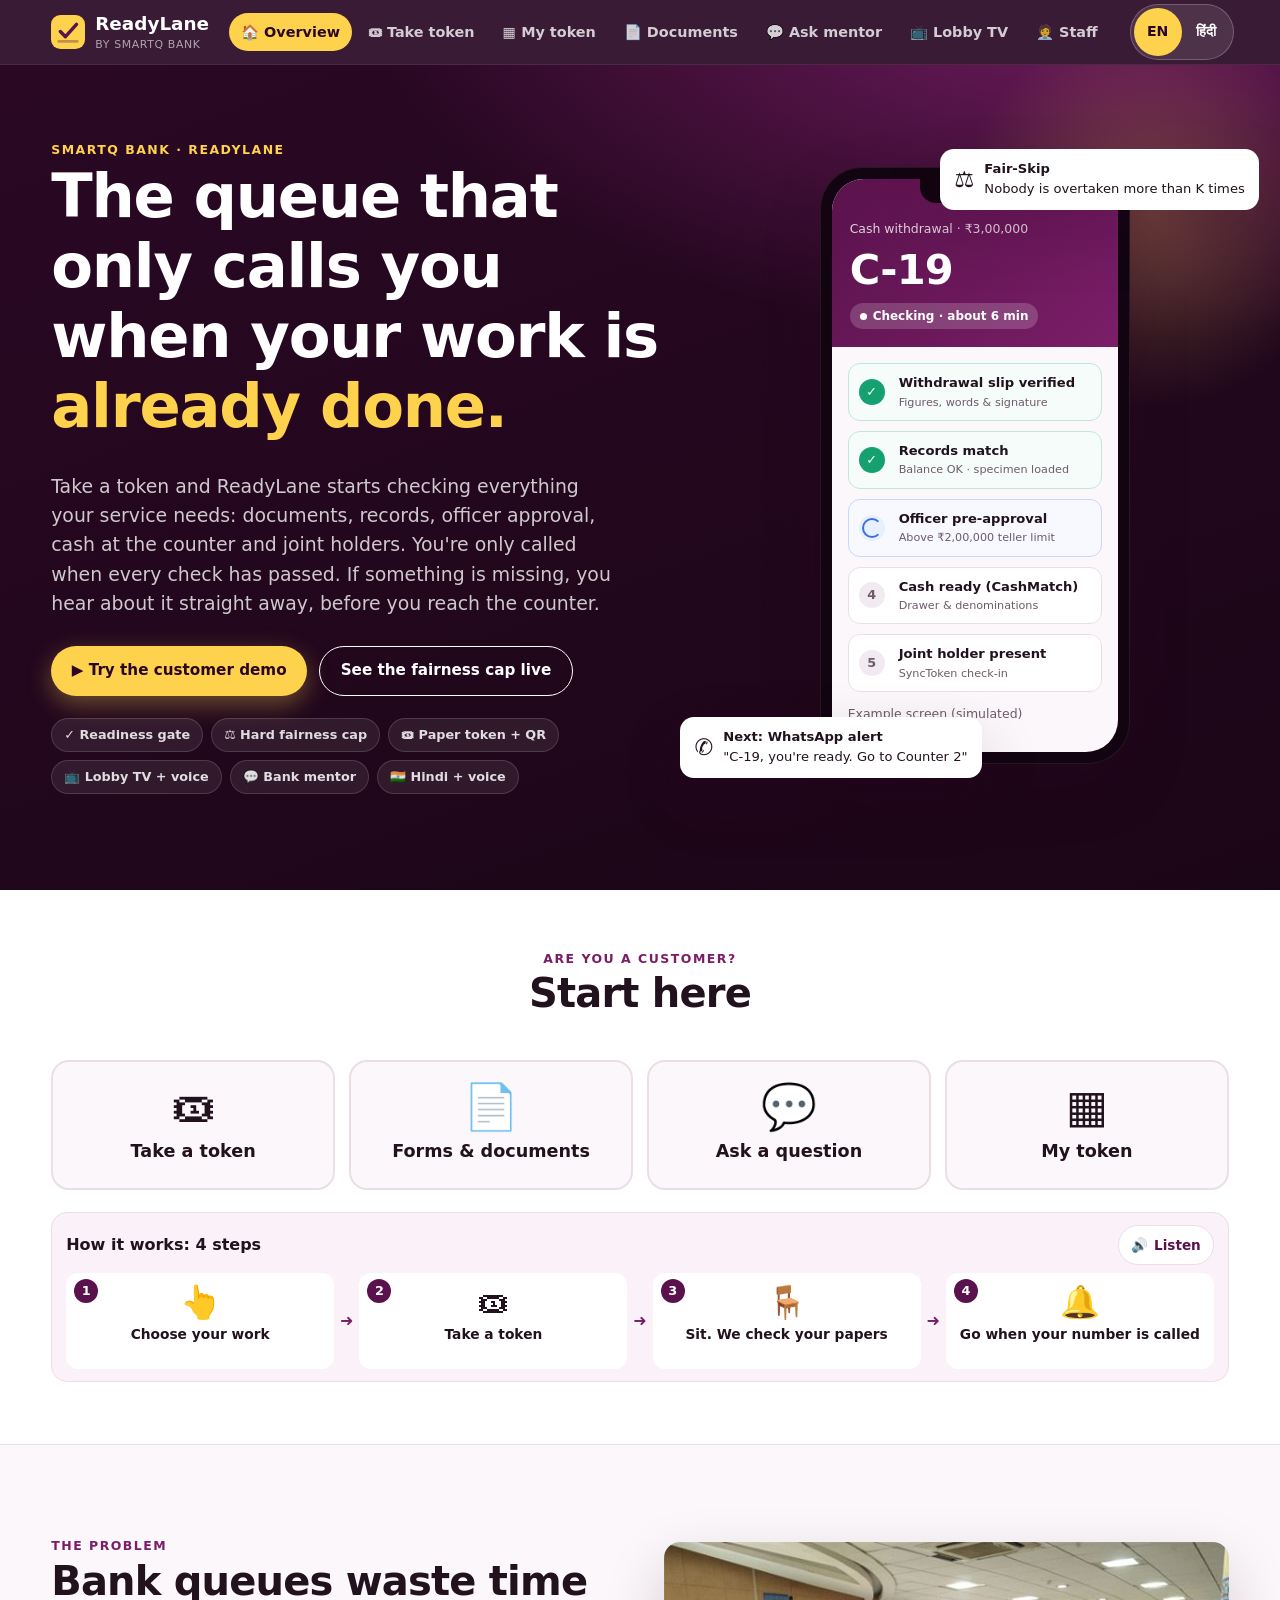
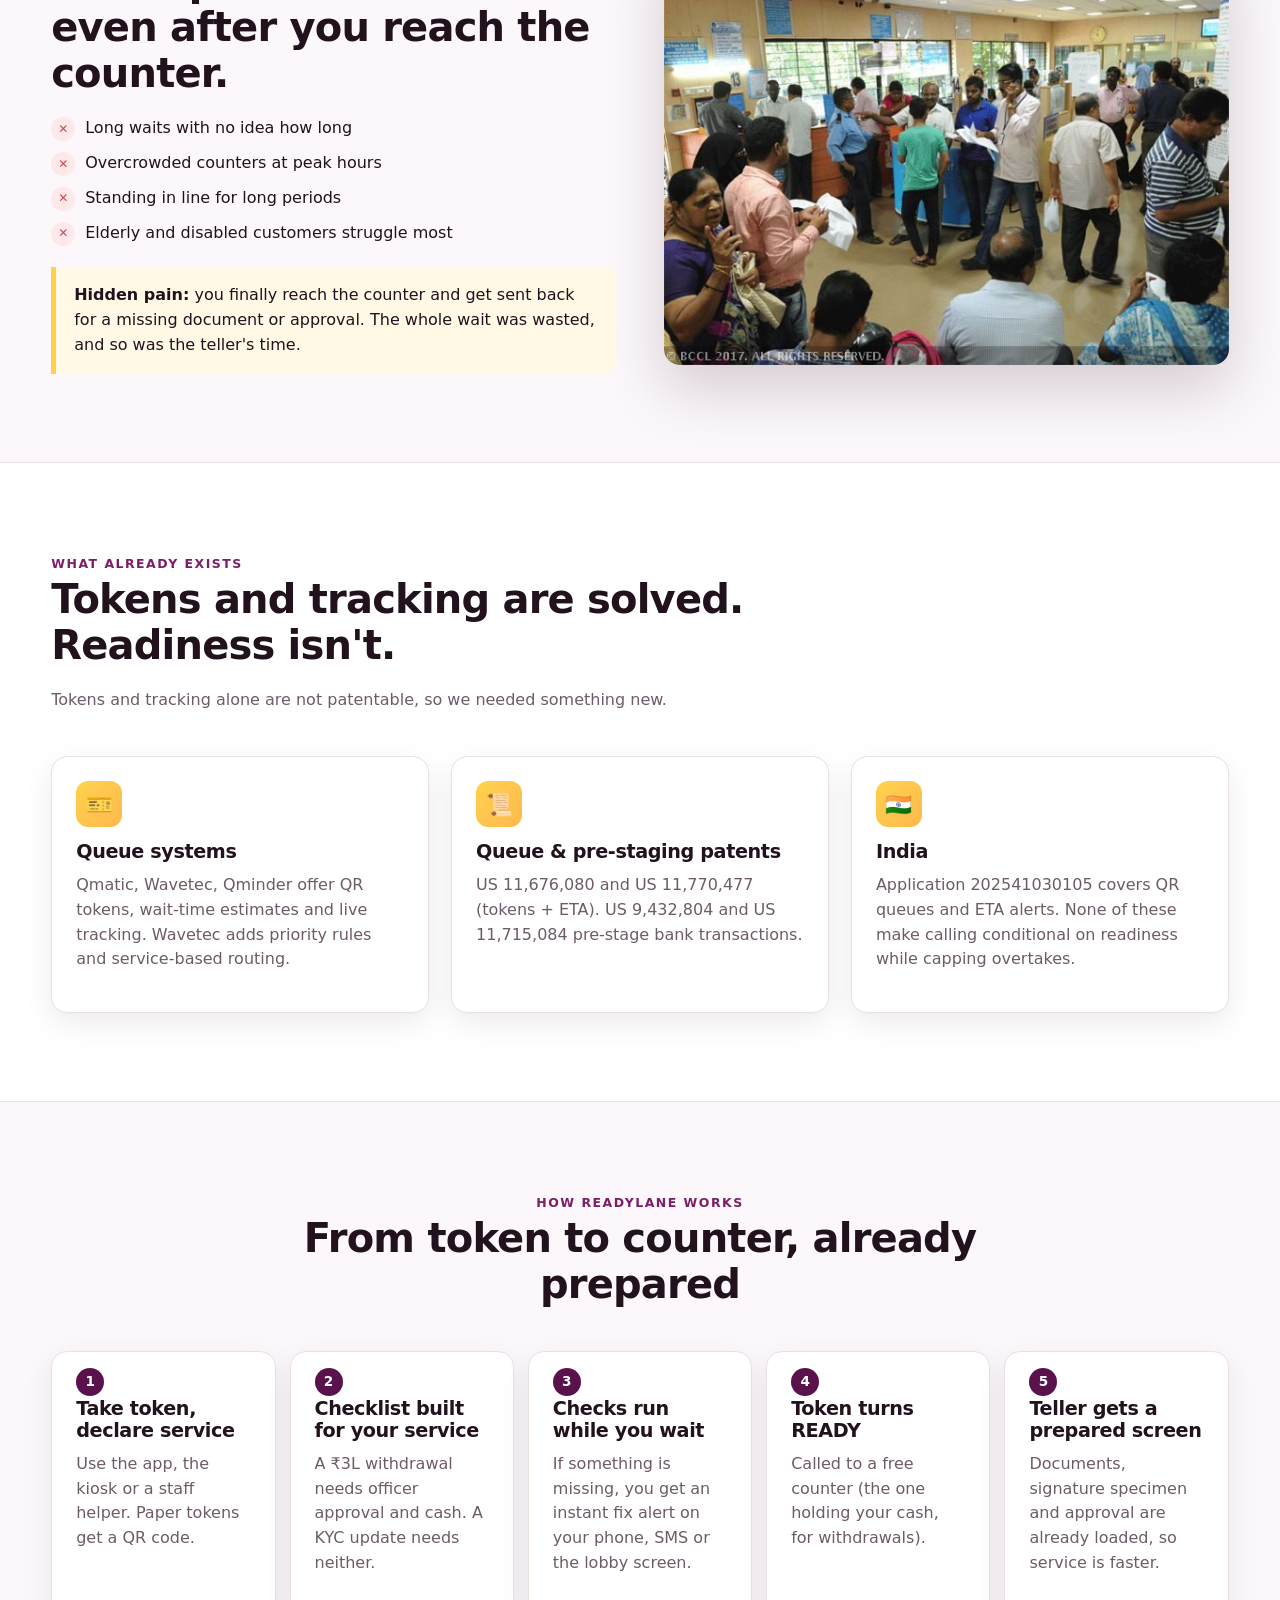
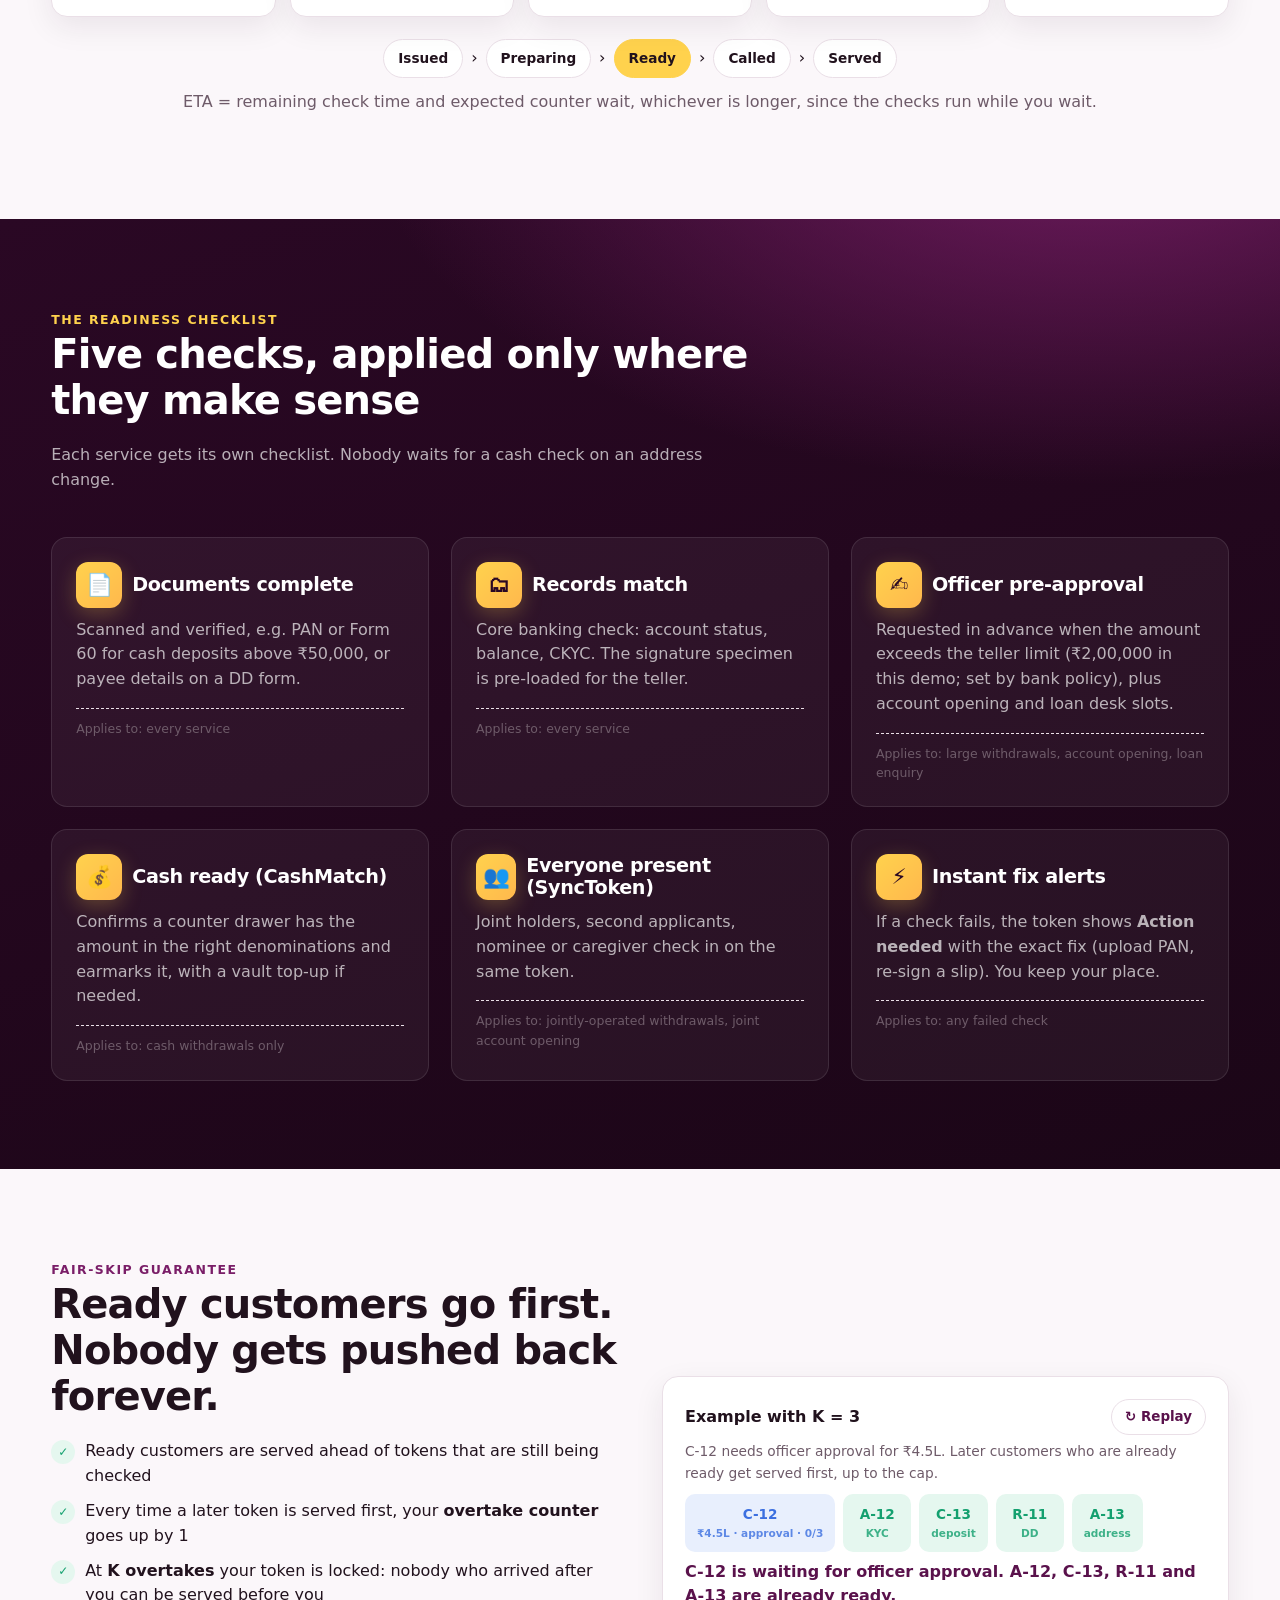
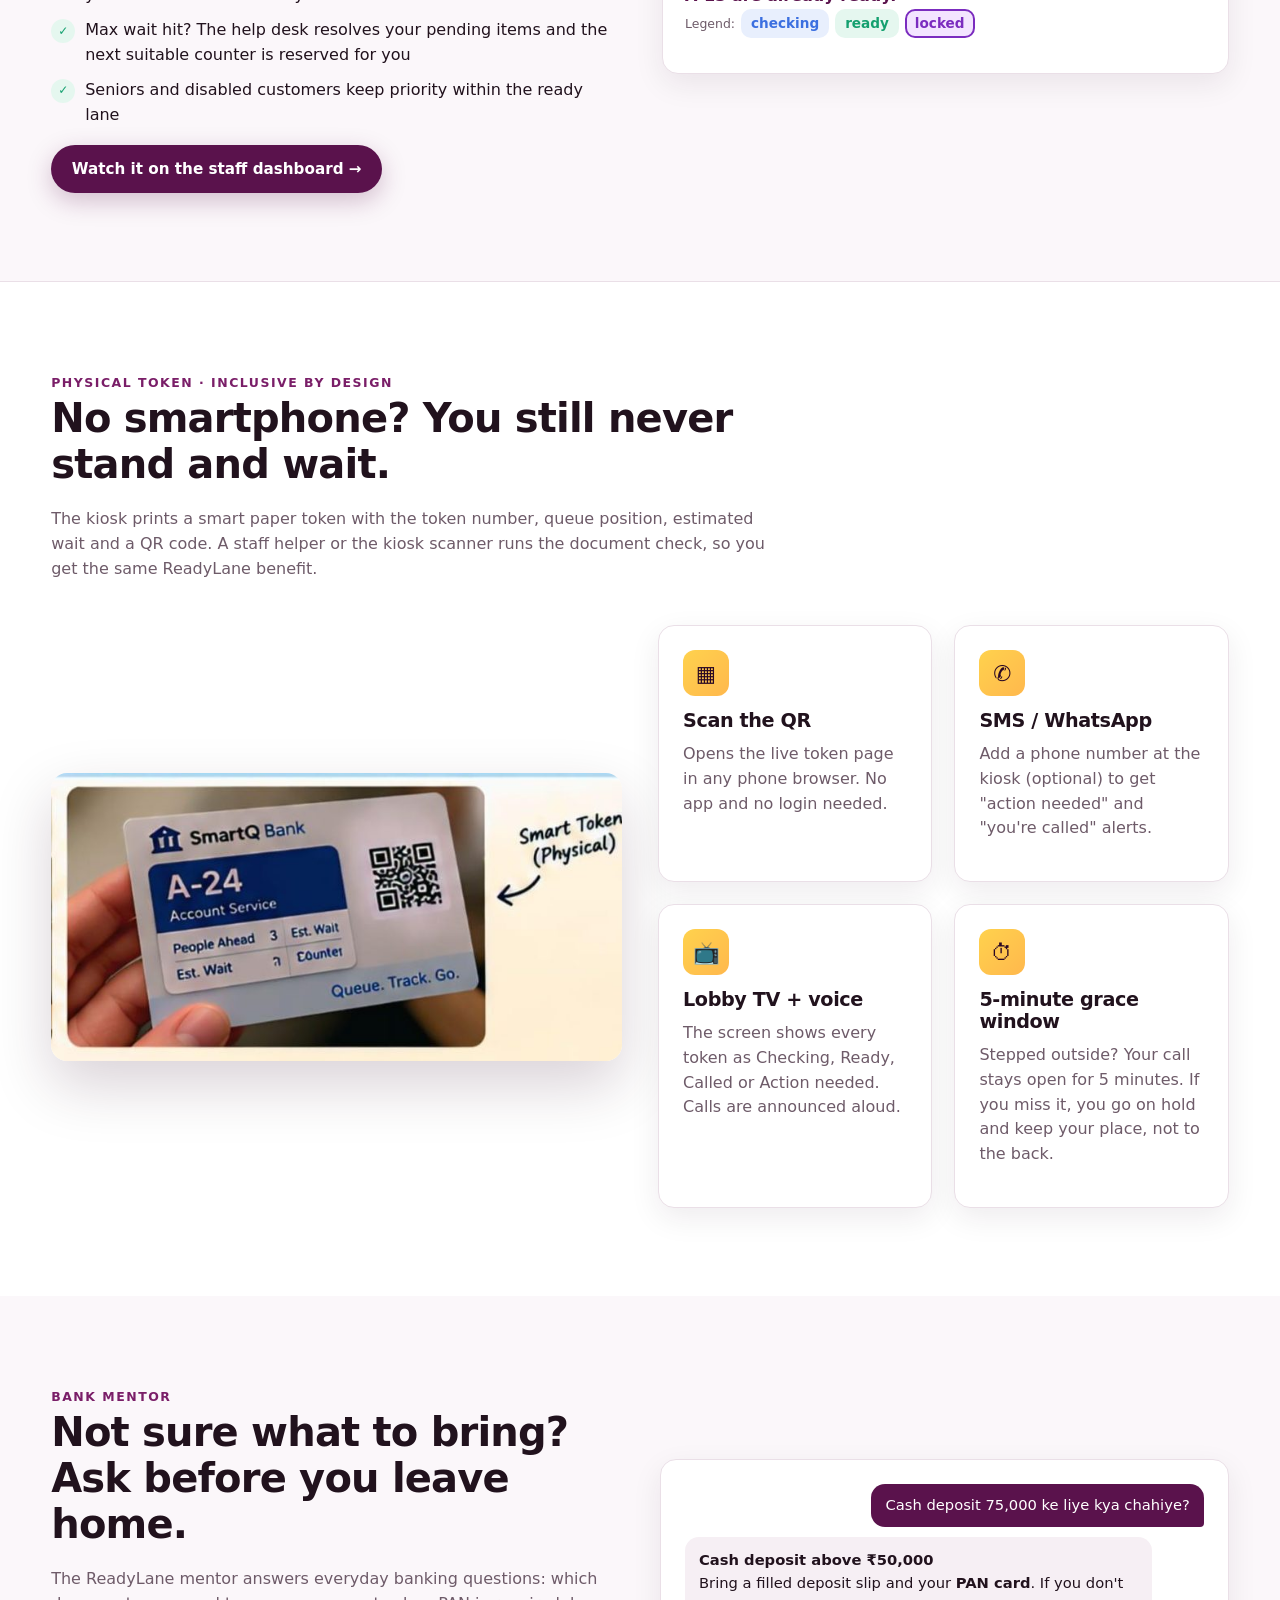
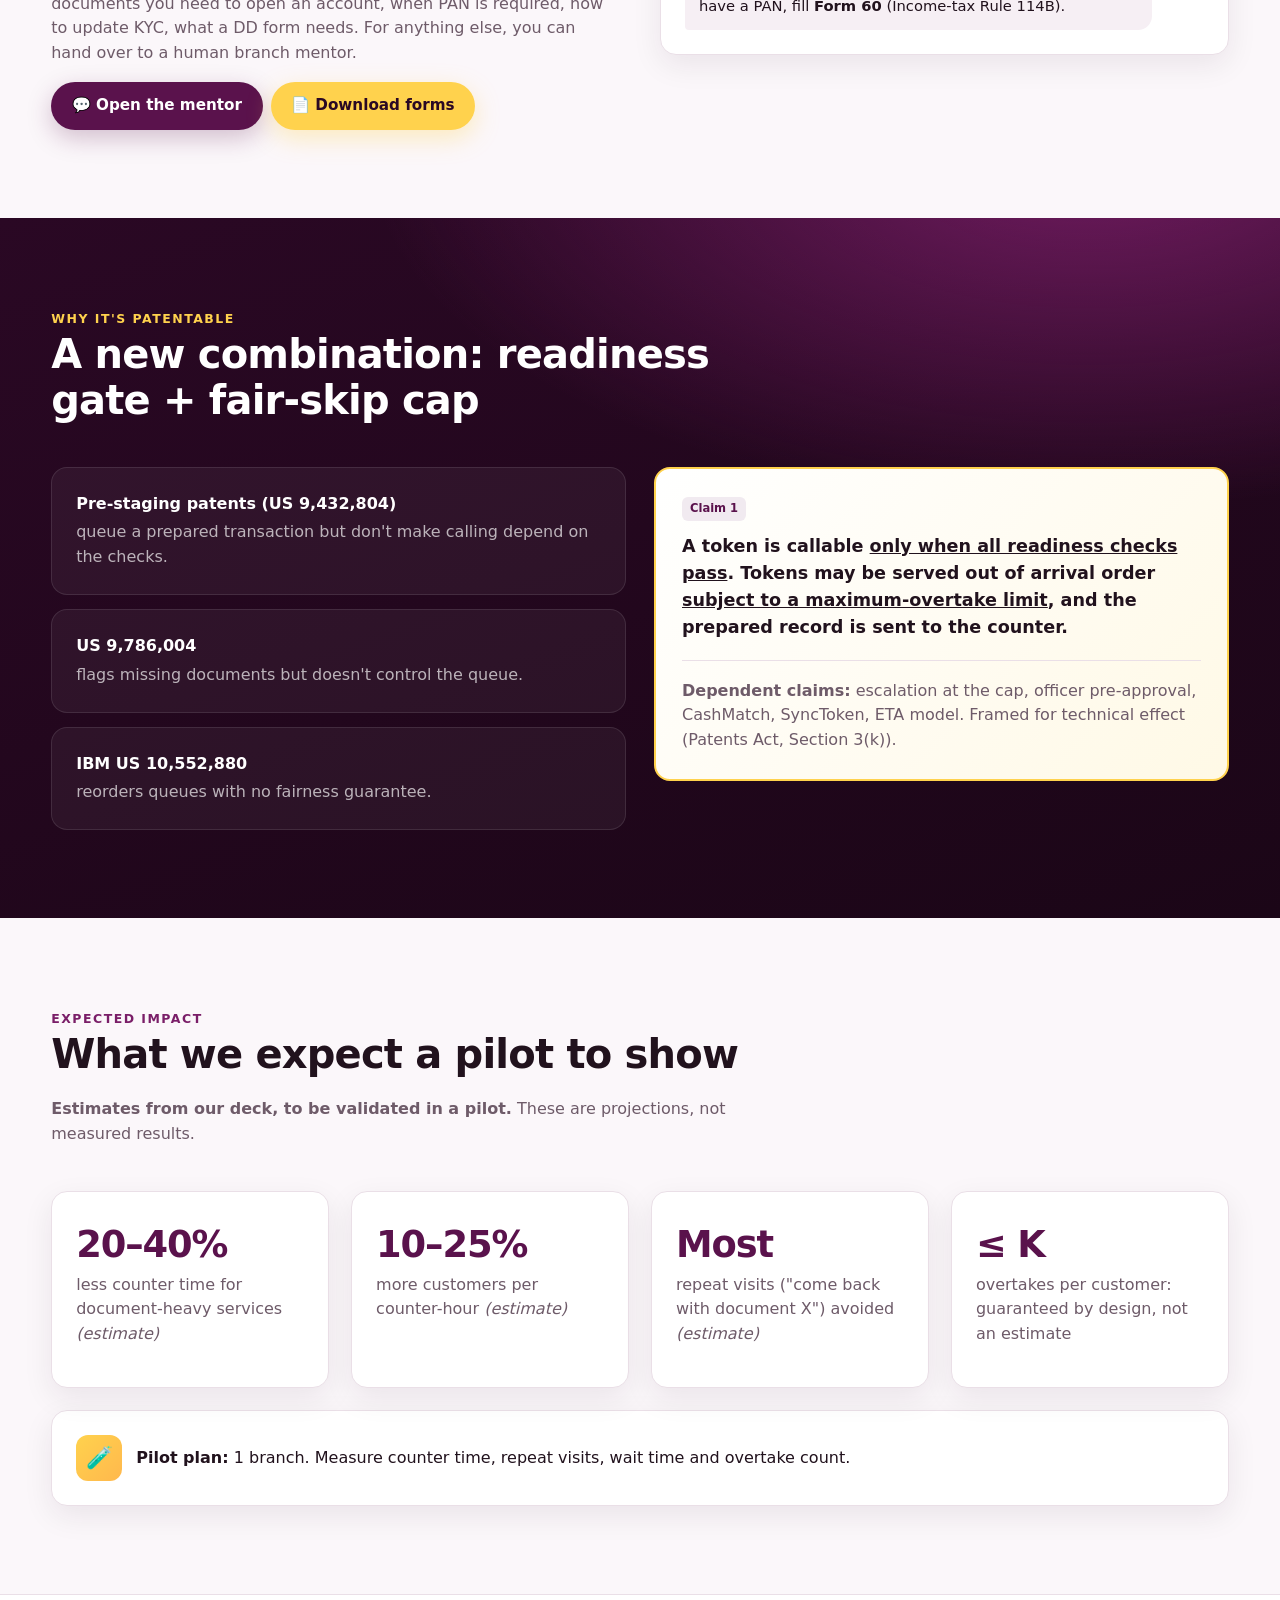
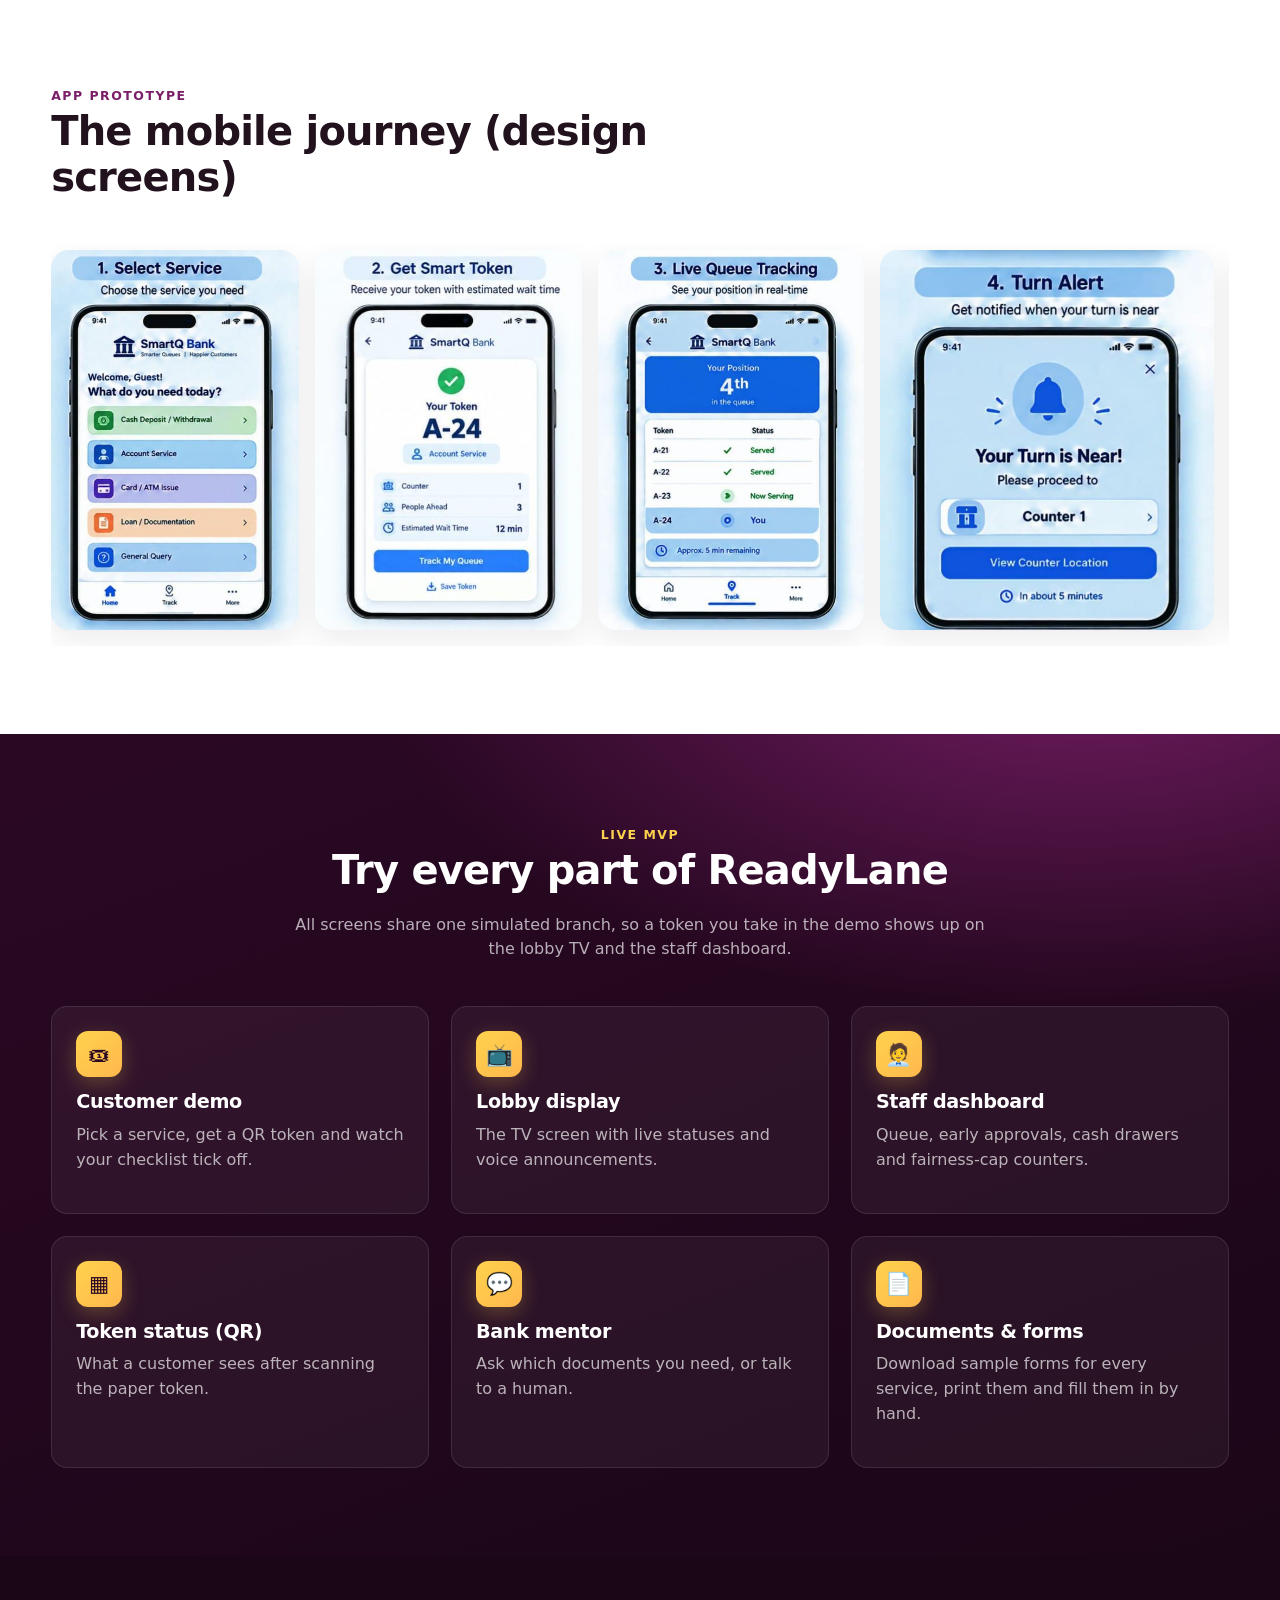
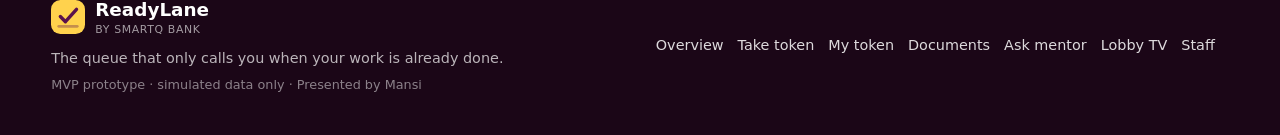
<file: index.html>
<!doctype html>
<html lang="en" data-title="ix.title"><head>
<meta charset="utf-8"><meta name="viewport" content="width=device-width,initial-scale=1">
<title>ReadyLane by SmartQ Bank: the queue that only calls you when your work is done</title>
<meta name="description" content="ReadyLane: bank branch queue that runs your service checklist in the background and calls you only when everything is ready, with a hard fairness cap.">
<link rel="icon" href="data:image/svg+xml,%3Csvg xmlns=%22http://www.w3.org/2000/svg%22 viewBox=%220 0 40 40%22%3E%3Crect width=%2240%22 height=%2240%22 rx=%2211%22 fill=%22%23FFD24D%22/%3E%3Cpath d=%22M12 21l6 6 11-13%22 fill=%22none%22 stroke=%22%235A124C%22 stroke-width=%224%22 stroke-linecap=%22round%22 stroke-linejoin=%22round%22/%3E%3C/svg%3E">
<link rel="stylesheet" href="assets/css/style.css">
<style>
.hero-phone .check{padding:9px 10px;grid-template-columns:28px 1fr auto}
.hero-phone .check .ic{width:26px;height:26px;font-size:.8rem}
.hero-phone .check .t{font-size:.82rem}.hero-phone .check .d{font-size:.7rem}
.float-card{position:absolute;z-index:5;background:#fff;color:var(--ink);border-radius:14px;padding:10px 14px;box-shadow:var(--shadow-lg);font-size:.82rem;display:flex;gap:10px;align-items:center}
.float-card b{display:block}
.fc1{left:-40px;bottom:-14px}.fc2{right:-30px;top:-18px}
@media (max-width:1050px){.fc1,.fc2{display:none}}
.problem-img{border-radius:var(--r);box-shadow:var(--shadow-lg);aspect-ratio:4/3;object-fit:cover;width:100%}
.callout{border-left:5px solid var(--gold);background:#FFF9E6;padding:16px 18px;border-radius:0 12px 12px 0;font-weight:500}
.list{list-style:none;padding:0;margin:0;display:grid;gap:10px}
.list li{position:relative;padding-left:34px}
.list li::before{content:"✕";flex:none;width:24px;height:24px;border-radius:50%;background:var(--bad-bg);color:var(--bad);display:grid;place-items:center;font-size:.75rem;font-weight:800;position:absolute;left:0;top:1px}
.list.ok li::before{content:"✓";background:var(--ok-bg);color:var(--ok)}
.flow{display:grid;grid-template-columns:repeat(5,1fr);gap:14px;counter-reset:s}
@media (max-width:900px){.flow{grid-template-columns:1fr 1fr}}
@media (max-width:560px){.flow{grid-template-columns:1fr}}
.flow .card{position:relative;padding-top:46px}
.flow .card::before{counter-increment:s;content:counter(s);position:absolute;top:16px;left:24px;width:28px;height:28px;border-radius:50%;background:var(--plum);color:#fff;font-weight:800;display:grid;place-items:center;font-size:.85rem}
.stage-bar{display:flex;gap:8px;flex-wrap:wrap;margin-top:22px;align-items:center}
.stage-bar span.s{padding:8px 14px;border-radius:999px;background:#fff;border:1px solid var(--line);font-weight:700;font-size:.85rem}
.stage-bar span.s.y{background:var(--gold);border-color:var(--gold)}
.ck-grid .card h3{display:flex;gap:10px;align-items:center}
.ck-grid .applies{font-size:.78rem;color:var(--muted);margin-top:10px;border-top:1px dashed var(--line);padding-top:10px}
.fair-demo{background:#fff;color:var(--ink);border-radius:var(--r);padding:22px}
.lane{display:flex;gap:8px;flex-wrap:wrap;margin:10px 0 4px}
.tok{min-width:68px;padding:8px 10px;border-radius:10px;text-align:center;font-weight:800;font-size:.85rem;border:2px solid transparent;transition:.35s}
.tok small{display:block;font-weight:600;font-size:.66rem;opacity:.8}
.tok.r{background:var(--ok-bg);color:var(--ok)}.tok.p{background:var(--info-bg);color:var(--info)}.tok.l{background:#F3E4FF;color:#7B2CBF;border-color:#7B2CBF}.tok.s{background:#EEE9ED;color:#9a8b96;text-decoration:line-through}
.claim .muted{color:var(--muted)}
.claim{background:linear-gradient(135deg,#fff,#FFF9E6);border:2px solid var(--gold);border-radius:var(--r);padding:26px}
.stat{font-size:2.3rem;font-weight:800;color:var(--plum);letter-spacing:-.03em}
.dark .stat{color:var(--gold)}
.proto{display:flex;gap:16px;overflow-x:auto;padding:6px 2px 16px;scroll-snap-type:x mandatory}
.proto img{height:380px;width:auto;border-radius:18px;box-shadow:var(--shadow);scroll-snap-align:start;background:#fff}
.demo-links .card{text-decoration:none;transition:.2s;display:block}
.demo-links .card:hover{transform:translateY(-3px);box-shadow:var(--shadow-lg)}
.token-photo{border-radius:var(--r);box-shadow:var(--shadow-lg);width:100%}
</style>
</head><body>
<header id="nav"></header>

<!-- HERO -->
<section class="hero dark">
 <div class="glow"></div>
 <div class="container hero-grid">
  <div class="fade-up">
   <span class="eyebrow light">SmartQ Bank · ReadyLane</span>
   <h1 data-i18n-html="ix.h1">The queue that only calls you when your work is <span class="hl">already done.</span></h1>
   <p class="lead" data-i18n="ix.lead">Take a token and ReadyLane starts checking everything your service needs: documents, records, officer approval, cash at the counter and joint holders. You're only called when every check has passed. If something is missing, you hear about it straight away, before you reach the counter.</p>
   <div class="hero-ctas">
    <a class="btn btn-gold" href="demo.html" data-i18n="ix.cta1">▶ Try the customer demo</a>
    <a class="btn btn-ghost" href="staff.html" data-i18n="ix.cta2">See the fairness cap live</a>
   </div>
   <div class="pill-row">
    <span class="pill" data-i18n="ix.pill1">✓ Readiness gate</span><span class="pill" data-i18n="ix.pill2">⚖ Hard fairness cap</span><span class="pill" data-i18n="ix.pill3">🎟 Paper token + QR</span><span class="pill" data-i18n="ix.pill4">📺 Lobby TV + voice</span><span class="pill" data-i18n="ix.pill5">💬 Bank mentor</span><span class="pill" data-i18n="ix.pill6">🇮🇳 Hindi + voice</span>
   </div>
  </div>
  <div class="hero-visual">
   <div class="phone hero-phone"><div class="phone-notch"></div><div class="phone-screen">
    <div class="app-top"><div style="font-size:.78rem;opacity:.8" data-i18n="ix.ph.svc">Cash withdrawal · ₹3,00,000</div><div class="tk">C-19</div>
     <span class="chip checking" style="background:rgba(255,255,255,.18);color:#fff" data-i18n="ix.ph.chip">Checking · about 6 min</span></div>
    <div class="app-body">
     <ul class="checklist">
      <li class="check pass"><span class="ic">✓</span><div><div class="t" data-i18n="ck.cw.docs.l">Withdrawal slip verified</div><div class="d" data-i18n="ix.ph.d1">Figures, words &amp; signature</div></div></li>
      <li class="check pass"><span class="ic">✓</span><div><div class="t" data-i18n="ck.records.l">Records match</div><div class="d" data-i18n="ix.ph.d2">Balance OK · specimen loaded</div></div></li>
      <li class="check running"><span class="ic"></span><div><div class="t" data-i18n="ck.appr.l">Officer pre-approval</div><div class="d" data-i18n="ix.ph.d3">Above ₹2,00,000 teller limit</div></div></li>
      <li class="check"><span class="ic">4</span><div><div class="t" data-i18n="ck.cash.l">Cash ready (CashMatch)</div><div class="d" data-i18n="ix.ph.d4">Drawer &amp; denominations</div></div></li>
      <li class="check"><span class="ic">5</span><div><div class="t" data-i18n="ix.ph.l5">Joint holder present</div><div class="d" data-i18n="ix.ph.d5">SyncToken check-in</div></div></li>
     </ul>
     <p class="sim-note" style="margin-top:12px" data-i18n="ix.ph.note">Example screen (simulated)</p>
    </div></div></div>
   <div class="float-card fc1"><span style="font-size:1.4rem">✆</span><div data-i18n-html="ix.fc1"><b>Next: WhatsApp alert</b>"C-19, you're ready. Go to Counter 2"</div></div>
   <div class="float-card fc2"><span style="font-size:1.4rem">⚖</span><div data-i18n-html="ix.fc2"><b>Fair-Skip</b>Nobody is overtaken more than K times</div></div>
  </div>
 </div>
</section>

<!-- CUSTOMER QUICK START: big picture buttons, works for people who don't read well -->
<section class="cust-start" id="start" aria-labelledby="custH">
 <div class="container">
  <div class="section-head center"><span class="eyebrow" data-i18n="ix.cust.eb">Are you a customer?</span><h2 id="custH" data-i18n="ix.cust.h">Start here</h2></div>
  <div class="big-tiles">
   <a class="big-tile" href="demo.html"><span class="bt-ic" aria-hidden="true">🎟</span><b data-i18n="ix.cust.t1">Take a token</b></a>
   <a class="big-tile" href="documents.html"><span class="bt-ic" aria-hidden="true">📄</span><b data-i18n="ix.cust.t2">Forms &amp; documents</b></a>
   <a class="big-tile" href="mentor.html"><span class="bt-ic" aria-hidden="true">💬</span><b data-i18n="ix.cust.t3">Ask a question</b></a>
   <a class="big-tile" href="status.html"><span class="bt-ic" aria-hidden="true">▦</span><b data-i18n="ix.cust.t4">My token</b></a>
  </div>
  <div class="pic-steps" style="margin-top:22px"></div>
 </div>
</section>

<!-- PROBLEM -->
<section id="problem">
 <div class="container grid g2" style="align-items:center;gap:48px">
  <div>
   <span class="eyebrow" data-i18n="ix.pr.eb">The problem</span>
   <h2 data-i18n="ix.pr.h">Bank queues waste time even after you reach the counter.</h2>
   <ul class="list" style="margin:18px 0 22px">
    <li data-i18n="ix.pr.1">Long waits with no idea how long</li>
    <li data-i18n="ix.pr.2">Overcrowded counters at peak hours</li>
    <li data-i18n="ix.pr.3">Standing in line for long periods</li>
    <li data-i18n="ix.pr.4">Elderly and disabled customers struggle most</li>
   </ul>
   <div class="callout" data-i18n-html="ix.pr.call"><b>Hidden pain:</b> you finally reach the counter and get sent back for a missing document or approval. The whole wait was wasted, and so was the teller's time.</div>
  </div>
  <img class="problem-img" src="assets/img/crowded-branch.jpg" alt="Crowded bank branch" data-i18n-alt="ix.pr.alt">
 </div>
</section>

<!-- WHAT EXISTS -->
<section style="background:#fff;border-top:1px solid var(--line);border-bottom:1px solid var(--line)">
 <div class="container">
  <div class="section-head"><span class="eyebrow" data-i18n="ix.ex.eb">What already exists</span><h2 data-i18n="ix.ex.h">Tokens and tracking are solved. Readiness isn't.</h2>
   <p class="muted" data-i18n="ix.ex.p">Tokens and tracking alone are not patentable, so we needed something new.</p></div>
  <div class="grid g3">
   <div class="card"><div class="icon-badge">🎫</div><h3 data-i18n="ix.ex.1h">Queue systems</h3><p class="muted" data-i18n="ix.ex.1p">Qmatic, Wavetec, Qminder offer QR tokens, wait-time estimates and live tracking. Wavetec adds priority rules and service-based routing.</p></div>
   <div class="card"><div class="icon-badge">📜</div><h3 data-i18n="ix.ex.2h">Queue &amp; pre-staging patents</h3><p class="muted" data-i18n="ix.ex.2p">US 11,676,080 and US 11,770,477 (tokens + ETA). US 9,432,804 and US 11,715,084 pre-stage bank transactions.</p></div>
   <div class="card"><div class="icon-badge">🇮🇳</div><h3 data-i18n="ix.ex.3h">India</h3><p class="muted" data-i18n="ix.ex.3p">Application 202541030105 covers QR queues and ETA alerts. None of these make calling conditional on readiness while capping overtakes.</p></div>
  </div>
 </div>
</section>

<!-- HOW IT WORKS -->
<section id="how">
 <div class="container">
  <div class="section-head center"><span class="eyebrow" data-i18n="ix.how.eb">How ReadyLane works</span><h2 data-i18n="ix.how.h">From token to counter, already prepared</h2></div>
  <div class="flow">
   <div class="card"><h3 data-i18n="ix.how.1h">Take token, declare service</h3><p class="muted" data-i18n="ix.how.1p">Use the app, the kiosk or a staff helper. Paper tokens get a QR code.</p></div>
   <div class="card"><h3 data-i18n="ix.how.2h">Checklist built for your service</h3><p class="muted" data-i18n="ix.how.2p">A ₹3L withdrawal needs officer approval and cash. A KYC update needs neither.</p></div>
   <div class="card"><h3 data-i18n="ix.how.3h">Checks run while you wait</h3><p class="muted" data-i18n="ix.how.3p">If something is missing, you get an instant fix alert on your phone, SMS or the lobby screen.</p></div>
   <div class="card"><h3 data-i18n="ix.how.4h">Token turns READY</h3><p class="muted" data-i18n="ix.how.4p">Called to a free counter (the one holding your cash, for withdrawals).</p></div>
   <div class="card"><h3 data-i18n="ix.how.5h">Teller gets a prepared screen</h3><p class="muted" data-i18n="ix.how.5p">Documents, signature specimen and approval are already loaded, so service is faster.</p></div>
  </div>
  <div class="stage-bar" style="justify-content:center">
   <span class="s" data-i18n="stage.0">Issued</span>›<span class="s" data-i18n="stage.1">Preparing</span>›<span class="s y" data-i18n="stage.2">Ready</span>›<span class="s" data-i18n="stage.3">Called</span>›<span class="s" data-i18n="stage.4">Served</span>
  </div>
  <p class="muted" style="text-align:center;margin-top:12px" data-i18n="ix.how.eta">ETA = remaining check time and expected counter wait, whichever is longer, since the checks run while you wait.</p>
 </div>
</section>

<!-- CHECKLIST -->
<section class="dark" id="checklist">
 <div class="container">
  <div class="section-head"><span class="eyebrow light" data-i18n="ix.ck.eb">The readiness checklist</span><h2 data-i18n="ix.ck.h">Five checks, applied only where they make sense</h2>
   <p class="muted" data-i18n="ix.ck.p">Each service gets its own checklist. Nobody waits for a cash check on an address change.</p></div>
  <div class="grid g3 ck-grid">
   <div class="card"><h3><span class="icon-badge" style="margin:0">📄</span><span data-i18n="ix.ck.1h">Documents complete</span></h3><p class="muted" data-i18n="ix.ck.1p">Scanned and verified, e.g. PAN or Form 60 for cash deposits above ₹50,000, or payee details on a DD form.</p><div class="applies" data-i18n="ix.ck.1a">Applies to: every service</div></div>
   <div class="card"><h3><span class="icon-badge" style="margin:0">🗂</span><span data-i18n="ix.ck.2h">Records match</span></h3><p class="muted" data-i18n="ix.ck.2p">Core banking check: account status, balance, CKYC. The signature specimen is pre-loaded for the teller.</p><div class="applies" data-i18n="ix.ck.2a">Applies to: every service</div></div>
   <div class="card"><h3><span class="icon-badge" style="margin:0">✍</span><span data-i18n="ix.ck.3h">Officer pre-approval</span></h3><p class="muted" data-i18n="ix.ck.3p">Requested in advance when the amount exceeds the teller limit (₹2,00,000 in this demo; set by bank policy), plus account opening and loan desk slots.</p><div class="applies" data-i18n="ix.ck.3a">Applies to: large withdrawals, account opening, loan enquiry</div></div>
   <div class="card"><h3><span class="icon-badge" style="margin:0">💰</span><span data-i18n="ix.ck.4h">Cash ready (CashMatch)</span></h3><p class="muted" data-i18n="ix.ck.4p">Confirms a counter drawer has the amount in the right denominations and earmarks it, with a vault top-up if needed.</p><div class="applies" data-i18n="ix.ck.4a">Applies to: cash withdrawals only</div></div>
   <div class="card"><h3><span class="icon-badge" style="margin:0">👥</span><span data-i18n="ix.ck.5h">Everyone present (SyncToken)</span></h3><p class="muted" data-i18n="ix.ck.5p">Joint holders, second applicants, nominee or caregiver check in on the same token.</p><div class="applies" data-i18n="ix.ck.5a">Applies to: jointly-operated withdrawals, joint account opening</div></div>
   <div class="card"><h3><span class="icon-badge" style="margin:0">⚡</span><span data-i18n="ix.ck.6h">Instant fix alerts</span></h3><p class="muted" data-i18n-html="ix.ck.6p">If a check fails, the token shows <b>Action needed</b> with the exact fix (upload PAN, re-sign a slip). You keep your place.</p><div class="applies" data-i18n="ix.ck.6a">Applies to: any failed check</div></div>
  </div>
 </div>
</section>

<!-- FAIRNESS -->
<section id="fairness">
 <div class="container grid g2" style="gap:44px;align-items:center">
  <div>
   <span class="eyebrow" data-i18n="ix.fa.eb">Fair-Skip Guarantee</span>
   <h2 data-i18n="ix.fa.h">Ready customers go first. Nobody gets pushed back forever.</h2>
   <ul class="list ok" style="margin:18px 0">
    <li data-i18n-html="ix.fa.1">Ready customers are served ahead of tokens that are still being checked</li>
    <li data-i18n-html="ix.fa.2">Every time a later token is served first, your <b>overtake counter</b> goes up by 1</li>
    <li data-i18n-html="ix.fa.3">At <b>K overtakes</b> your token is locked: nobody who arrived after you can be served before you</li>
    <li data-i18n-html="ix.fa.4">Max wait hit? The help desk resolves your pending items and the next suitable counter is reserved for you</li>
    <li data-i18n-html="ix.fa.5">Seniors and disabled customers keep priority within the ready lane</li>
   </ul>
   <a class="btn btn-plum" href="staff.html" data-i18n="ix.fa.btn">Watch it on the staff dashboard →</a>
  </div>
  <div class="fair-demo card" id="fairDemo">
   <div style="display:flex;justify-content:space-between;align-items:center;gap:10px;flex-wrap:wrap">
    <b data-i18n="ix.fa.ex">Example with K = 3</b><button class="btn btn-sm btn-light" id="fairReplay" data-i18n="ix.fa.replay">↻ Replay</button></div>
   <p class="muted" style="font-size:.86rem;margin:6px 0 0" data-i18n="ix.fa.p">C-12 needs officer approval for ₹4.5L. Later customers who are already ready get served first, up to the cap.</p>
   <div class="lane" id="fairLane"></div>
   <div id="fairMsg" style="font-weight:700;color:var(--plum);min-height:48px;margin-top:8px"></div>
   <p class="sim-note"><span data-i18n="ix.fa.leg">Legend:</span> <span class="tok p" style="min-width:0;padding:2px 8px" data-i18n="ix.fa.l1">checking</span> <span class="tok r" style="min-width:0;padding:2px 8px" data-i18n="ix.fa.l2">ready</span> <span class="tok l" style="min-width:0;padding:2px 8px" data-i18n="ix.fa.l3">locked</span></p>
  </div>
 </div>
</section>

<!-- PHYSICAL TOKEN & INCLUSION -->
<section style="background:#fff;border-top:1px solid var(--line)" id="physical">
 <div class="container">
  <div class="section-head"><span class="eyebrow" data-i18n="ix.ph2.eb">Physical token · inclusive by design</span><h2 data-i18n="ix.ph2.h">No smartphone? You still never stand and wait.</h2>
   <p class="muted" data-i18n="ix.ph2.p">The kiosk prints a smart paper token with the token number, queue position, estimated wait and a QR code. A staff helper or the kiosk scanner runs the document check, so you get the same ReadyLane benefit.</p></div>
  <div class="grid g2" style="gap:36px;align-items:center">
   <img class="token-photo" src="assets/img/physical-token.jpg" alt="SmartQ Bank physical token A-24 with QR code" data-i18n-alt="ix.ph2.alt">
   <div class="grid g2">
    <div class="card"><div class="icon-badge">▦</div><h3 data-i18n="ix.ph2.1h">Scan the QR</h3><p class="muted" data-i18n="ix.ph2.1p">Opens the live token page in any phone browser. No app and no login needed.</p></div>
    <div class="card"><div class="icon-badge">✆</div><h3>SMS / WhatsApp</h3><p class="muted" data-i18n="ix.ph2.2p">Add a phone number at the kiosk (optional) to get "action needed" and "you're called" alerts.</p></div>
    <div class="card"><div class="icon-badge">📺</div><h3 data-i18n="ix.ph2.3h">Lobby TV + voice</h3><p class="muted" data-i18n="ix.ph2.3p">The screen shows every token as Checking, Ready, Called or Action needed. Calls are announced aloud.</p></div>
    <div class="card"><div class="icon-badge">⏱</div><h3 data-i18n="ix.ph2.4h">5-minute grace window</h3><p class="muted" data-i18n="ix.ph2.4p">Stepped outside? Your call stays open for 5 minutes. If you miss it, you go on hold and keep your place, not to the back.</p></div>
   </div>
  </div>
 </div>
</section>

<!-- MENTOR -->
<section id="mentor-teaser">
 <div class="container grid g2" style="align-items:center;gap:40px">
  <div>
   <span class="eyebrow" data-i18n="ix.mt.eb">Bank mentor</span>
   <h2 data-i18n="ix.mt.h">Not sure what to bring? Ask before you leave home.</h2>
   <p class="muted" data-i18n="ix.mt.p">The ReadyLane mentor answers everyday banking questions: which documents you need to open an account, when PAN is required, how to update KYC, what a DD form needs. For anything else, you can hand over to a human branch mentor.</p>
   <div class="ctrls"><a class="btn btn-plum" href="mentor.html" data-i18n="ix.mt.btn">💬 Open the mentor</a><a class="btn btn-gold" href="documents.html" data-i18n="ix.mt.docs">📄 Download forms</a></div>
  </div>
  <div class="card">
   <div style="display:grid;gap:10px;font-size:.92rem">
    <div style="justify-self:end;background:var(--plum);color:#fff;padding:10px 14px;border-radius:14px 14px 4px 14px;max-width:80%" data-i18n="ix.mt.q">Cash deposit 75,000 ke liye kya chahiye?</div>
    <div style="background:#F6EFF4;padding:12px 14px;border-radius:14px 14px 14px 4px;max-width:90%" data-i18n-html="ix.mt.a"><b>Cash deposit above ₹50,000</b><br>Bring a filled deposit slip and your <b>PAN card</b>. If you don't have a PAN, fill <b>Form 60</b> (Income-tax Rule 114B).</div>
   </div>
  </div>
 </div>
</section>

<!-- PATENT -->
<section class="dark" id="patent">
 <div class="container">
  <div class="section-head"><span class="eyebrow light" data-i18n="ix.pt.eb">Why it's patentable</span><h2 data-i18n="ix.pt.h">A new combination: readiness gate + fair-skip cap</h2></div>
  <div class="grid g2" style="gap:28px;align-items:start">
   <div class="grid" style="gap:14px">
    <div class="card"><b data-i18n="ix.pt.1b">Pre-staging patents (US 9,432,804)</b><p class="muted" style="margin:4px 0 0" data-i18n="ix.pt.1p">queue a prepared transaction but don't make calling depend on the checks.</p></div>
    <div class="card"><b>US 9,786,004</b><p class="muted" style="margin:4px 0 0" data-i18n="ix.pt.2p">flags missing documents but doesn't control the queue.</p></div>
    <div class="card"><b>IBM US 10,552,880</b><p class="muted" style="margin:4px 0 0" data-i18n="ix.pt.3p">reorders queues with no fairness guarantee.</p></div>
   </div>
   <div class="claim" style="color:var(--ink)">
    <span class="tag" data-i18n="ix.pt.tag">Claim 1</span>
    <p style="font-size:1.1rem;font-weight:600;margin:12px 0" data-i18n-html="ix.pt.claim">A token is callable <u>only when all readiness checks pass</u>. Tokens may be served out of arrival order <u>subject to a maximum-overtake limit</u>, and the prepared record is sent to the counter.</p>
    <div class="divider"></div>
    <p class="muted" style="margin:0" data-i18n-html="ix.pt.dep"><b>Dependent claims:</b> escalation at the cap, officer pre-approval, CashMatch, SyncToken, ETA model. Framed for technical effect (Patents Act, Section 3(k)).</p>
   </div>
  </div>
 </div>
</section>

<!-- IMPACT -->
<section id="impact">
 <div class="container">
  <div class="section-head"><span class="eyebrow" data-i18n="ix.im.eb">Expected impact</span><h2 data-i18n="ix.im.h">What we expect a pilot to show</h2>
   <p class="muted" data-i18n-html="ix.im.p"><b>Estimates from our deck, to be validated in a pilot.</b> These are projections, not measured results.</p></div>
  <div class="grid g4">
   <div class="card"><div class="stat">20–40%</div><p class="muted" data-i18n-html="ix.im.1">less counter time for document-heavy services <i>(estimate)</i></p></div>
   <div class="card"><div class="stat">10–25%</div><p class="muted" data-i18n-html="ix.im.2">more customers per counter-hour <i>(estimate)</i></p></div>
   <div class="card"><div class="stat" data-i18n="ix.im.3s">Most</div><p class="muted" data-i18n-html="ix.im.3">repeat visits ("come back with document X") avoided <i>(estimate)</i></p></div>
   <div class="card"><div class="stat">≤ K</div><p class="muted" data-i18n="ix.im.4">overtakes per customer: guaranteed by design, not an estimate</p></div>
  </div>
  <div class="card" style="margin-top:22px;display:flex;gap:14px;align-items:center;flex-wrap:wrap"><span class="icon-badge" style="margin:0">🧪</span><div data-i18n-html="ix.im.pilot"><b>Pilot plan:</b> 1 branch. Measure counter time, repeat visits, wait time and overtake count.</div></div>
 </div>
</section>

<!-- PROTOTYPE -->
<section style="background:#fff;border-top:1px solid var(--line)">
 <div class="container">
  <div class="section-head"><span class="eyebrow" data-i18n="ix.pro.eb">App prototype</span><h2 data-i18n="ix.pro.h">The mobile journey (design screens)</h2></div>
  <div class="proto">
   <img src="assets/img/proto-1-select.jpg" alt="Select service"><img src="assets/img/proto-2-token.jpg" alt="Get smart token"><img src="assets/img/proto-3-tracking.jpg" alt="Live queue tracking"><img src="assets/img/proto-4-alert.jpg" alt="Turn alert"><img src="assets/img/proto-5-counter.jpg" alt="Counter allocation"><img src="assets/img/proto-6-features.jpg" alt="Additional features">
  </div>
 </div>
</section>

<!-- DEMO LINKS -->
<section class="dark">
 <div class="container">
  <div class="section-head center"><span class="eyebrow light" data-i18n="ix.dl.eb">Live MVP</span><h2 data-i18n="ix.dl.h">Try every part of ReadyLane</h2><p class="muted" data-i18n="ix.dl.p">All screens share one simulated branch, so a token you take in the demo shows up on the lobby TV and the staff dashboard.</p></div>
  <div class="grid g3 demo-links">
   <a class="card" href="demo.html"><div class="icon-badge">🎟</div><h3 data-i18n="ix.dl.1h">Customer demo</h3><p class="muted" data-i18n="ix.dl.1p">Pick a service, get a QR token and watch your checklist tick off.</p></a>
   <a class="card" href="lobby.html"><div class="icon-badge">📺</div><h3 data-i18n="ix.dl.2h">Lobby display</h3><p class="muted" data-i18n="ix.dl.2p">The TV screen with live statuses and voice announcements.</p></a>
   <a class="card" href="staff.html"><div class="icon-badge">🧑‍💼</div><h3 data-i18n="ix.dl.3h">Staff dashboard</h3><p class="muted" data-i18n="ix.dl.3p">Queue, early approvals, cash drawers and fairness-cap counters.</p></a>
   <a class="card" href="status.html"><div class="icon-badge">▦</div><h3 data-i18n="ix.dl.4h">Token status (QR)</h3><p class="muted" data-i18n="ix.dl.4p">What a customer sees after scanning the paper token.</p></a>
   <a class="card" href="mentor.html"><div class="icon-badge">💬</div><h3 data-i18n="ix.dl.5h">Bank mentor</h3><p class="muted" data-i18n="ix.dl.5p">Ask which documents you need, or talk to a human.</p></a>
   <a class="card" href="documents.html"><div class="icon-badge">📄</div><h3 data-i18n="ix.dl.6h">Documents &amp; forms</h3><p class="muted" data-i18n="ix.dl.6p">Download sample forms for every service, print them and fill them in by hand.</p></a>
  </div>
 </div>
</section>

<footer id="footer"></footer>
<script src="assets/js/i18n.js"></script>
<script src="assets/js/common.js"></script>
<script>
// Fair-skip explainer animation (K = 3). Step-by-step, no randomness.
(function(){
 const lane=document.getElementById('fairLane'),msg=document.getElementById('fairMsg');
 const base=[['C-12','p','ix.t.c12'],['A-12','r','ix.t.kyc'],['C-13','r','ix.t.dep'],['R-11','r','ix.t.dd'],['A-13','r','ix.t.addr']];
 const steps=[{serve:null,ov:0,m:'ix.f0'},{serve:'A-12',ov:1,m:'ix.f1'},{serve:'C-13',ov:2,m:'ix.f2'},{serve:'R-11',ov:3,m:'ix.f3'},{serve:'C-12',ov:3,m:'ix.f4'}];
 let i=0,served=[],timer;
 function render(){const s=steps[i];if(s.serve&&!served.includes(s.serve))served.push(s.serve);
  lane.innerHTML=base.map(([id,c,l])=>{let cls=c;if(id==='C-12'&&s.ov>=3)cls='l';if(served.includes(id))cls='s';
   const extra=id==='C-12'?' · '+s.ov+'/3':'';return '<div class="tok '+cls+'">'+id+'<small>'+RL.t(l)+extra+'</small></div>'}).join('');
  msg.textContent=RL.t(s.m);}
 function play(){clearInterval(timer);i=0;served=[];render();timer=setInterval(()=>{i++;if(i>=steps.length){clearInterval(timer);return}render()},2200)}
 document.getElementById('fairReplay').onclick=play;
 const io=new IntersectionObserver(e=>{if(e[0].isIntersecting){play();io.disconnect()}});io.observe(lane);
 render();
 RL.onLang(render); // re-draw the current step in the new language
})();
</script>
</body></html>
</file>
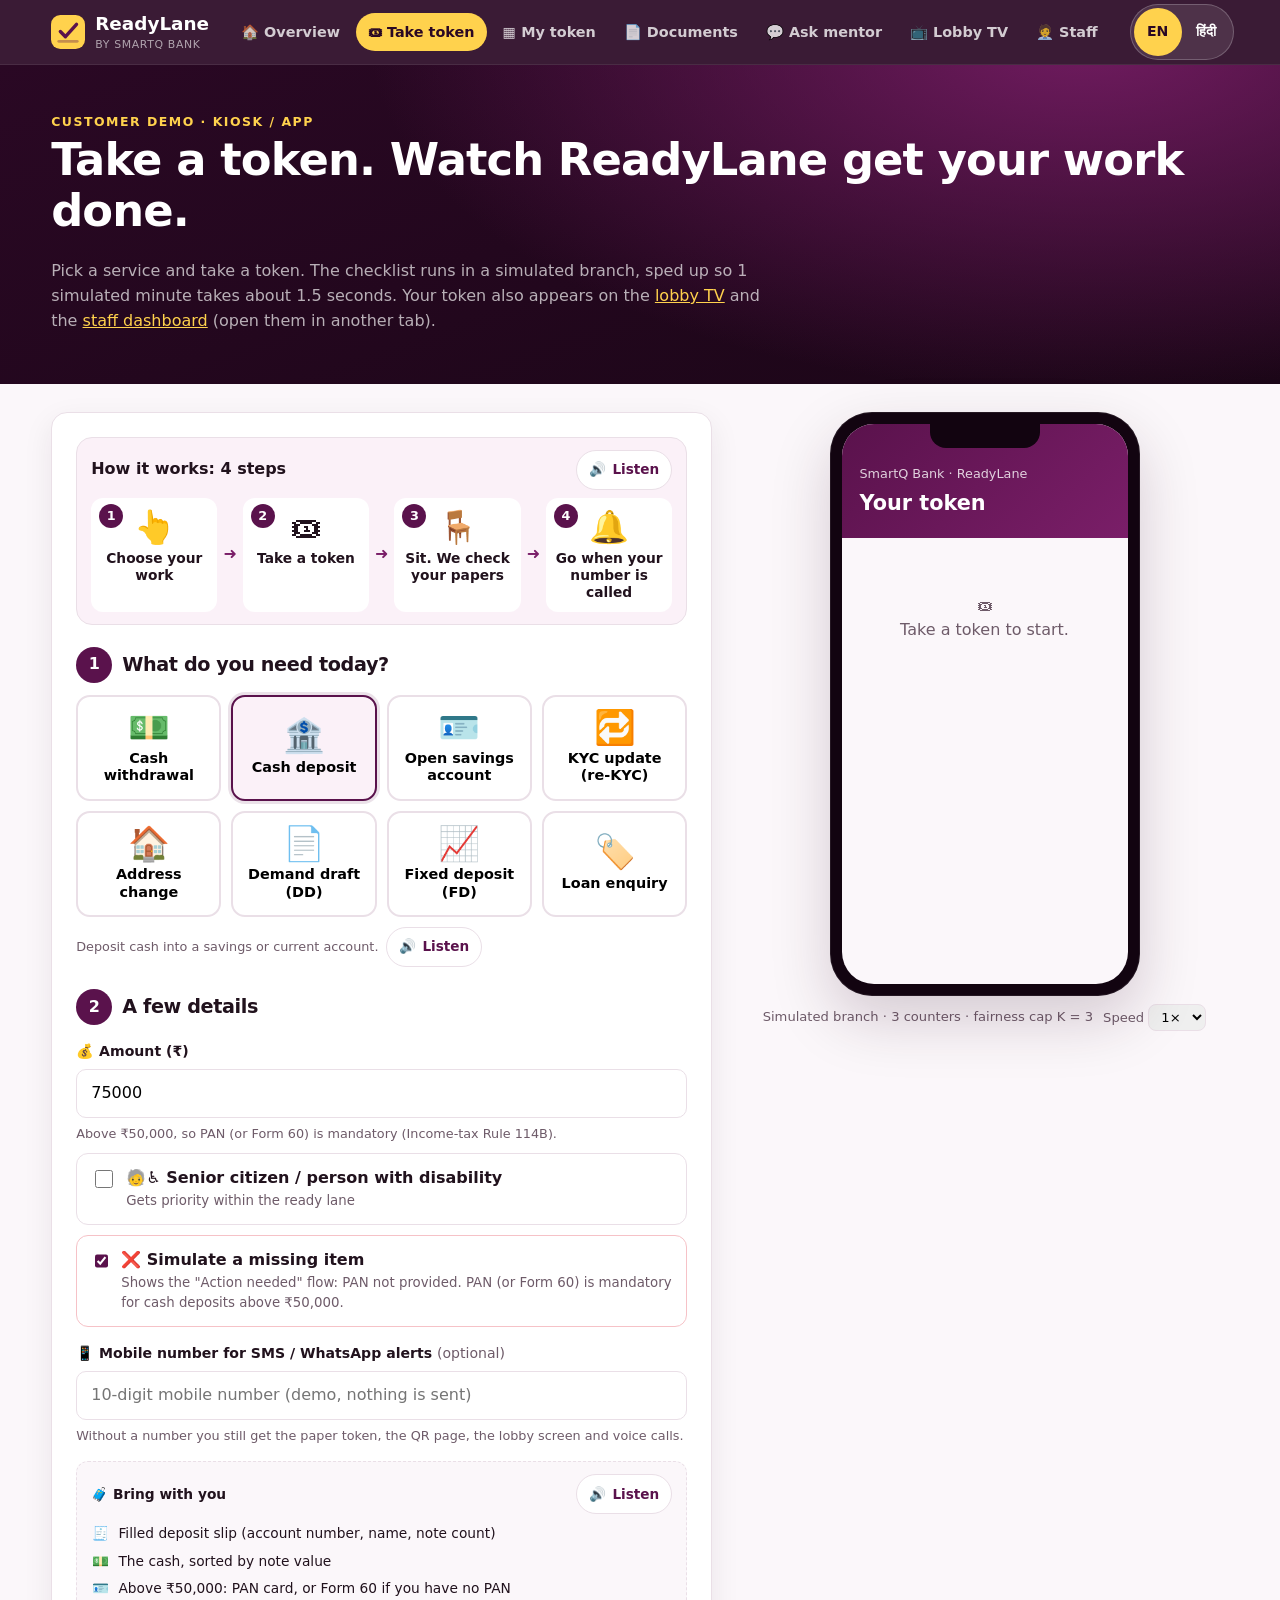
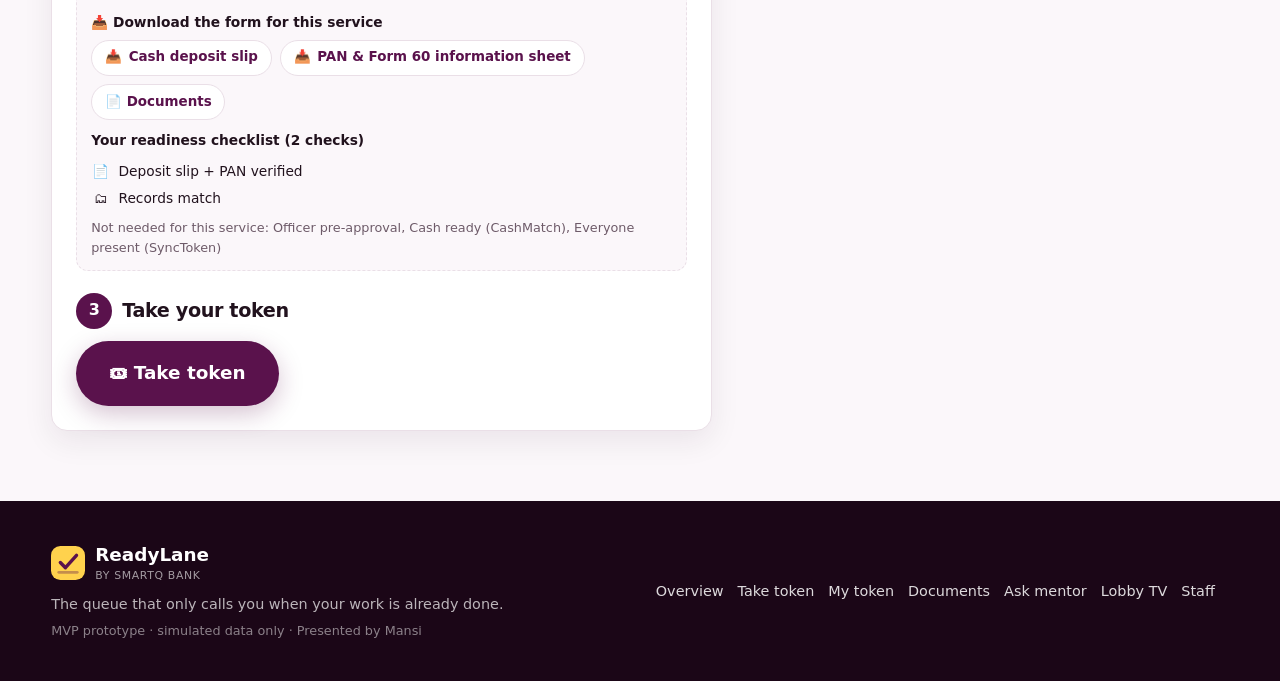
<file: demo.html>
<!doctype html>
<html lang="en" data-title="dm.title"><head>
<meta charset="utf-8"><meta name="viewport" content="width=device-width,initial-scale=1">
<title>Customer demo · ReadyLane</title>
<link rel="icon" href="data:image/svg+xml,%3Csvg xmlns=%22http://www.w3.org/2000/svg%22 viewBox=%220 0 40 40%22%3E%3Crect width=%2240%22 height=%2240%22 rx=%2211%22 fill=%22%23FFD24D%22/%3E%3Cpath d=%22M12 21l6 6 11-13%22 fill=%22none%22 stroke=%22%235A124C%22 stroke-width=%224%22 stroke-linecap=%22round%22 stroke-linejoin=%22round%22/%3E%3C/svg%3E">
<link rel="stylesheet" href="assets/css/style.css">
<style>
.demo-grid{display:grid;grid-template-columns:1.15fr .85fr;gap:28px;align-items:start;padding-bottom:70px}
@media (max-width:980px){.demo-grid{grid-template-columns:1fr}}
.svc-grid{display:grid;grid-template-columns:repeat(4,1fr);gap:10px}
@media (max-width:640px){.svc-grid{grid-template-columns:repeat(2,1fr)}}
.svc{border:2px solid var(--line);background:#fff;border-radius:14px;padding:14px 10px;min-height:96px;cursor:pointer;text-align:center;font:inherit;transition:.15s;display:flex;flex-direction:column;align-items:center;justify-content:center;gap:6px}
.svc:hover{border-color:var(--plum-2)}
.svc .e{font-size:2.1rem;line-height:1}.svc b{display:block;font-size:.9rem;line-height:1.2}
.svc.sel{border-color:var(--plum);background:#FBF1F8;box-shadow:0 0 0 3px rgba(90,18,76,.12)}
.field{display:grid;gap:6px;margin-top:16px}
.field label{font-weight:700;font-size:.88rem}
.input{font:inherit;padding:11px 14px;border:1.5px solid var(--line);border-radius:10px;background:#fff;width:100%}
.input:focus{outline:none;border-color:var(--plum)}
.toggle{display:flex;gap:10px;align-items:flex-start;padding:12px 14px;border:1.5px solid var(--line);border-radius:12px;background:#fff;cursor:pointer;margin-top:10px}
.toggle input{margin-top:4px;accent-color:var(--plum);width:18px;height:18px}
.toggle small{display:block;color:var(--muted)}
.preview{margin-top:16px;background:#FBF7FA;border:1px dashed var(--line);border-radius:12px;padding:12px 14px;font-size:.86rem}
.preview ul{margin:6px 0 0;padding-left:0;list-style:none}.preview li{display:flex;gap:8px;align-items:flex-start;padding:3px 0}.preview li .pi{flex:none;width:1.4em;text-align:center}
.preview .pv-h{display:flex;justify-content:space-between;align-items:center;gap:8px;flex-wrap:wrap}
.preview .pv-sec{margin-top:10px}
.step-h{display:flex;align-items:center;gap:10px;margin:22px 0 12px}.step-h:first-child{margin-top:0}
.step-h .n{flex:none;width:36px;height:36px;border-radius:50%;background:var(--plum);color:#fff;display:grid;place-items:center;font-weight:800}
.step-h h3{margin:0}
.sim-bar{display:flex;gap:10px;align-items:center;flex-wrap:wrap;font-size:.82rem;color:var(--muted);margin-top:8px}
.sim-bar select{font:inherit;padding:4px 8px;border-radius:8px;border:1px solid var(--line)}
</style>
</head><body>
<header id="nav"></header>
<div class="dark"><div class="container page-head">
 <span class="eyebrow light" data-i18n="dm.eb">Customer demo · kiosk / app</span>
 <h1 style="font-size:clamp(1.8rem,4vw,2.8rem)" data-i18n="dm.h1">Take a token. Watch ReadyLane get your work done.</h1>
 <p class="muted easy-hide" data-i18n-html="dm.p">Pick a service and take a token. The checklist runs in a simulated branch, sped up so 1 simulated minute takes about 1.5 seconds. Your token also appears on the <a href="lobby.html" style="color:var(--gold)">lobby TV</a> and the <a href="staff.html" style="color:var(--gold)">staff dashboard</a> (open them in another tab).</p>
</div></div>

<div class="container" style="margin-top:28px">
 <div class="demo-grid">
  <!-- LEFT: kiosk form -->
  <div class="card" id="kiosk">
   <div class="pic-steps"></div>
   <div class="step-h"><span class="n" aria-hidden="true">1</span><h3 data-i18n="dm.s1">What do you need today?</h3></div>
   <div class="svc-grid" id="svcGrid" role="group" aria-label="Services"></div>
   <div class="hint" id="svcBlurb" style="margin-top:10px;display:flex;gap:8px;align-items:center;flex-wrap:wrap" data-speak-scope></div>
   <div class="step-h"><span class="n" aria-hidden="true">2</span><h3 data-i18n="dm.s2">A few details</h3></div>

   <div class="field" id="amountField"><label for="amount"><span aria-hidden="true">💰</span> <span data-i18n="dm.amount">Amount (₹)</span></label>
    <input class="input" id="amount" type="number" min="100" step="100" inputmode="numeric">
    <div class="hint" id="amountHint"></div></div>

   <label class="toggle" id="jointField"><input type="checkbox" id="joint"><span><b id="jointLabel">Joint account</b><small id="jointHelp"></small></span></label>
   <label class="toggle"><input type="checkbox" id="senior"><span><b><span aria-hidden="true">🧓♿</span> <span data-i18n="dm.senior">Senior citizen / person with disability</span></b><small data-i18n="dm.seniorH">Gets priority within the ready lane</small></span></label>
   <label class="toggle" style="border-color:#F6C2C7"><input type="checkbox" id="problem"><span><b><span aria-hidden="true">❌</span> <span data-i18n="dm.problem">Simulate a missing item</span></b><small id="problemHelp"></small></span></label>

   <div class="field"><label for="phone"><span aria-hidden="true">📱</span> <span data-i18n-html="dm.phone">Mobile number for SMS / WhatsApp alerts <span class="muted" style="font-weight:500">(optional)</span></span></label>
    <input class="input" id="phone" type="tel" maxlength="10" placeholder="10-digit mobile number (demo, nothing is sent)" data-i18n-ph="dm.phonePh" inputmode="numeric">
    <div class="hint" id="phoneHint">Without a number you still get the paper token, the QR page, the lobby screen and voice calls.</div></div>

   <div class="preview" id="preview" data-speak-scope></div>
   <div class="step-h"><span class="n" aria-hidden="true">3</span><h3 data-i18n="dm.s3">Take your token</h3></div>
   <div class="ctrls" style="margin-top:0"><button class="btn btn-plum btn-big" id="issueBtn" data-i18n="dm.take">🎟 Take token</button></div>
  </div>

  <!-- RIGHT: phone -->
  <div>
   <div class="phone"><div class="phone-notch"></div><div class="phone-screen" id="phoneScreen">
    <div class="app-top"><div style="font-size:.8rem;opacity:.8">SmartQ Bank · ReadyLane</div><div style="font-weight:800;font-size:1.3rem;margin-top:4px" data-i18n="dm.your">Your token</div></div>
    <div class="app-body" id="tokenView" aria-live="polite"></div>
   </div></div>
   <div class="sim-bar" style="justify-content:center"><span id="simInfo">Simulated branch</span>
    <label><span data-i18n="dm.speed">Speed</span> <select id="speed"><option value="1">1×</option><option value="2">2×</option><option value="4">4×</option></select></label></div>
  </div>
 </div>
</div>
<footer id="footer"></footer>
<script src="assets/js/i18n.js"></script>
<script src="assets/vendor/qrcode.js"></script>
<script src="assets/js/common.js"></script>
<script src="assets/js/engine.js"></script>
<script src="assets/js/docs.js"></script>
<script src="assets/js/tokenview.js"></script>
<script>
const S=RL.SERVICES, inr=RL.inr, esc=RL.esc;
const DEF_AMT={cash_withdrawal:300000,cash_deposit:75000,demand_draft:25000,fixed_deposit:100000};
const MIN_AMT={cash_withdrawal:100,cash_deposit:100,demand_draft:100,fixed_deposit:1000};
const qs=new URLSearchParams(location.search).get('s');
let svc=S[qs]?qs:'cash_deposit';
const $=id=>document.getElementById(id);
const t=(k,p)=>RL.t(k,p);

function renderSvcs(){
 $('svcGrid').innerHTML=Object.entries(S).map(([k,v])=>'<button type="button" class="svc'+(k===svc?' sel':'')+'" data-k="'+k+'" aria-pressed="'+(k===svc)+'"><span class="e" aria-hidden="true">'+v.icon+'</span><b>'+esc(RL.svcName(k))+'</b></button>').join('');
 $('svcGrid').querySelectorAll('.svc').forEach(b=>b.onclick=()=>{svc=b.dataset.k;$('amount').value=DEF_AMT[svc]||'';$('joint').checked=false;renderSvcs();updateForm();
   if(RL.easy)RL.speak(RL.svcName(svc))});
}
function opts(){return{amount:S[svc].amount?Math.round(+$('amount').value||0):0,joint:S[svc].joint&&$('joint').checked,senior:$('senior').checked,problem:$('problem').checked,phone:$('phone').value.trim()}}
function updateForm(){
 const v=S[svc];
 $('svcBlurb').innerHTML='<span>'+esc(RL.svcBlurb(svc))+'</span>'+RL.listenBtn();
 $('amountField').style.display=v.amount?'':'none';
 $('jointField').style.display=v.joint?'':'none';
 if(svc==='cash_withdrawal'){$('jointLabel').textContent=t('dm.jointW.l');$('jointHelp').textContent=t('dm.jointW.h')}
 if(svc==='account_opening'){$('jointLabel').textContent=t('dm.jointA.l');$('jointHelp').textContent=t('dm.jointA.h')}
 const o=opts();
 let h='';
 if(svc==='cash_withdrawal')h=t(o.amount>RL.TELLER_LIMIT?'dm.h.cwOver':'dm.h.cwUnder',{lim:inr(RL.TELLER_LIMIT)});
 if(svc==='cash_deposit')h=t(o.amount>RL.PAN_CASH_LIMIT?'dm.h.cdOver':'dm.h.cdUnder',{lim:inr(RL.PAN_CASH_LIMIT)});
 if(svc==='demand_draft')h=t('dm.h.dd');
 if(svc==='fixed_deposit')h=t('dm.h.fd');
 $('amountHint').textContent=h;
 const P=v.problem, alt=P.needsAmountAbove&&o.amount<=P.needsAmountAbove;
 $('problemHelp').textContent=t('dm.problemHelp',{msg:t(P.k+(alt?'.alt':'')+'.msg')});
 // checklist preview + what to bring + forms (same rules as the engine and the Documents page)
 const C=RL.buildChecks(svc,Object.assign({},o,{problem:false}));
 const PIC={docs:'📄',records:'🗂',approval:'✍',cash:'💰',sync:'👥'};
 const skipped=Object.keys(PIC).filter(k=>!C.some(c=>c.type===k)).map(k=>t('ct.'+k));
 const bring=RL.bringList(svc,o),forms=RL.formsFor(svc);
 $('preview').innerHTML='<div class="pv-h"><b>'+t('dm.bring')+'</b>'+RL.listenBtn()+'</div><ul>'+bring.map(b=>'<li><span class="pi" aria-hidden="true">'+b.ic+'</span><span>'+esc(b.text)+'</span></li>').join('')+'</ul>'+
  '<div class="pv-sec no-speak"><b>'+t('dm.forms')+'</b><div class="ctrls" style="margin-top:6px">'+forms.map(f=>RL.formLink(f.id)).join('')+'<a class="btn btn-sm btn-light" href="documents.html#'+svc+'">📄 '+t('nav.documents')+'</a></div></div>'+
  '<div class="pv-sec"><b>'+t('dm.preview',{n:C.length})+'</b><ul>'+C.map(c=>'<li><span class="pi" aria-hidden="true">'+PIC[c.type]+'</span><span>'+esc(RL.ckLabel(c))+'</span></li>').join('')+'</ul>'+(skipped.length?'<div class="hint easy-hide" style="margin-top:6px">'+t('dm.notNeeded',{list:skipped.join(', ')})+'</div>':'')+'</div>';
 const bad=v.amount&&(!o.amount||o.amount<MIN_AMT[svc]);
 $('issueBtn').disabled=bad;$('amountHint').className='hint'+(bad?' warn':'');if(bad)$('amountHint').textContent=t('dm.h.min',{min:inr(MIN_AMT[svc])});
 const ph=$('phone').value.trim();$('phoneHint').className='hint'+(ph&&!/^[6-9]\d{9}$/.test(ph)?' warn':'');
 if(ph&&!/^[6-9]\d{9}$/.test(ph)){$('phoneHint').textContent=t('dm.phoneBad');$('issueBtn').disabled=true}
 else $('phoneHint').textContent=t('dm.phoneOk');
}
['amount','joint','senior','problem','phone'].forEach(id=>$(id).addEventListener('input',updateForm));
$('problem').checked=true;$('amount').value=DEF_AMT[svc]||'';
renderSvcs();updateForm();
RL.onLang(()=>{renderSvcs();updateForm();lastSim=''});

$('issueBtn').onclick=()=>{const tk=RL.issueMine(svc,opts());RL.toast('sys',t('dm.issued.t',{id:tk.id}),t('dm.issued.b'));
 if(window.innerWidth<980)document.querySelector('.phone').scrollIntoView({behavior:'smooth'})};
$('speed').onchange=e=>RL.setSpeed(+e.target.value);

const view=RL.TokenView($('tokenView'),{paper:true,interactive:true,notify:true,againHref:'#kiosk',empty:'<div class="empty"></div>'});
let lastSim='';
function render(st){
 const si=t('dm.sim',{n:st.counters.length,K:st.K})+(st.paused?t('dm.paused'):'');if(si!==lastSim){lastSim=si;$('simInfo').textContent=si}
 $('speed').value=String(st.speed||1);
 const m=RL.mine();
 if(!m){const e='<div class="empty">'+t('dm.empty')+'</div>';if($('tokenView').innerHTML!==e){view(st,null);$('tokenView').innerHTML=e}}
 else view(st,m);
}
RL.onChange(render);RL.start();
</script>
</body></html>
</file>
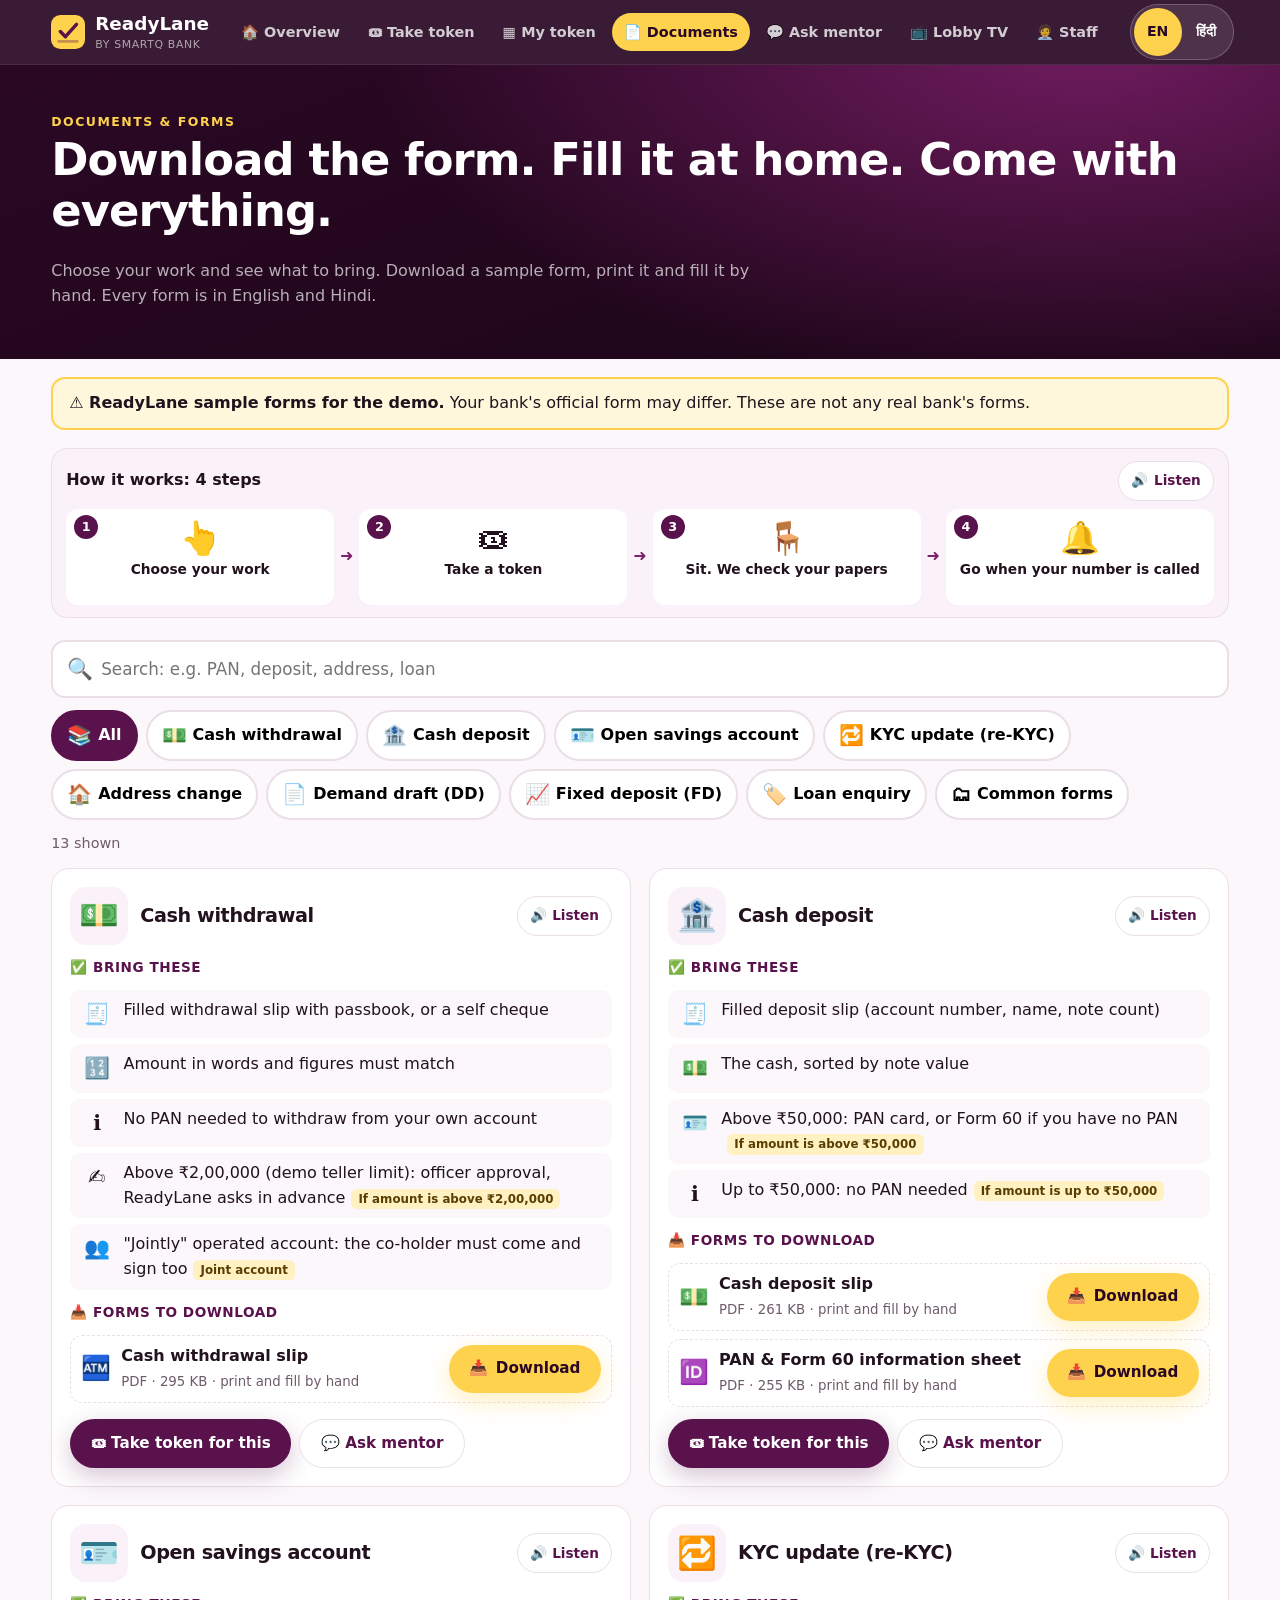
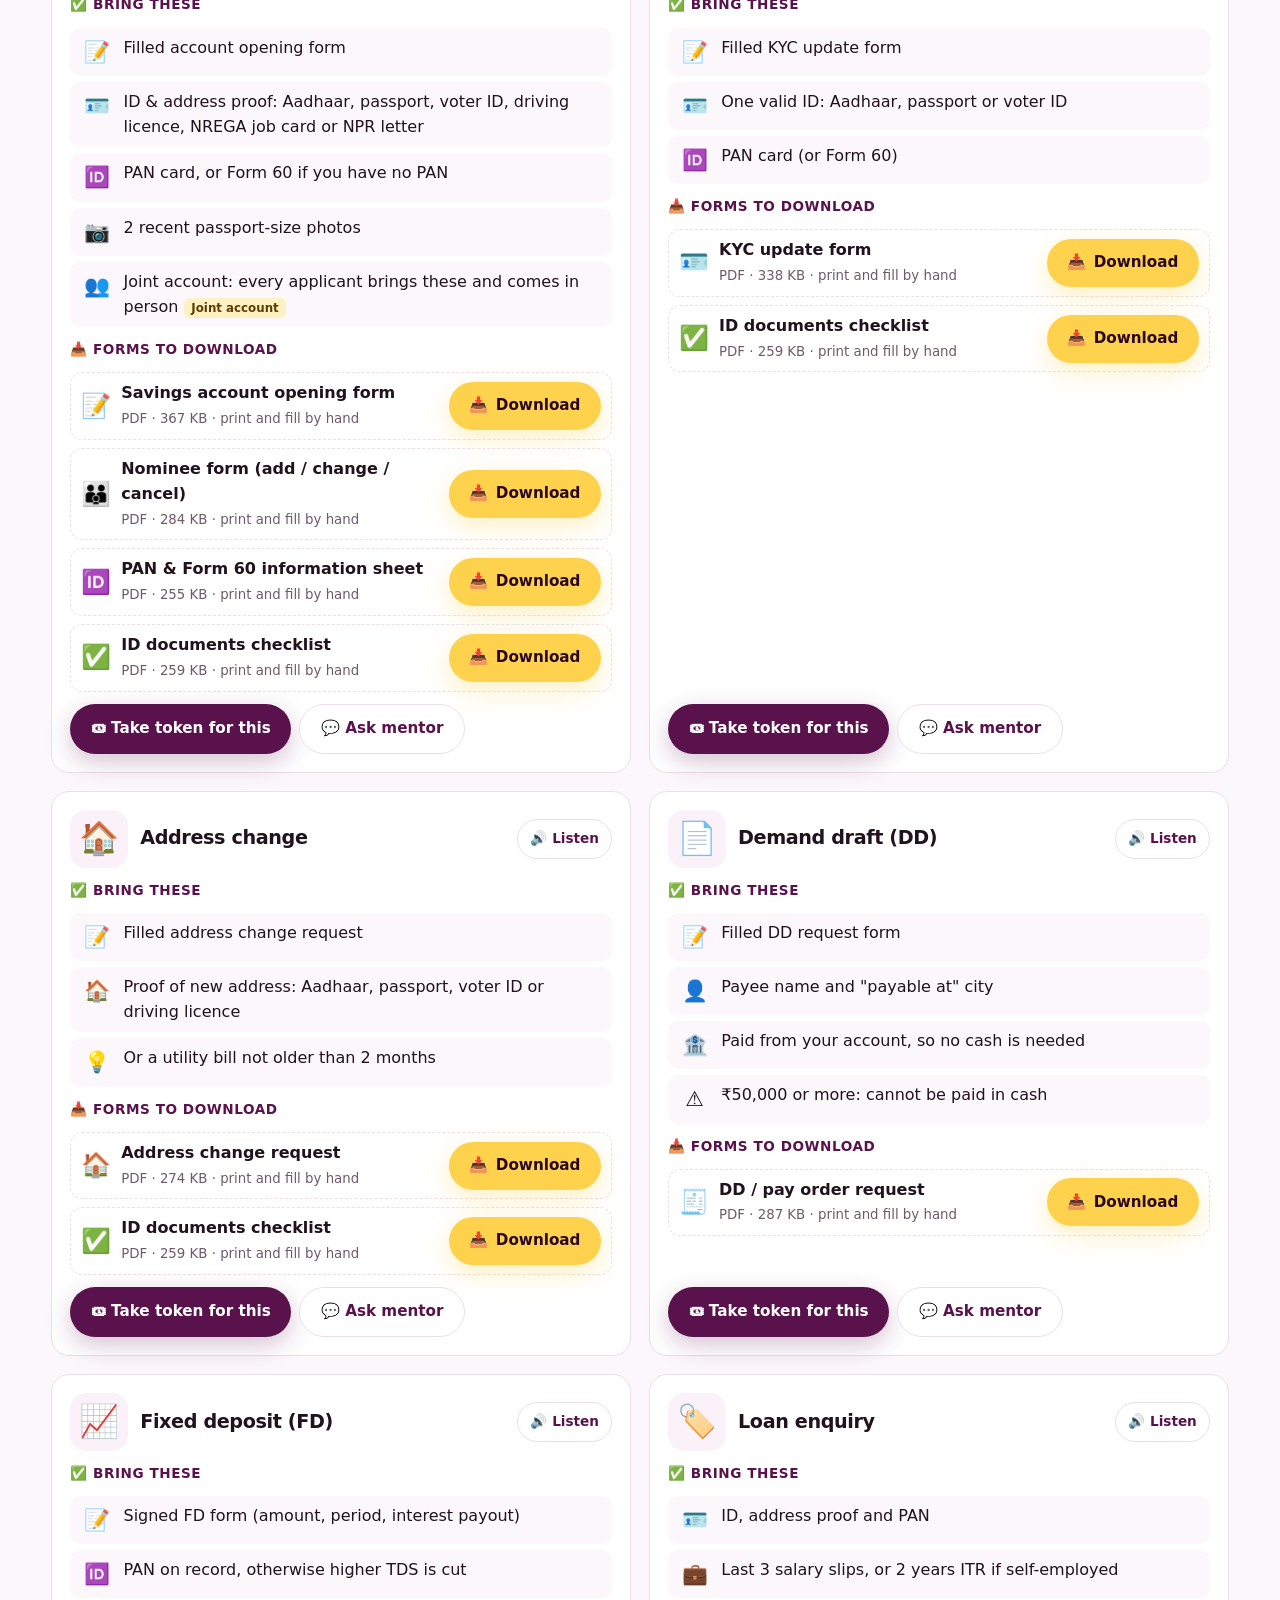
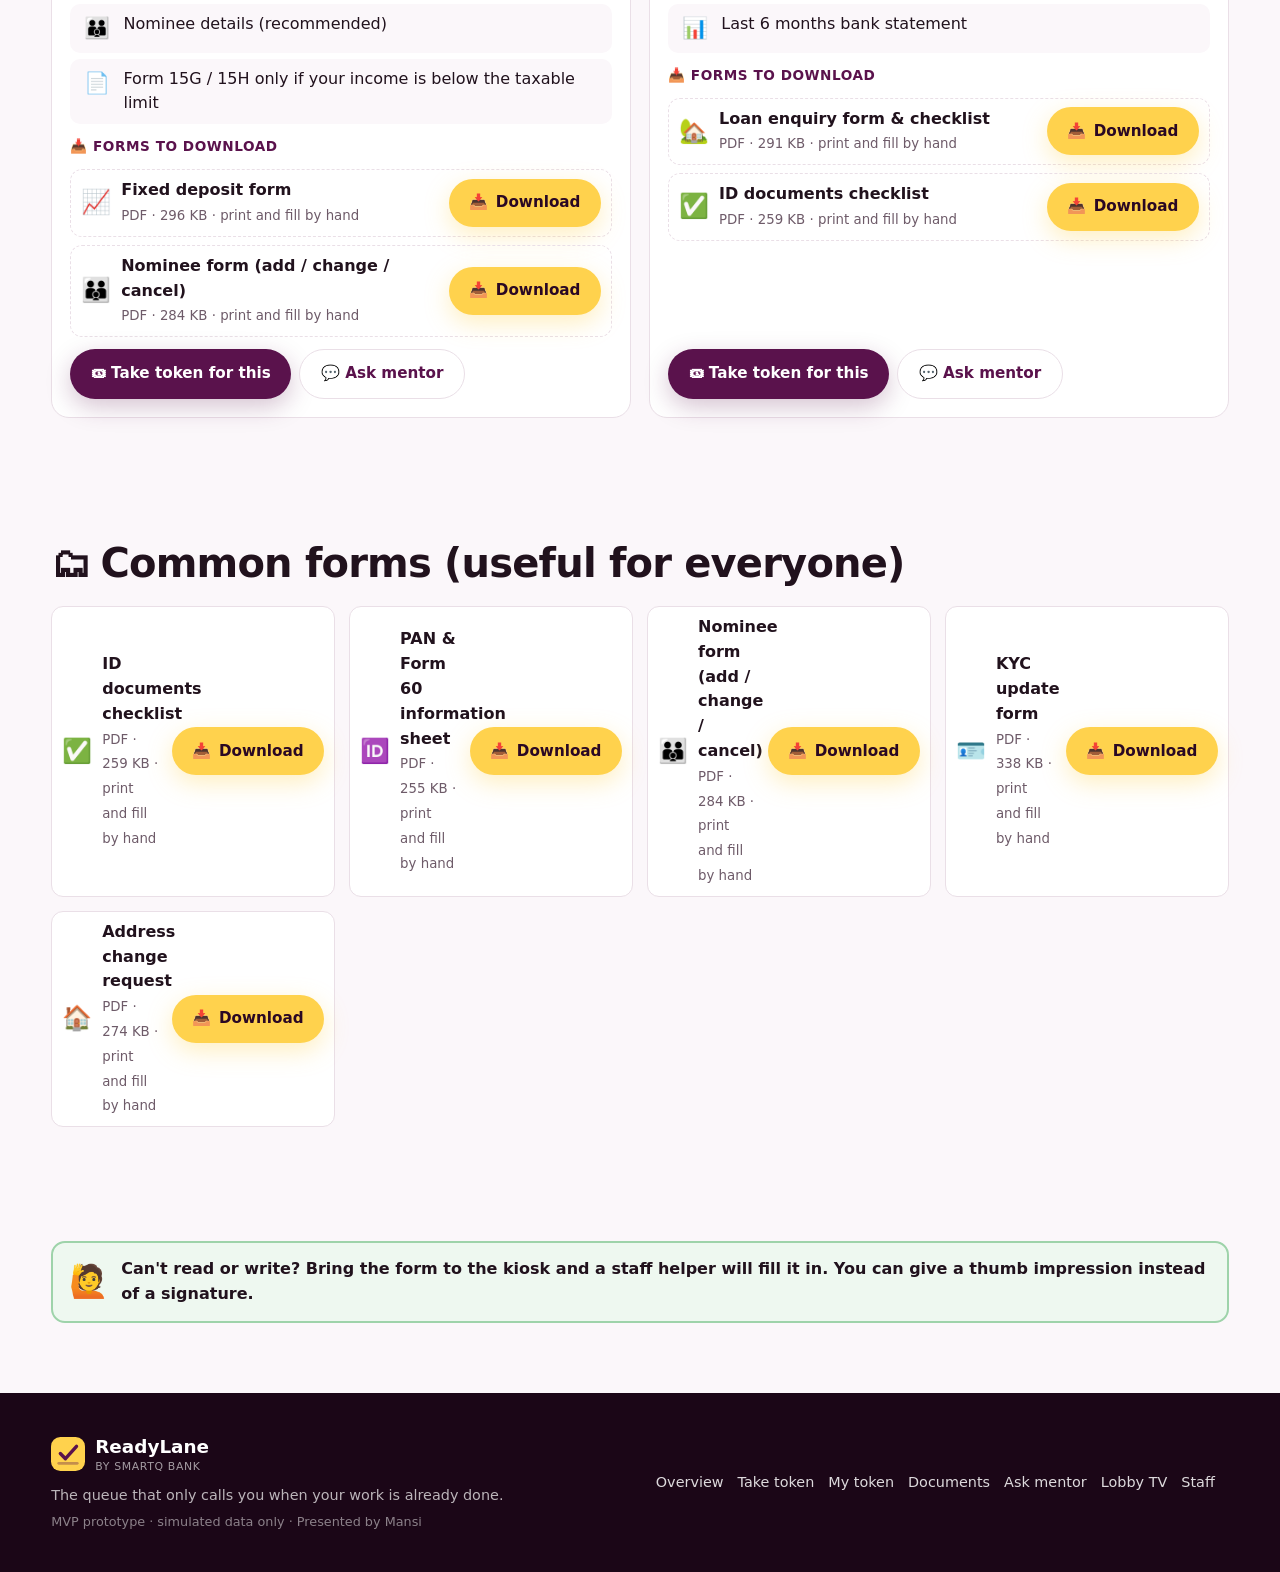
<file: documents.html>
<!doctype html>
<html lang="en" data-title="doc.title"><head>
<meta charset="utf-8"><meta name="viewport" content="width=device-width,initial-scale=1">
<title>Documents &amp; forms · ReadyLane</title>
<link rel="icon" href="data:image/svg+xml,%3Csvg xmlns=%22http://www.w3.org/2000/svg%22 viewBox=%220 0 40 40%22%3E%3Crect width=%2240%22 height=%2240%22 rx=%2211%22 fill=%22%23FFD24D%22/%3E%3Cpath d=%22M12 21l6 6 11-13%22 fill=%22none%22 stroke=%22%235A124C%22 stroke-width=%224%22 stroke-linecap=%22round%22 stroke-linejoin=%22round%22/%3E%3C/svg%3E">
<link rel="stylesheet" href="assets/css/style.css">
<style>
.doc-tools{display:grid;gap:12px;margin:22px 0 8px}
.doc-search{position:relative}
.doc-search .input{font:inherit;font-size:1.05rem;padding:14px 16px 14px 48px;border:2px solid var(--line);border-radius:14px;width:100%;min-height:54px;background:#fff}
.doc-search .input:focus{outline:none;border-color:var(--plum)}
.doc-search .si{position:absolute;left:16px;top:50%;transform:translateY(-50%);font-size:1.3rem}
.chips-row{display:flex;flex-wrap:wrap;gap:8px}
.fchip{font:inherit;font-weight:700;border:2px solid var(--line);background:#fff;border-radius:999px;padding:8px 14px;min-height:48px;cursor:pointer;display:inline-flex;align-items:center;gap:6px}
.fchip .e{font-size:1.25rem}
.fchip.on{background:var(--plum);border-color:var(--plum);color:#fff}
.doc-disc{background:#FFF7DB;border:2px solid var(--gold);border-radius:14px;padding:12px 16px;margin-top:18px}
.doc-grid{display:grid;grid-template-columns:repeat(2,1fr);gap:18px;margin-top:14px}
@media (max-width:860px){.doc-grid{grid-template-columns:1fr}}
.doc-card{background:#fff;border:1.5px solid var(--line);border-radius:18px;padding:18px;display:flex;flex-direction:column;gap:12px;scroll-margin-top:90px}
.doc-card.hl{box-shadow:0 0 0 4px rgba(255,210,77,.8)}
.dc-top{display:flex;align-items:center;gap:12px}
.dc-ic{flex:none;width:58px;height:58px;border-radius:16px;background:#FBF1F8;display:grid;place-items:center;font-size:2rem}
.dc-top h3{margin:0;flex:1;font-size:1.2rem}
.dc-sub{font-weight:800;font-size:.85rem;text-transform:uppercase;letter-spacing:.04em;color:var(--plum)}
.bring{list-style:none;margin:0;padding:0;display:grid;gap:6px}
.bring li{display:flex;gap:10px;align-items:flex-start;padding:8px 10px;background:#FBF7FA;border-radius:10px}
.bring .bi{flex:none;font-size:1.3rem;width:1.6em;text-align:center}
.bring .cond{display:inline-block;margin-left:6px;font-size:.74rem;font-weight:700;background:#FFF1C2;color:#5A3D00;border-radius:6px;padding:1px 7px}
.forms{display:grid;gap:8px}
.form-row{display:flex;align-items:center;gap:10px;border:1.5px dashed var(--line);border-radius:12px;padding:8px 10px}
.form-row .fi{font-size:1.5rem;flex:none}
.form-row .fn{flex:1;min-width:0}.form-row .fn b{display:block}.form-row .fn small{color:var(--muted)}
.form-row .btn{min-height:48px;flex:none}
.dc-acts{display:flex;flex-wrap:wrap;gap:8px;margin-top:auto}
.dc-acts .btn{min-height:48px}
.common-grid{display:grid;grid-template-columns:repeat(auto-fill,minmax(260px,1fr));gap:14px;margin-top:14px}
.common-grid .form-row{background:#fff;border-style:solid;flex-wrap:wrap}
.doc-help{display:flex;gap:12px;align-items:center;background:#EEF8F0;border:2px solid #9ED3AA;border-radius:14px;padding:14px 16px;margin:26px 0 10px;font-weight:600}
.doc-help .e{font-size:2rem}
.doc-count{color:var(--muted);font-size:.9rem}
</style>
</head><body>
<header id="nav"></header>
<div class="dark"><div class="container page-head">
 <span class="eyebrow light" data-i18n="doc.eb">Documents &amp; forms</span>
 <h1 style="font-size:clamp(1.8rem,4vw,2.8rem)" data-i18n="doc.h1">Download the form. Fill it at home. Come with everything.</h1>
 <p class="muted" data-i18n="doc.p">Choose your work and see what to bring. Download a sample form, print it and fill it by hand. Every form is in English and Hindi.</p>
</div></div>

<main class="container" style="padding-bottom:60px">
 <div class="doc-disc" role="note" data-i18n-html="doc.disc"><b>⚠ ReadyLane sample forms for the demo.</b> Your bank's official form may differ. These are not any real bank's forms.</div>
 <div class="pic-steps" style="margin-top:18px"></div>
 <div class="doc-tools">
  <label class="doc-search"><span class="si" aria-hidden="true">🔍</span>
   <input class="input" id="q" type="search" autocomplete="off" placeholder="Search: e.g. PAN, deposit, address, loan" data-i18n-ph="doc.searchPh" data-i18n-aria="doc.searchAria" aria-label="Search documents"></label>
  <div class="chips-row" id="chips" role="group" aria-label="Filter by service" data-i18n-aria="doc.byService"></div>
  <div class="doc-count" id="count" aria-live="polite"></div>
 </div>
 <div class="doc-grid" id="cards"></div>
 <div id="none" class="empty" style="display:none" data-i18n="doc.none">Nothing found. Try another word, or ask the mentor.</div>
 <section id="common" style="margin-top:34px;scroll-margin-top:90px">
  <h2 style="display:flex;gap:10px;align-items:center"><span aria-hidden="true">🗂</span><span data-i18n="doc.commonH">Common forms (useful for everyone)</span></h2>
  <div class="common-grid" id="commonGrid"></div>
 </section>
 <div class="doc-help"><span class="e" aria-hidden="true">🙋</span><span data-i18n="doc.help">Can't read or write? Bring the form to the kiosk and a staff helper will fill it in. You can give a thumb impression instead of a signature.</span></div>
</main>
<footer id="footer"></footer>
<script src="assets/js/i18n.js"></script>
<script src="assets/js/common.js"></script>
<script src="assets/js/engine.js"></script>
<script src="assets/js/docs.js"></script>
<script>
(function(){
const $=id=>document.getElementById(id),t=(k,p)=>RL.t(k,p),esc=RL.esc;
const SV=RL.SERVICES,keys=Object.keys(SV),F=RL.DOCS.FORMS;
let filter='all';
const h=(location.hash||'').slice(1);if(h==='common'||SV[h])filter=h;
// search text covers both languages so a Hindi word works while in English mode and vice versa
function hay(svc){
 const parts=[];['en','hi'].forEach(l=>{parts.push(RL.t('svc.'+svc,null,l));
  (RL.DOCS.BRING[svc]||[]).forEach(b=>parts.push(RL.t(b[0],{lim:''},l)));
  (RL.DOCS.SVC_FORMS[svc]||[]).forEach(id=>parts.push(RL.t('form.'+id,null,l),RL.t('formd.'+id,null,l)))});
 return parts.join(' ').toLowerCase();
}
function formHay(id){return ['en','hi'].map(l=>RL.t('form.'+id,null,l)+' '+RL.t('formd.'+id,null,l)).join(' ').toLowerCase()}
function formRow(id){const f=RL.docForm(id);
 return '<div class="form-row"><span class="fi" aria-hidden="true">'+f.ic+'</span><div class="fn"><b>'+esc(f.name)+'</b><small>'+esc(t('doc.pdf',{kb:f.kb}))+'</small></div>'+
  RL.formLink(id,'btn btn-gold',t('doc.download'))+'</div>'}
function chips(){
 const all=[['all','📚',t('doc.all')]].concat(keys.map(k=>[k,SV[k].icon,RL.svcName(k)]),[['common','🗂',t('doc.common')]]);
 $('chips').innerHTML=all.map(([k,ic,n])=>'<button type="button" class="fchip'+(filter===k?' on':'')+'" data-f="'+k+'" aria-pressed="'+(filter===k)+'"><span class="e" aria-hidden="true">'+ic+'</span>'+esc(n)+'</button>').join('');
}
function card(svc){
 const b=RL.bringList(svc),fs=RL.formsFor(svc),name=RL.svcName(svc);
 const say=t('doc.say',{name,list:b.map(x=>x.text+(x.tag?' ('+x.tag+')':'')).join('; ')});
 const chip=encodeURIComponent(name);
 return '<article class="doc-card" id="'+svc+'" data-svc="'+svc+'"><div class="dc-top"><span class="dc-ic" aria-hidden="true">'+SV[svc].icon+'</span><h3>'+esc(name)+'</h3>'+
  '<button type="button" class="btn btn-sm btn-light listen" data-speak="" data-speak-text="'+esc(say)+'" aria-label="'+esc(t('listen.aria'))+'">🔊 '+esc(t('listen'))+'</button></div>'+
  '<div class="dc-sub">✅ '+esc(t('doc.bring'))+'</div><ul class="bring">'+b.map(x=>'<li><span class="bi" aria-hidden="true">'+x.ic+'</span><span>'+esc(x.text)+(x.tag?'<span class="cond">'+esc(x.tag)+'</span>':'')+'</span></li>').join('')+'</ul>'+
  (fs.length?'<div class="dc-sub">📥 '+esc(t('doc.forms'))+'</div><div class="forms">'+fs.map(f=>formRow(f.id)).join('')+'</div>':'')+
  '<div class="dc-acts"><a class="btn btn-plum" href="demo.html?s='+svc+'">'+esc(t('doc.take'))+'</a><a class="btn btn-light" href="mentor.html?q='+chip+'">'+esc(t('doc.ask'))+'</a></div></article>';
}
function render(){
 chips();
 const q=$('q').value.trim().toLowerCase();
 let shown=0;
 const vis=keys.filter(k=>(filter==='all'||filter===k)&&(!q||hay(k).includes(q)));
 $('cards').innerHTML=vis.map(card).join('');shown+=vis.length;
 const cf=RL.DOCS.COMMON.filter(id=>(filter==='all'||filter==='common')&&(!q||formHay(id).includes(q)));
 $('commonGrid').innerHTML=cf.map(formRow).join('');$('common').style.display=cf.length?'':'none';shown+=cf.length;
 $('none').style.display=shown?'none':'';
 $('count').textContent=t('doc.count',{n:shown});
}
$('chips').addEventListener('click',e=>{const b=e.target.closest('[data-f]');if(!b)return;filter=b.dataset.f;history.replaceState(null,'',filter==='all'?location.pathname:'#'+filter);render();
 const tgt=filter==='common'?$('common'):null;if(tgt)tgt.scrollIntoView({behavior:'smooth',block:'start'})});
$('q').addEventListener('input',render);
window.addEventListener('hashchange',()=>{const h=location.hash.slice(1);if(h==='common'||SV[h]){filter=h;render()}});
RL.onLang(render);
render();
})();
</script>
</body></html>
</file>
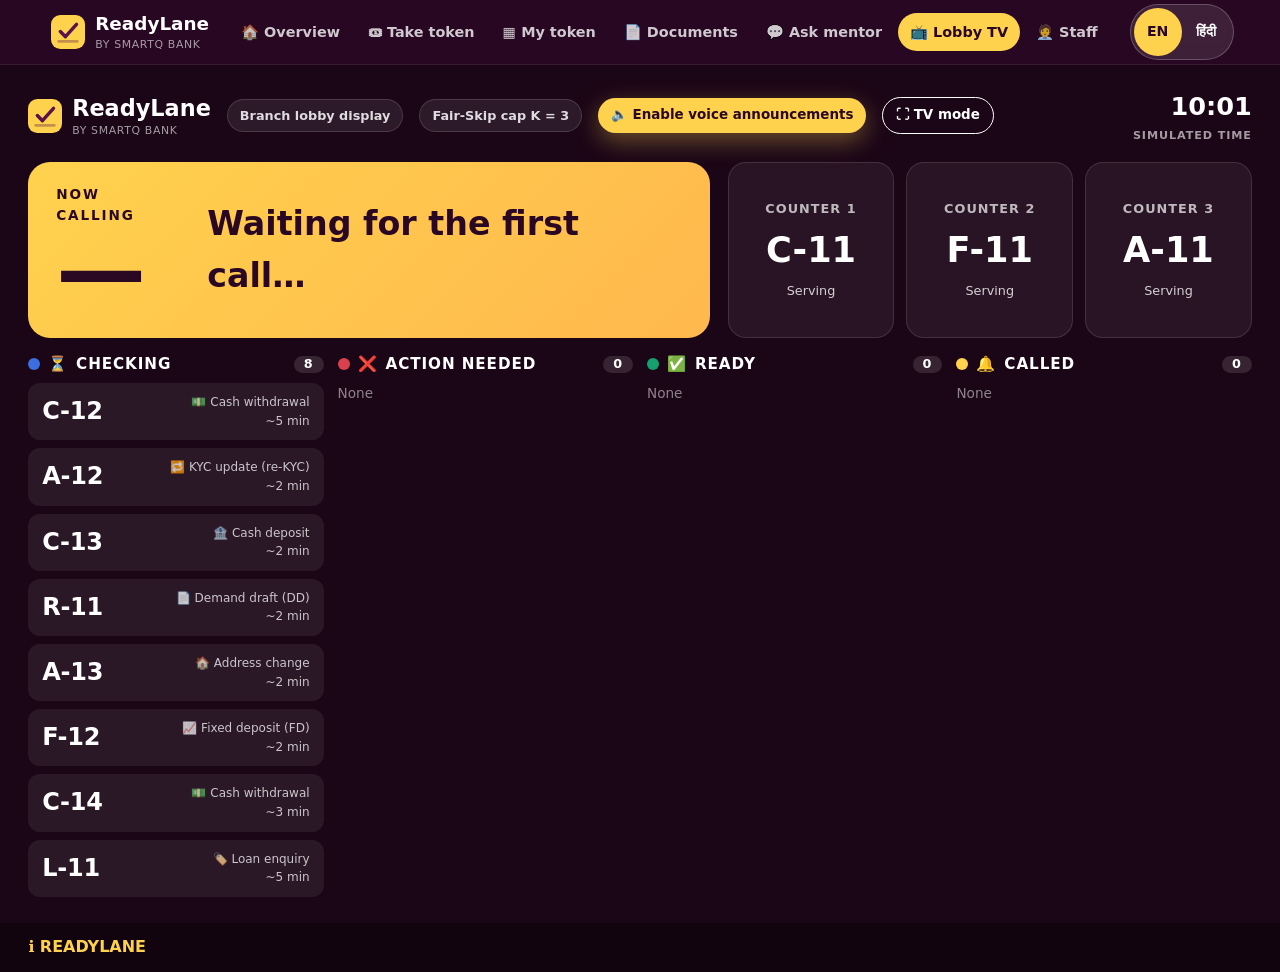
<file: lobby.html>
<!doctype html>
<html lang="en" data-title="lb.title"><head>
<meta charset="utf-8"><meta name="viewport" content="width=device-width,initial-scale=1">
<title>Lobby display · ReadyLane</title>
<link rel="icon" href="data:image/svg+xml,%3Csvg xmlns=%22http://www.w3.org/2000/svg%22 viewBox=%220 0 40 40%22%3E%3Crect width=%2240%22 height=%2240%22 rx=%2211%22 fill=%22%23FFD24D%22/%3E%3Cpath d=%22M12 21l6 6 11-13%22 fill=%22none%22 stroke=%22%235A124C%22 stroke-width=%224%22 stroke-linecap=%22round%22 stroke-linejoin=%22round%22/%3E%3C/svg%3E">
<link rel="stylesheet" href="assets/css/style.css">
<style>
body{background:var(--plum-ink);color:#fff;min-height:100vh;display:flex;flex-direction:column}
.tv{flex:1;display:grid;grid-template-rows:auto auto 1fr auto;gap:18px;padding:22px 2.2vw 0}
.tv-top{display:flex;align-items:center;gap:16px;flex-wrap:wrap}
.tv-top .brand{font-size:1.4rem}
.clock{margin-left:auto;text-align:right;font-weight:800;font-size:1.6rem}
.clock small{display:block;font-size:.7rem;font-weight:600;opacity:.6;letter-spacing:.08em}
.calling{display:grid;grid-template-columns:1.3fr 1fr;gap:18px}
@media (max-width:900px){.calling{grid-template-columns:1fr}}
.now{background:linear-gradient(135deg,var(--gold),#FFB84D);color:var(--plum-deep);border-radius:22px;padding:22px 28px;display:flex;align-items:center;gap:24px;min-height:150px}
.now .lbl{font-weight:800;letter-spacing:.14em;font-size:.85rem;text-transform:uppercase}
.now .big{font-size:clamp(3rem,7vw,5.6rem);font-weight:900;line-height:1;letter-spacing:-.03em}
.now .to{font-size:clamp(1.3rem,2.6vw,2.2rem);font-weight:800}
.now .hi{font-size:1rem;font-weight:600;opacity:.85}
.now.flash{animation:flash 1s ease 2}
@keyframes flash{50%{transform:scale(1.02);box-shadow:0 0 0 12px rgba(255,210,77,.25)}}
.counters{display:grid;grid-template-columns:repeat(3,1fr);gap:12px}
.ctr{background:rgba(255,255,255,.06);border:1px solid rgba(255,255,255,.12);border-radius:18px;padding:14px;text-align:center;display:flex;flex-direction:column;justify-content:center}
.ctr .n{font-size:.8rem;font-weight:700;opacity:.7;letter-spacing:.08em;text-transform:uppercase}
.ctr .v{font-size:2.2rem;font-weight:900;margin:4px 0}
.ctr .s{font-size:.8rem;opacity:.8}
.ctr.called{border-color:var(--gold);background:rgba(255,210,77,.12)}
.ctr.reserved{border-color:#C77DFF;background:rgba(199,125,255,.12)}
.board-wrap{display:grid;grid-template-columns:repeat(4,1fr);gap:14px;align-content:start}
@media (max-width:1000px){.board-wrap{grid-template-columns:repeat(2,1fr)}}
.col h3{font-size:.95rem;letter-spacing:.06em;text-transform:uppercase;display:flex;align-items:center;gap:8px;margin-bottom:10px}
.col h3 .count{margin-left:auto;background:rgba(255,255,255,.12);border-radius:999px;padding:1px 10px;font-size:.8rem}
.dot{width:12px;height:12px;border-radius:50%}
.tile{background:rgba(255,255,255,.07);border-radius:12px;padding:10px 14px;margin-bottom:8px;display:flex;justify-content:space-between;align-items:center}
.tile b{font-size:1.5rem;font-weight:900;letter-spacing:-.01em}
.tile span{font-size:.75rem;opacity:.75;text-align:right}
.tile.prio{outline:2px solid #C77DFF}
.col.ready .tile{background:rgba(20,160,111,.18)}
.col.action .tile{background:rgba(217,65,78,.2)}
.col.called .tile{background:rgba(255,210,77,.18)}
.ticker{background:rgba(0,0,0,.35);padding:12px 2.2vw;font-size:1rem;display:flex;gap:16px;align-items:center;overflow:hidden;white-space:nowrap;margin:0 -2.2vw}
.ticker .marq{display:inline-block;animation:marq 40s linear infinite;padding-left:100%}
@keyframes marq{to{transform:translateX(-100%)}}
body.tvmode #nav{display:none}
.qr-mini{background:#fff;border-radius:10px;padding:4px;width:84px;height:84px}
.qr-mini svg{width:100%;height:100%}
</style>
</head><body>
<header id="nav"></header>
<div class="tv">
 <div class="tv-top"><a class="brand" href="index.html" id="tvBrand"></a><span class="pill" data-i18n="lb.pill">Branch lobby display</span><span class="pill" id="kInfo"></span><button class="btn btn-sm btn-gold" id="voiceBtn">🔈 Enable voice announcements</button><button class="btn btn-sm btn-ghost" id="fsBtn" style="color:#fff">⛶ TV mode</button>
  <div class="clock" id="clock">--:--<small>SIMULATED TIME</small></div></div>
 <div class="calling">
  <div class="now" id="now"><div><div class="lbl" data-i18n="lb.now">Now calling</div><div class="big" id="nowTk">—</div></div><div><div class="to" id="nowTo" data-i18n="lb.first">Waiting for the first call…</div><div class="hi" id="nowHi"></div></div></div>
  <div class="counters" id="counters"></div>
 </div>
 <div class="board-wrap" id="board"></div>
 <div class="ticker"><span style="font-weight:800;color:var(--gold);flex:none">ℹ READYLANE</span><span style="overflow:hidden;flex:1"><span class="marq" data-i18n="lb.ticker">You are called only when all your checks have passed, so please stay seated. · Action needed? Scan the QR on your token or visit the help desk; you keep your place. · Missed your call? You have a 5-minute grace window, then you go on hold without losing your place. · Nobody is overtaken more than K times (Fair-Skip Guarantee). · Seniors and persons with disability have priority.</span></span></div>
</div>
<script src="assets/js/i18n.js"></script>
<script src="assets/vendor/qrcode.js"></script>
<script src="assets/js/common.js"></script>
<script src="assets/js/engine.js"></script>
<script>
const t=(k,p,l)=>RL.t(k,p,l);
const other=()=>RL.lang==='hi'?'en':'hi';
const brand=()=>document.getElementById('tvBrand').innerHTML=RL.MARK+'<span>ReadyLane<small>'+t('brand.by')+'</small></span>';brand();
let voice=false,lastAnn=null,lastHtml='',curAnn=null,tv=false;
const vb=document.getElementById('voiceBtn'),fb=document.getElementById('fsBtn');
function labels(){vb.textContent=!RL.canSpeak?t('lb.voiceNo'):voice?t('lb.voiceOn'):t('lb.voiceOff');vb.disabled=!RL.canSpeak;fb.textContent=tv?t('lb.tvExit'):t('lb.tv')}
vb.onclick=()=>{voice=!voice;labels();if(voice)RL.speak(t('lb.enabled'))};
fb.onclick=()=>{tv=document.body.classList.toggle('tvmode');labels();
 try{if(tv&&document.documentElement.requestFullscreen)document.documentElement.requestFullscreen();else if(!tv&&document.fullscreenElement)document.exitFullscreen()}catch(e){}};
document.addEventListener('fullscreenchange',()=>{if(!document.fullscreenElement&&tv){document.body.classList.remove('tvmode');tv=false;labels()}});
// announcement: spoken in the language chosen with the EN / हिंदी toggle only
function say(id,c){
 if(!voice)return;
 const spoken=id.replace('-',' ').split('').join(' ').replace(/\s+/g,' ');
 RL.speak(t('lb.say',{id:spoken,c}),{queue:true});
}
function showAnn(){if(!curAnn)return;
 document.getElementById('nowTk').textContent=curAnn.id;
 const to=document.getElementById('nowTo');to.removeAttribute('data-i18n');to.textContent=t('lb.goto',{c:curAnn.counter});
 document.getElementById('nowHi').textContent=t('lb.goto',{c:curAnn.counter},other());}
RL.onLang(()=>{brand();labels();showAnn();lastHtml='';lastClock=''});
labels();
let lastClock='';
function render(st){
 const ck=RL.simClock(st.now)+'<small>'+t('lb.simtime')+'</small>';if(ck!==lastClock){document.getElementById('clock').innerHTML=ck;lastClock=ck}
 document.getElementById('kInfo').textContent=t('lb.k',{K:st.K});
 const a=st.announce[0];
 if(a&&a.k!==lastAnn){
  const first=lastAnn===null;lastAnn=a.k;curAnn=a;showAnn();
  const n=document.getElementById('now');n.classList.remove('flash');void n.offsetWidth;n.classList.add('flash');
  if(!first)say(a.id,a.counter);
 }
 const C=c=>t('lb.counter',{c});
 const ctr=st.counters.map(c=>{const tk=c.busy&&st.tokens.find(x=>x.id===c.busy);
  if(tk)return '<div class="ctr '+(tk.state==='called'?'called':'')+'"><div class="n">'+C(c.id)+'</div><div class="v">'+tk.id+'</div><div class="s">'+(tk.state==='called'?'🔔 '+t('lb.calledCome'):t('lb.serving'))+'</div></div>';
  if(c.reservedFor)return '<div class="ctr reserved"><div class="n">'+C(c.id)+'</div><div class="v">'+c.reservedFor+'</div><div class="s">'+t('lb.reserved')+'</div></div>';
  return '<div class="ctr"><div class="n">'+C(c.id)+'</div><div class="v">—</div><div class="s">'+t('lb.free')+'</div></div>'}).join('');
 const groups=[['checking','⏳','#3B6FE0',['checking']],['action','❌','#D9414E',['action','held']],['ready','✅','#14A06F',['ready']],['called','🔔','#FFD24D',['called']]];
 const board=groups.map(([k,ic,col,states])=>{const T=st.tokens.filter(x=>states.includes(x.state)).sort((a,b)=>a.seq-b.seq);
  return '<div class="col '+k+'"><h3><span class="dot" style="background:'+col+'"></span><span aria-hidden="true">'+ic+'</span> '+t('lb.g.'+k)+'<span class="count">'+T.length+'</span></h3>'+
   (T.length?T.map(x=>'<div class="tile'+(x.locked?' prio':'')+'"><b>'+x.id+'</b><span>'+
     (k==='checking'?RL.SERVICES[x.service].icon+' '+RL.svcName(x.service)+'<br>'+t('tv.min',{m:RL.eta(x)}):k==='action'?(x.state==='held'?t('lb.heldTile'):t('lb.seePhone')):k==='ready'?(x.senior?t('tv.priority'):t('lb.next'))+'<br>'+t('tv.min',{m:RL.eta(x)}):C(x.counter))+
     (x.locked?'<br>'+t('lb.capPrio'):'')+'</span></div>').join(''):'<div style="opacity:.5;font-size:.85rem">'+t('lb.none')+'</div>')+'</div>'}).join('');
 const html=ctr+'|'+board;if(html===lastHtml)return;lastHtml=html;
 document.getElementById('counters').innerHTML=ctr;document.getElementById('board').innerHTML=board;
}
RL.onChange(render);RL.start();
</script>
</body></html>
</file>
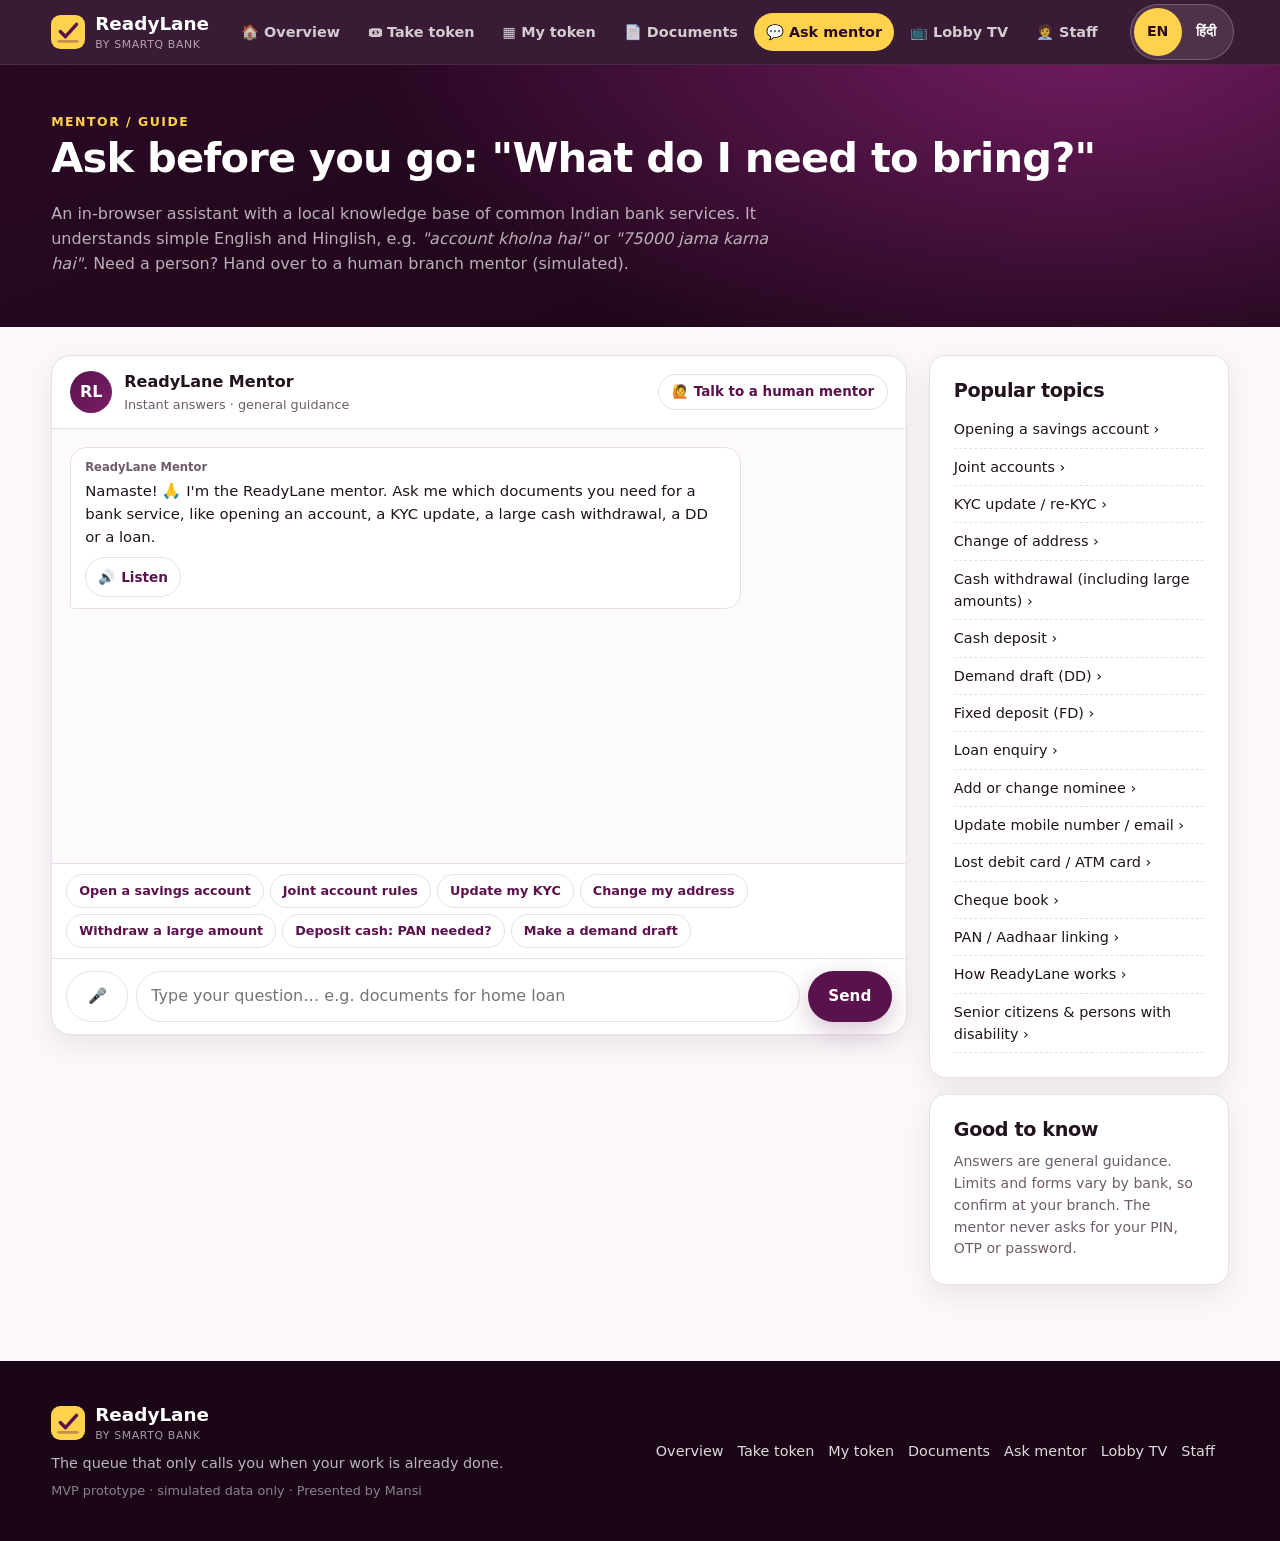
<file: mentor.html>
<!doctype html>
<html lang="en" data-title="mt.title"><head>
<meta charset="utf-8"><meta name="viewport" content="width=device-width,initial-scale=1">
<title>Bank mentor · ReadyLane</title>
<link rel="icon" href="data:image/svg+xml,%3Csvg xmlns=%22http://www.w3.org/2000/svg%22 viewBox=%220 0 40 40%22%3E%3Crect width=%2240%22 height=%2240%22 rx=%2211%22 fill=%22%23FFD24D%22/%3E%3Cpath d=%22M12 21l6 6 11-13%22 fill=%22none%22 stroke=%22%235A124C%22 stroke-width=%224%22 stroke-linecap=%22round%22 stroke-linejoin=%22round%22/%3E%3C/svg%3E">
<link rel="stylesheet" href="assets/css/style.css">
<style>
.m-grid{display:grid;grid-template-columns:1fr 300px;gap:22px;align-items:start;padding:28px 0 60px}
@media (max-width:900px){.m-grid{grid-template-columns:1fr}}
.chat{background:#fff;border:1px solid var(--line);border-radius:20px;box-shadow:var(--shadow);display:flex;flex-direction:column;height:min(680px,78vh)}
.chat-head{display:flex;align-items:center;gap:12px;padding:14px 18px;border-bottom:1px solid var(--line)}
.avatar{width:42px;height:42px;border-radius:50%;display:grid;place-items:center;font-weight:800;background:linear-gradient(135deg,var(--plum),var(--plum-2));color:#fff;flex:none}
.avatar.h{background:linear-gradient(135deg,#14A06F,#0c7650)}
.msgs{flex:1;overflow:auto;padding:18px;display:flex;flex-direction:column;gap:12px;background:#FCFAFC}
.msg{max-width:82%;padding:11px 14px;border-radius:16px;font-size:.93rem;animation:fadeUp .3s ease both}
.msg ul{margin:6px 0 4px;padding-left:18px}.msg li{margin:2px 0}
.msg.bot{background:#fff;border:1px solid var(--line);border-bottom-left-radius:4px}
.msg.human{background:#EAF8F2;border:1px solid #BFE8D6;border-bottom-left-radius:4px}
.msg.me{align-self:flex-end;background:var(--plum);color:#fff;border-bottom-right-radius:4px}
.msg.sys{align-self:center;background:transparent;color:var(--muted);font-size:.8rem;padding:2px}
.msg .who{font-size:.72rem;font-weight:700;color:var(--muted);margin-bottom:3px}
.msg .note{font-size:.75rem;color:var(--muted);margin-top:6px}
.typing{display:inline-flex;gap:4px}.typing i{width:7px;height:7px;border-radius:50%;background:#bba9b6;animation:b 1s infinite}.typing i:nth-child(2){animation-delay:.15s}.typing i:nth-child(3){animation-delay:.3s}
@keyframes b{50%{transform:translateY(-4px);opacity:.5}}
.chips{display:flex;gap:6px;flex-wrap:wrap;padding:10px 14px;border-top:1px solid var(--line)}
.chipbtn{border:1px solid var(--line);background:#fff;border-radius:999px;padding:6px 12px;font:inherit;font-size:.8rem;font-weight:600;color:var(--plum);cursor:pointer}
.chipbtn:hover{border-color:var(--plum)}
.compose{display:flex;gap:8px;padding:12px 14px;border-top:1px solid var(--line)}
.compose input{flex:1;font:inherit;padding:12px 14px;border:1.5px solid var(--line);border-radius:999px}
.compose input:focus{outline:none;border-color:var(--plum)}
.side .card{margin-bottom:16px}
.topic{display:block;width:100%;text-align:left;border:0;background:none;font:inherit;padding:7px 0;border-bottom:1px dashed var(--line);cursor:pointer;color:var(--ink);font-size:.9rem}
.topic:hover{color:var(--plum)}
.msg .listen{margin-top:8px}
.msg .dls{display:flex;flex-wrap:wrap;gap:6px;margin-top:8px}
.compose .mic{flex:none}
.mic.on{background:var(--bad);color:#fff;border-color:var(--bad)}
</style>
</head><body>
<header id="nav"></header>
<div class="dark"><div class="container page-head">
 <span class="eyebrow light" data-i18n="mt.eb">Mentor / guide</span>
 <h1 style="font-size:clamp(1.8rem,4vw,2.6rem)" data-i18n="mt.h1">Ask before you go: "What do I need to bring?"</h1>
 <p class="muted easy-hide" data-i18n-html="mt.p">An in-browser assistant with a local knowledge base of common Indian bank services. It understands simple English and Hinglish, e.g. <i>"account kholna hai"</i> or <i>"75000 jama karna hai"</i>. Need a person? Hand over to a human branch mentor (simulated).</p>
</div></div>
<div class="container m-grid">
 <div class="chat">
  <div class="chat-head"><div class="avatar" id="av">RL</div><div><b id="who">ReadyLane Mentor</b><div class="muted" style="font-size:.8rem" id="whoSub">Instant answers · general guidance</div></div>
   <button class="btn btn-sm btn-light" id="humanBtn" style="margin-left:auto">🙋 Talk to a human mentor</button></div>
  <div class="msgs" id="msgs" aria-live="polite"></div>
  <div class="chips" id="chips"></div>
  <form class="compose" id="form"><button type="button" class="btn btn-light mic" id="micBtn" hidden aria-label="Speak your question">🎤</button><input id="q" autocomplete="off" placeholder="Type your question… e.g. documents for home loan" data-i18n-ph="mt.ph" aria-label="Type your question… e.g. documents for home loan" data-i18n-aria="mt.ph"><button class="btn btn-plum" data-i18n="mt.send">Send</button></form>
 </div>
 <div class="side">
  <div class="card"><h3 data-i18n="mt.topics">Popular topics</h3><div id="topics"></div></div>
  <div class="card"><h3 data-i18n="mt.good">Good to know</h3><p class="muted" style="font-size:.88rem;margin:0" data-i18n="mt.goodP">Answers are general guidance. Limits and forms vary by bank, so confirm at your branch. The mentor never asks for your PIN, OTP or password.</p></div>
 </div>
</div>
<footer id="footer"></footer>
<script src="assets/js/i18n.js"></script>
<script src="assets/js/common.js"></script>
<script src="assets/js/docs.js"></script>
<script src="assets/js/mentor-kb.js"></script>
<script>
const KB=window.MENTOR_KB,$=id=>document.getElementById(id),msgs=$('msgs'),T=(k,p)=>RL.t(k,p);
const HI=()=>RL.lang==='hi';
const title=e=>HI()&&e.title_hi?e.title_hi:e.title, chip=e=>HI()&&e.chip_hi?e.chip_hi:e.chip, ans=e=>HI()&&e.a_hi?e.a_hi:e.a;
let human=false,lastTopic=null,userSpoke=false;
function add(cls,html,who,opt){const d=document.createElement('div');d.className='msg '+cls;
 d.innerHTML=(who?'<div class="who">'+who+'</div>':'')+'<div class="body">'+html+'</div>'+
  ((cls==='bot'||cls==='human')&&!(opt&&opt.noListen)?'<button type="button" class="listen" data-speak="" aria-label="'+T('listen.aria')+'">🔊 <span>'+T('listen')+'</span></button>':'');
 const b=d.querySelector('.listen');
 if(b){const c=d.querySelector('.body').cloneNode(true);c.querySelectorAll('.dls,.chipbtn').forEach(x=>x.remove());c.querySelectorAll('li,b,.note').forEach(x=>x.append('. '));b.dataset.speakText=c.textContent.replace(/(\.\s*){2,}/g,'. ')}
 msgs.appendChild(d);msgs.scrollTop=msgs.scrollHeight;
 return d}
function typing(cb,ms){const d=add(human?'human':'bot','<span class="typing"><i></i><i></i><i></i></span>',null,{noListen:true});setTimeout(()=>{d.remove();cb()},ms||650)}
function norm(s){return ' '+s.toLowerCase().replace(/[₹,]/g,m=>m===','?'':' ').replace(/[^a-z0-9\u0900-\u097f\- ]/g,' ').replace(/\s+/g,' ')+' '}
function match(q){
 const n=norm(q);let best=null,score=0;
 KB.forEach(e=>{let s=0;e.kw.concat([e.chip,e.chip_hi||'']).forEach(k=>{const kk=norm(k).trim();if(!kk)return;
   if(n.includes(' '+kk+' '))s+=kk.includes(' ')?3:2; else if(kk.length>4&&n.includes(kk))s+=1;});
  if(s>score){score=s;best=e}});
 return score>=2?best:null;
}
function amountNote(q,e){
 const m=q.replace(/,/g,'').match(/(\d+(?:\.\d+)?)\s*(lakh|lac|लाख|l\b|k\b)?/i);if(!m)return '';
 let v=parseFloat(m[1]);const u=(m[2]||'').toLowerCase();if(u.startsWith('la')||u==='l'||u==='लाख')v*=100000;else if(u==='k')v*=1000;
 if(v<100)return '';
 const amt='₹'+Math.round(v).toLocaleString('en-IN'),pre=T('mt.amt',{amt});
 if(e.id==='deposit')return '<div class="note">'+pre+T(v>50000?'mt.dep.over':'mt.dep.under')+'</div>';
 if(e.id==='withdraw')return '<div class="note">'+pre+T(v>200000?'mt.wd.over':'mt.wd.under')+'</div>';
 if(e.id==='dd')return '<div class="note">'+pre+T(v>=50000?'mt.dd.over':'mt.dd.under')+'</div>';
 return '';
}
// download links for the sample forms related to a topic
function formLinks(e){const F=(e.forms||[]);if(!F.length||!RL.formLink)return '';
 return '<div class="dls">'+F.map(id=>RL.formLink(id,'btn btn-sm btn-gold')).join('')+'<a class="btn btn-sm btn-light" href="documents.html">'+T('mt.dlAll')+'</a></div>'}
const GREET=/^(hi|hello|hey|namaste|namaskar|hii+|good (morning|afternoon|evening)|नमस्ते|नमस्कार|प्रणाम)(\s|$|!)/i;
function answer(q){
 if(GREET.test(q.trim())){add('bot',T('mt.hi'),T('mt.bot'));return}
 if((/\b(otp|pin|password|cvv)\b/i.test(q)||/ओटीपी|पिन|पासवर्ड/.test(q))&&(/\b(share|send|give|tell|batao|bhejo)\b/i.test(q)||/बताओ|बताएँ|भेजो|भेजें|दे दो|शेयर/.test(q))){add('bot',T('mt.otp'),T('mt.bot'));return}
 const e=match(q);
 if(e){lastTopic=e;add('bot',ans(e)+amountNote(q,e)+formLinks(e)+'<div class="note">'+T('mt.confirm')+'</div>',T('mt.bot')+' · '+title(e));return}
 add('bot',T('mt.unknown')+'<div style="display:flex;flex-wrap:wrap;gap:6px;margin-top:8px">'+KB.slice(0,6).map(k=>'<button class="chipbtn" data-q="'+RL.esc(chip(k))+'">'+chip(k)+'</button>').join('')+'<button class="chipbtn" data-human="1">'+T('mt.humanChip')+'</button></div>',T('mt.bot'));
}
const HUMAN_REPLIES=[t=>T('mt.hr0',{topic:t?T('mt.hr0t',{t:title(t).toLowerCase()}):''}),()=>T('mt.hr1'),()=>T('mt.hr2'),()=>T('mt.hr3')];
let hi=0;
function head(){
 $('humanBtn').textContent=human?T('mt.toBot'):T('mt.toHuman');
 if(human&&hi){$('who').textContent=T('mt.priya');$('whoSub').textContent=T('mt.priyaSub')}
 else if(!human){$('who').textContent=T('mt.bot');$('whoSub').textContent=T('mt.botSub')}
}
function goHuman(){
 if(human)return;human=true;head();
 add('sys',T('mt.connecting'));
 setTimeout(()=>{$('av').textContent='PS';$('av').classList.add('h');hi=1;head();
  add('sys',T('mt.joined'));typing(()=>add('human',HUMAN_REPLIES[0](lastTopic),T('mt.priya')),900)},1200);
}
function goBot(){human=false;hi=0;$('av').textContent='RL';$('av').classList.remove('h');head();add('sys',T('mt.backBot'))}
function send(q){q=q.trim();if(!q)return;userSpoke=true;add('me',RL.esc(q));
 if(human){typing(()=>add('human',HUMAN_REPLIES[Math.min(hi++,HUMAN_REPLIES.length-1)](lastTopic),T('mt.priya')),1100);return}
 typing(()=>answer(q));}
$('form').onsubmit=e=>{e.preventDefault();send($('q').value);$('q').value=''};
$('humanBtn').onclick=()=>human?goBot():goHuman();
msgs.addEventListener('click',e=>{const b=e.target.closest('.chipbtn');if(!b)return;if(b.dataset.human)goHuman();else send(b.dataset.q)});
function side(){
 $('chips').innerHTML=KB.slice(0,7).map(k=>'<button class="chipbtn" data-q="'+RL.esc(chip(k))+'">'+chip(k)+'</button>').join('');
 $('topics').innerHTML=KB.map(k=>'<button class="topic" data-q="'+RL.esc(chip(k))+'">'+title(k)+' ›</button>').join('');
 $('micBtn').title=T('mt.mic');$('micBtn').setAttribute('aria-label',T('mt.mic'));
}
$('chips').onclick=e=>{const b=e.target.closest('.chipbtn');if(b)send(b.dataset.q)};
$('topics').onclick=e=>{const b=e.target.closest('.topic');if(b)send(b.dataset.q)};
function greet(){msgs.innerHTML='';add('bot',T('mt.greet'),T('mt.bot'))}
side();head();greet();
// switching language before asking anything: greet again in the new language. Later messages stay as they were.
RL.onLang(()=>{side();head();if(!userSpoke&&!human)greet()});
// optional voice input (only where the browser supports speech recognition)
const SR=window.SpeechRecognition||window.webkitSpeechRecognition;
if(SR){const mb=$('micBtn');mb.hidden=false;let rec=null;
 mb.onclick=()=>{if(rec){rec.stop();return}
  rec=new SR();rec.lang=HI()?'hi-IN':'en-IN';rec.interimResults=false;
  mb.classList.add('on');$('q').placeholder=T('mt.micOn');
  rec.onresult=ev=>{const txt=ev.results[0][0].transcript;send(txt)};
  rec.onend=rec.onerror=()=>{mb.classList.remove('on');$('q').placeholder=T('mt.ph');rec=null};
  try{rec.start()}catch(e){rec=null;mb.classList.remove('on')}}}
const pre=new URLSearchParams(location.search).get('q');if(pre)send(pre);
</script>
</body></html>
</file>
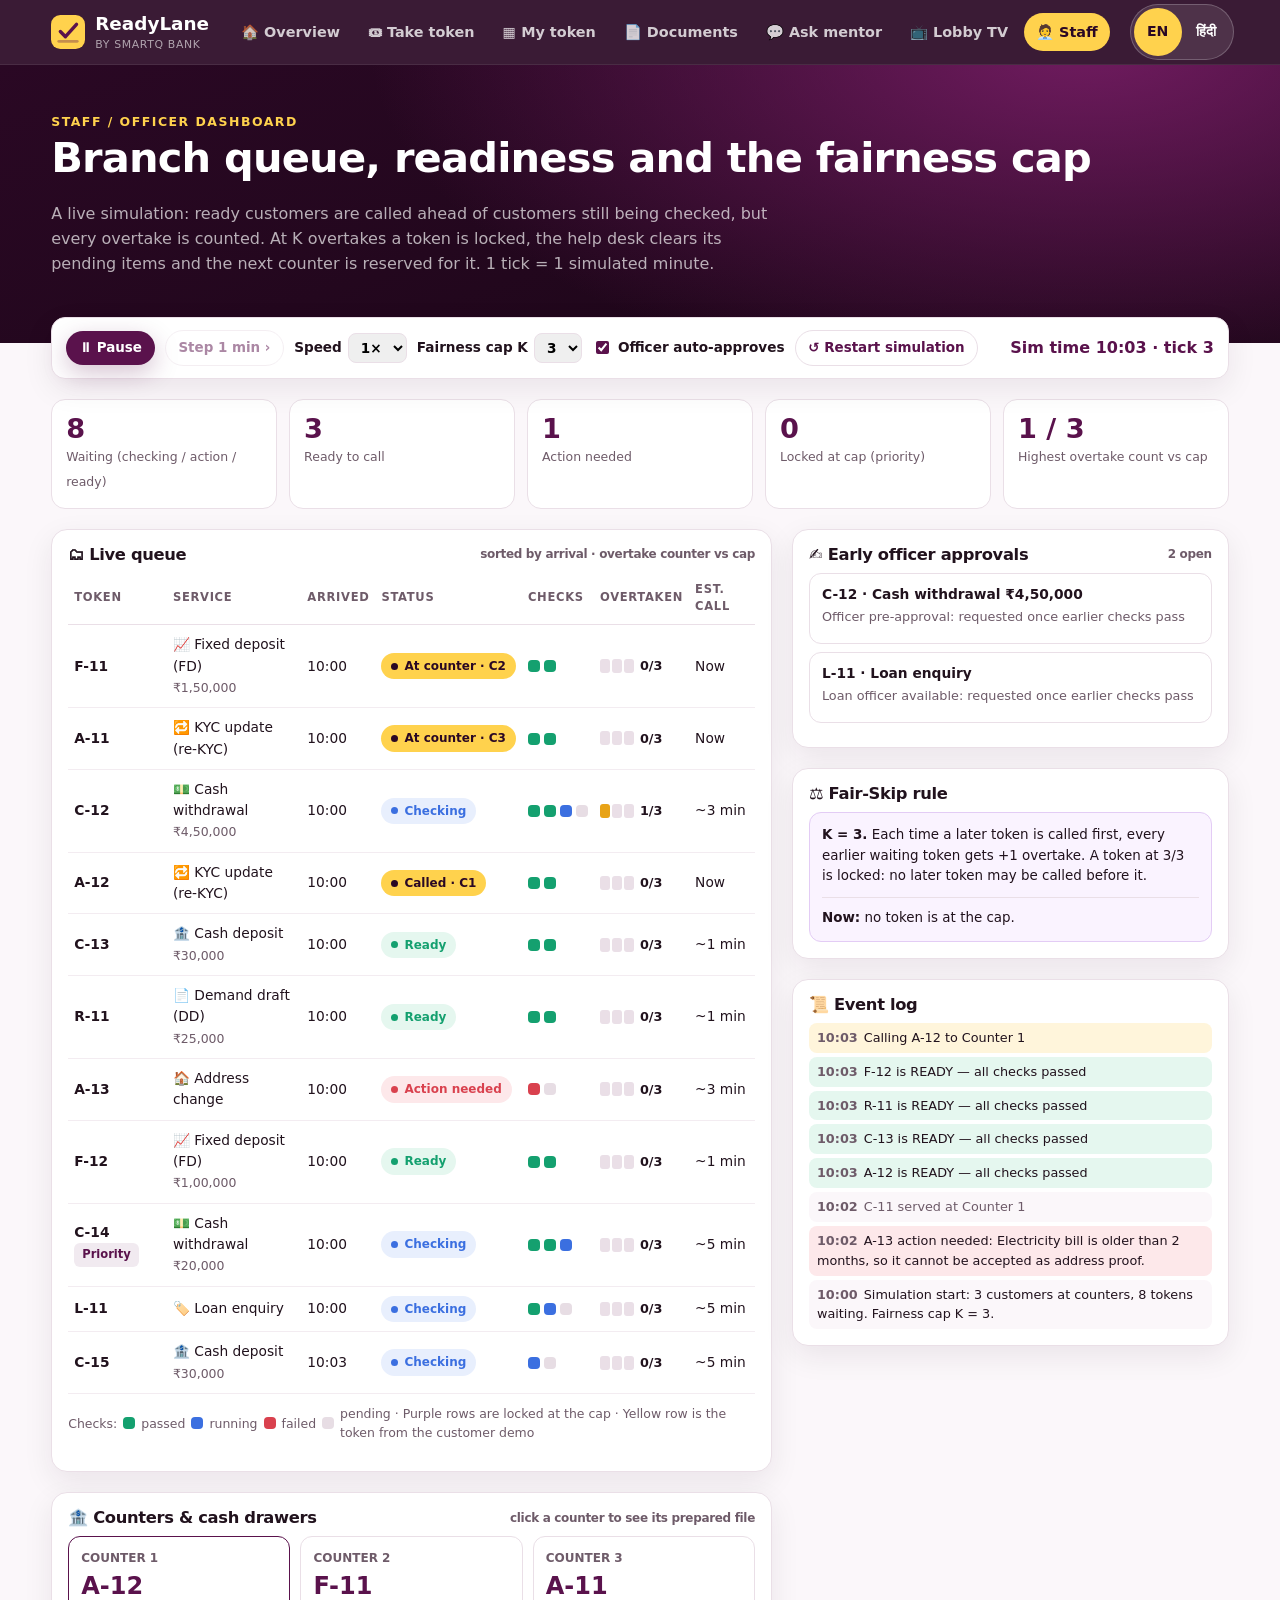
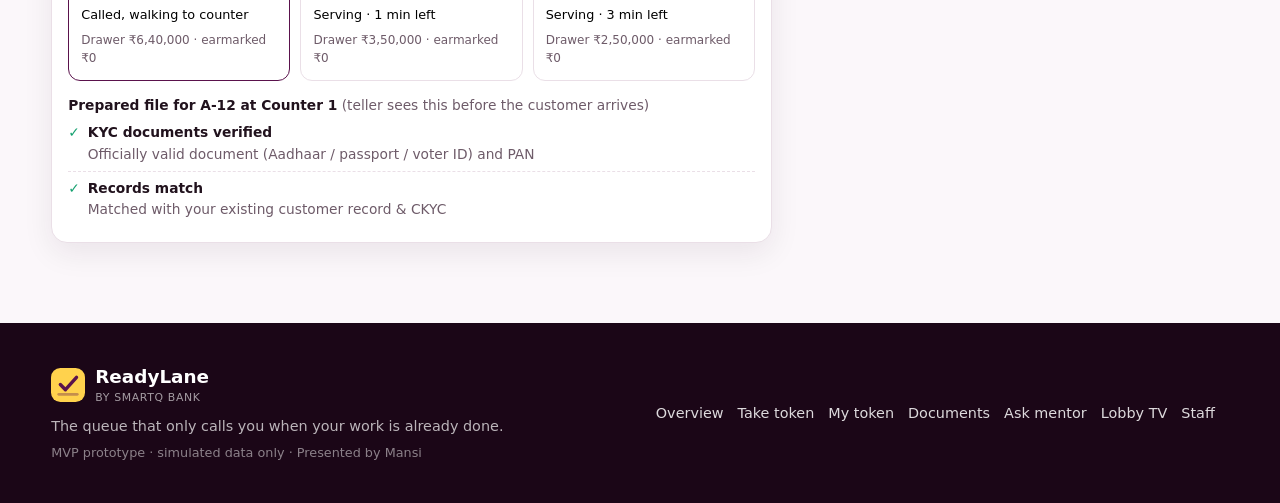
<file: staff.html>
<!doctype html>
<html lang="en" data-title="sf.title"><head>
<meta charset="utf-8"><meta name="viewport" content="width=device-width,initial-scale=1">
<title>Staff dashboard · ReadyLane</title>
<link rel="icon" href="data:image/svg+xml,%3Csvg xmlns=%22http://www.w3.org/2000/svg%22 viewBox=%220 0 40 40%22%3E%3Crect width=%2240%22 height=%2240%22 rx=%2211%22 fill=%22%23FFD24D%22/%3E%3Cpath d=%22M12 21l6 6 11-13%22 fill=%22none%22 stroke=%22%235A124C%22 stroke-width=%224%22 stroke-linecap=%22round%22 stroke-linejoin=%22round%22/%3E%3C/svg%3E">
<link rel="stylesheet" href="assets/css/style.css">
<style>
.bar{display:flex;gap:10px;align-items:center;flex-wrap:wrap;background:#fff;border:1px solid var(--line);border-radius:14px;padding:12px 14px;box-shadow:var(--shadow);margin:-26px 0 20px;position:relative;z-index:2}
.bar label{font-size:.85rem;font-weight:600;display:flex;gap:6px;align-items:center}
.bar select{font:inherit;padding:5px 8px;border-radius:8px;border:1px solid var(--line)}
.bar .clock{margin-left:auto;font-weight:800;color:var(--plum)}
.kpis5{display:grid;grid-template-columns:repeat(5,1fr);gap:12px;margin-bottom:20px}
@media (max-width:900px){.kpis5{grid-template-columns:repeat(2,1fr)}}
.kp{background:#fff;border:1px solid var(--line);border-radius:14px;padding:14px}
.kp b{display:block;font-size:1.7rem;color:var(--plum);line-height:1.1}
.kp span{font-size:.78rem;color:var(--muted)}
.layout{display:grid;grid-template-columns:1.65fr 1fr;gap:20px;align-items:start;padding-bottom:60px}
@media (max-width:1100px){.layout{grid-template-columns:1fr}}
.panel{background:#fff;border:1px solid var(--line);border-radius:16px;box-shadow:var(--shadow);padding:16px;margin-bottom:20px}
.panel h3{display:flex;align-items:center;gap:8px;font-size:1.02rem}
.panel h3 .sub{margin-left:auto;font-size:.75rem;font-weight:600;color:var(--muted)}
table{width:100%;border-collapse:collapse;font-size:.86rem}
th{text-align:left;font-size:.72rem;text-transform:uppercase;letter-spacing:.06em;color:var(--muted);padding:8px 6px;border-bottom:1px solid var(--line)}
td{padding:9px 6px;border-bottom:1px solid #F3ECF1;vertical-align:middle}
tr.locked td{background:#FAF3FF}
tr.mine td{background:#FFFBEA}
.tbl-wrap{overflow-x:auto}
.dots{display:flex;gap:4px}
.dots i{width:12px;height:12px;border-radius:4px;background:#E7DDE4;display:inline-block}
.dots i.pass{background:var(--ok)}.dots i.running{background:var(--info)}.dots i.fail{background:var(--bad)}
.ovt{display:flex;align-items:center;gap:6px;font-weight:700;font-size:.8rem}
.ovt .b{display:flex;gap:2px}.ovt .b i{width:10px;height:14px;border-radius:3px;background:#EADFE7}
.ovt .b i.on{background:var(--warn)}.ovt.cap .b i.on{background:#7B2CBF}
.ctr-grid{display:grid;grid-template-columns:repeat(3,1fr);gap:10px}
@media (max-width:600px){.ctr-grid{grid-template-columns:1fr}}
.ctr{border:1.5px solid var(--line);border-radius:12px;padding:12px;cursor:pointer;transition:.15s;background:#fff;text-align:left;font:inherit}
.ctr:hover,.ctr.sel{border-color:var(--plum)}
.ctr .tk{font-size:1.5rem;font-weight:800;color:var(--plum)}
.ctr .cash{font-size:.75rem;color:var(--muted);margin-top:6px}
.appr{border:1px solid var(--line);border-radius:12px;padding:10px 12px;margin-bottom:8px;font-size:.86rem}
.appr .row{display:flex;justify-content:space-between;align-items:center;gap:8px;flex-wrap:wrap}
.log{max-height:330px;overflow:auto;font-size:.8rem;display:grid;gap:4px}
.log div{padding:5px 8px;border-radius:8px;background:#FBF7FA}
.log .t{font-weight:700;color:var(--muted);margin-right:6px}
.log .ok{background:var(--ok-bg)}.log .bad{background:var(--bad-bg)}.log .prio{background:#F3E4FF;font-weight:600}.log .call{background:#FFF5DB}.log .info{background:var(--info-bg)}
.file{font-size:.86rem}
.file .line{display:flex;gap:8px;padding:6px 0;border-bottom:1px dashed var(--line)}
.file .line:last-child{border:0}
.rule{background:#FAF3FF;border:1px solid #E3CCF5;border-radius:12px;padding:12px;font-size:.84rem}
</style>
</head><body>
<header id="nav"></header>
<div class="dark"><div class="container page-head" style="padding-bottom:50px">
 <span class="eyebrow light" data-i18n="sf.eb">Staff / officer dashboard</span>
 <h1 style="font-size:clamp(1.8rem,4vw,2.6rem)" data-i18n="sf.h1">Branch queue, readiness and the fairness cap</h1>
 <p class="muted" data-i18n="sf.p">A live simulation: ready customers are called ahead of customers still being checked, but every overtake is counted. At K overtakes a token is locked, the help desk clears its pending items and the next counter is reserved for it. 1 tick = 1 simulated minute.</p>
</div></div>
<div class="container">
 <div class="bar">
  <button class="btn btn-sm btn-plum" id="playBtn">⏸ Pause</button>
  <button class="btn btn-sm btn-light" id="stepBtn" data-i18n="sf.step">Step 1 min ›</button>
  <label><span data-i18n="sf.speed">Speed</span> <select id="speed"><option value="1">1×</option><option value="2">2×</option><option value="4">4×</option></select></label>
  <label><span data-i18n="sf.kLabel">Fairness cap K</span> <select id="kSel"><option>1</option><option>2</option><option>3</option><option>4</option><option>5</option></select></label>
  <label><input type="checkbox" id="autoOff" style="accent-color:var(--plum)"> <span data-i18n="sf.auto">Officer auto-approves</span></label>
  <button class="btn btn-sm btn-light" id="resetBtn" data-i18n="sf.reset">↺ Restart simulation</button>
  <span class="clock" id="clock"></span>
 </div>
 <div class="kpis5" id="kpis"></div>
 <div class="layout">
  <div>
   <div class="panel"><h3><span data-i18n="sf.q">🗂 Live queue</span> <span class="sub" data-i18n="sf.qSub">sorted by arrival · overtake counter vs cap</span></h3><div class="tbl-wrap"><table><thead><tr><th data-i18n="sf.th1">Token</th><th data-i18n="sf.th2">Service</th><th data-i18n="sf.th3">Arrived</th><th data-i18n="sf.th4">Status</th><th data-i18n="sf.th5">Checks</th><th data-i18n="sf.th6">Overtaken</th><th data-i18n="sf.th7">Est. call</th></tr></thead><tbody id="qBody"></tbody></table></div>
    <p class="sim-note" style="margin-top:10px" data-i18n-html="sf.legend">Checks: <span class="dots"><i class="pass"></i></span> passed <span class="dots"><i class="running"></i></span> running <span class="dots"><i class="fail"></i></span> failed <span class="dots"><i></i></span> pending · Purple rows are locked at the cap · Yellow row is the token from the customer demo</p></div>
   <div class="panel"><h3><span data-i18n="sf.ctrs">🏦 Counters &amp; cash drawers</span> <span class="sub" data-i18n="sf.ctrsSub">click a counter to see its prepared file</span></h3><div class="ctr-grid" id="ctrs"></div><div id="file" style="margin-top:14px"></div></div>
  </div>
  <div>
   <div class="panel"><h3><span data-i18n="sf.appr">✍ Early officer approvals</span> <span class="sub" id="apprSub"></span></h3><div id="appr"></div></div>
   <div class="panel"><h3 data-i18n="sf.ruleH">⚖ Fair-Skip rule</h3><div class="rule" id="rule"></div></div>
   <div class="panel"><h3 data-i18n="sf.log">📜 Event log</h3><div class="log" id="log"></div></div>
  </div>
 </div>
</div>
<footer id="footer"></footer>
<script src="assets/js/i18n.js"></script>
<script src="assets/js/common.js"></script>
<script src="assets/js/engine.js"></script>
<script>
const $=id=>document.getElementById(id),esc=RL.esc,inr=RL.inr;
let selCtr=1,lastQ='',lastA='',lastC='',lastL='';
$('playBtn').onclick=()=>RL.setPaused(!RL.state.paused);
$('stepBtn').onclick=()=>RL.step();
$('speed').onchange=e=>RL.setSpeed(+e.target.value);
$('kSel').onchange=e=>RL.setK(+e.target.value);
$('autoOff').onchange=e=>RL.setAutoOfficer(e.target.checked);
$('resetBtn').onclick=()=>RL.reset(+$('kSel').value);
function set(id,html,key){if(window[key]===html)return;window[key]=html;$(id).innerHTML=html}
const T=(k,p)=>RL.t(k,p),SL=s=>RL.statusLabel(s);
RL.onLang(()=>{['_k','_q','_c','_f','_a','_r','_l'].forEach(k=>window[k]='')});
function render(st){
 $('playBtn').textContent=st.paused?T('sf.play'):T('sf.pause');$('stepBtn').disabled=!st.paused;$('stepBtn').title=st.paused?'':T('sf.pauseFirst');
 $('speed').value=String(st.speed||1);$('kSel').value=String(st.K);$('autoOff').checked=!!st.autoOfficer;
 $('clock').textContent=T('sf.clock',{t:RL.simClock(st.now),n:st.now});
 const W=st.tokens.filter(t=>['checking','action','ready'].includes(t.state));
 const maxO=Math.max(0,...st.tokens.map(t=>t.overtakes));
 set('kpis',[[W.length,T('sf.k.wait')],[W.filter(t=>t.state==='ready').length,T('sf.k.ready')],[W.filter(t=>t.state==='action').length,T('sf.k.action')],
  [st.tokens.filter(t=>t.locked&&t.state!=='served').length,T('sf.k.locked')],[maxO+' / '+st.K,T('sf.k.max')]].map(([v,l])=>'<div class="kp"><b>'+v+'</b><span>'+l+'</span></div>').join(''),'_k');
 const Q=st.tokens.filter(t=>t.state!=='served').sort((a,b)=>a.seq-b.seq);
 set('qBody',Q.map(t=>{const e=RL.eta(t);
   return '<tr class="'+(t.locked?'locked ':'')+(t.mine?'mine':'')+'"><td><b>'+t.id+'</b>'+(t.senior?' <span class="tag" title="'+T('sf.prioTitle')+'">'+T('sf.prio')+'</span>':'')+(t.mine?' <span class="tag">'+T('sf.you')+'</span>':'')+'</td>'+
   '<td>'+RL.SERVICES[t.service].icon+' '+esc(RL.svcName(t.service))+(t.amount?'<br><span class="muted" style="font-size:.78rem">'+inr(t.amount)+'</span>':'')+'</td><td>'+RL.simClock(t.arrival)+'</td>'+
   '<td><span class="chip '+(t.locked&&t.state!=='called'&&t.state!=='serving'?'priority':RL.STATUS_CLASS[t.state])+'">'+(t.locked&&['checking','action','ready'].includes(t.state)?T('sf.locked',{s:SL(t.state)}):SL(t.state)+(t.counter?' · C'+t.counter:''))+'</span></td>'+
   '<td><span class="dots" title="'+esc(t.checks.map(c=>RL.ckLabel(c)+': '+T('tv.ck.'+c.status)).join('\n'))+'">'+t.checks.map(c=>'<i class="'+c.status+'"></i>').join('')+'</span></td>'+
   '<td><span class="ovt'+(t.overtakes>=st.K?' cap':'')+'"><span class="b">'+Array.from({length:st.K},(_,i)=>'<i class="'+(i<t.overtakes?'on':'')+'"></i>').join('')+'</span>'+t.overtakes+'/'+st.K+'</span></td>'+
   '<td>'+(e===0?T('tv.now'):e==null?'–':T('tv.min',{m:e}))+'</td></tr>'}).join('')||'<tr><td colspan="7" class="muted">'+T('sf.noTokens')+'</td></tr>','_q');
 set('ctrs',st.counters.map(c=>{const t=c.busy&&st.tokens.find(x=>x.id===c.busy);
   return '<button class="ctr'+(c.id===selCtr?' sel':'')+'" data-c="'+c.id+'"><div class="muted" style="font-size:.75rem;font-weight:700">'+T('sf.counter',{c:c.id})+'</div><div class="tk">'+(t?t.id:c.reservedFor?'⏳ '+c.reservedFor:T('sf.free'))+'</div><div style="font-size:.8rem">'+(t?(t.state==='called'?(t.mine?T('sf.calledGrace',{t:'<span class="grace-left" data-until="'+t.graceUntil+'">'+RL.graceLeft(t)+'</span>'}):T('sf.walking')):T('sf.servingLeft',{m:c.left})):c.reservedFor?T('sf.reservedFor'):T('sf.waitReady'))+'</div>'+
   '<div class="cash">'+T('sf.drawer',{a:inr(c.cash),b:inr(c.earmark)})+'</div></button>'}).join(''),'_c');
 document.querySelectorAll('.ctr').forEach(b=>b.onclick=()=>{selCtr=+b.dataset.c;window._c='';window._f='';render(RL.state)});
 const c=st.counters.find(x=>x.id===selCtr),t=c&&c.busy&&st.tokens.find(x=>x.id===c.busy);
 set('file',t?'<div class="file"><b>'+T('sf.file',{id:t.id,c:c.id})+'</b> <span class="muted">'+T('sf.fileSub')+'</span>'+t.checks.map(k=>'<div class="line"><span style="color:var(--ok);font-weight:800">✓</span><div><b>'+esc(RL.ckLabel(k))+'</b><br><span class="muted">'+esc(RL.ckDetail(k))+'</span></div></div>').join('')+'</div>':'<p class="muted" style="margin:0">'+T('sf.noCust',{c:selCtr})+'</p>','_f');
 const A=st.tokens.filter(t=>t.checks.some(k=>k.officer&&k.status!=='pass')&&t.state!=='served');
 $('apprSub').textContent=T('sf.open',{n:A.length});
 set('appr',A.length?A.map(t=>{const k=t.checks.find(k=>k.officer);const live=k.status==='running'&&k.awaiting;
   return '<div class="appr"><div class="row"><b>'+t.id+' · '+esc(RL.svcName(t.service))+(t.amount?' '+inr(t.amount):'')+'</b>'+(t.locked?'<span class="chip priority">'+T('sf.capPrio')+'</span>':'')+'</div><div class="muted" style="font-size:.8rem;margin:2px 0 6px">'+esc(RL.ckLabel(k))+': '+(live?T('sf.awaitYou'):k.status==='fail'?T('sf.visitDesk'):T('sf.later'))+'</div>'+
   (live?'<div class="row" style="justify-content:flex-start"><button class="btn btn-sm btn-ok" data-ap="'+t.id+'">✅ '+T('sf.approve')+'</button><button class="btn btn-sm btn-light" data-rj="'+t.id+'">'+T('sf.reject')+'</button></div>':'')+'</div>'}).join(''):'<p class="muted" style="margin:0">'+T('sf.noAppr')+'</p>','_a');
 document.querySelectorAll('[data-ap]').forEach(b=>b.onclick=()=>RL.approve(b.dataset.ap,true));
 document.querySelectorAll('[data-rj]').forEach(b=>b.onclick=()=>RL.approve(b.dataset.rj,false));
 const L=Q.find(t=>t.locked&&['checking','action','ready'].includes(t.state));
 set('rule',T('sf.rule',{K:st.K})+'<div class="divider" style="margin:10px 0"></div>'+
  (L?T('sf.ruleNow',{id:L.id,o:L.overtakes,K:st.K})+(L.state==='ready'?T('sf.ruleReady'):T('sf.ruleClearing')):T('sf.ruleNone')),'_r');
 set('log',st.log.slice(0,60).map(l=>'<div class="'+(l.cls||'')+'"><span class="t">'+RL.simClock(l.t)+'</span>'+esc(RL.logText(l))+'</div>').join(''),'_l');
}
RL.onChange(render);RL.start();
</script>
</body></html>
</file>
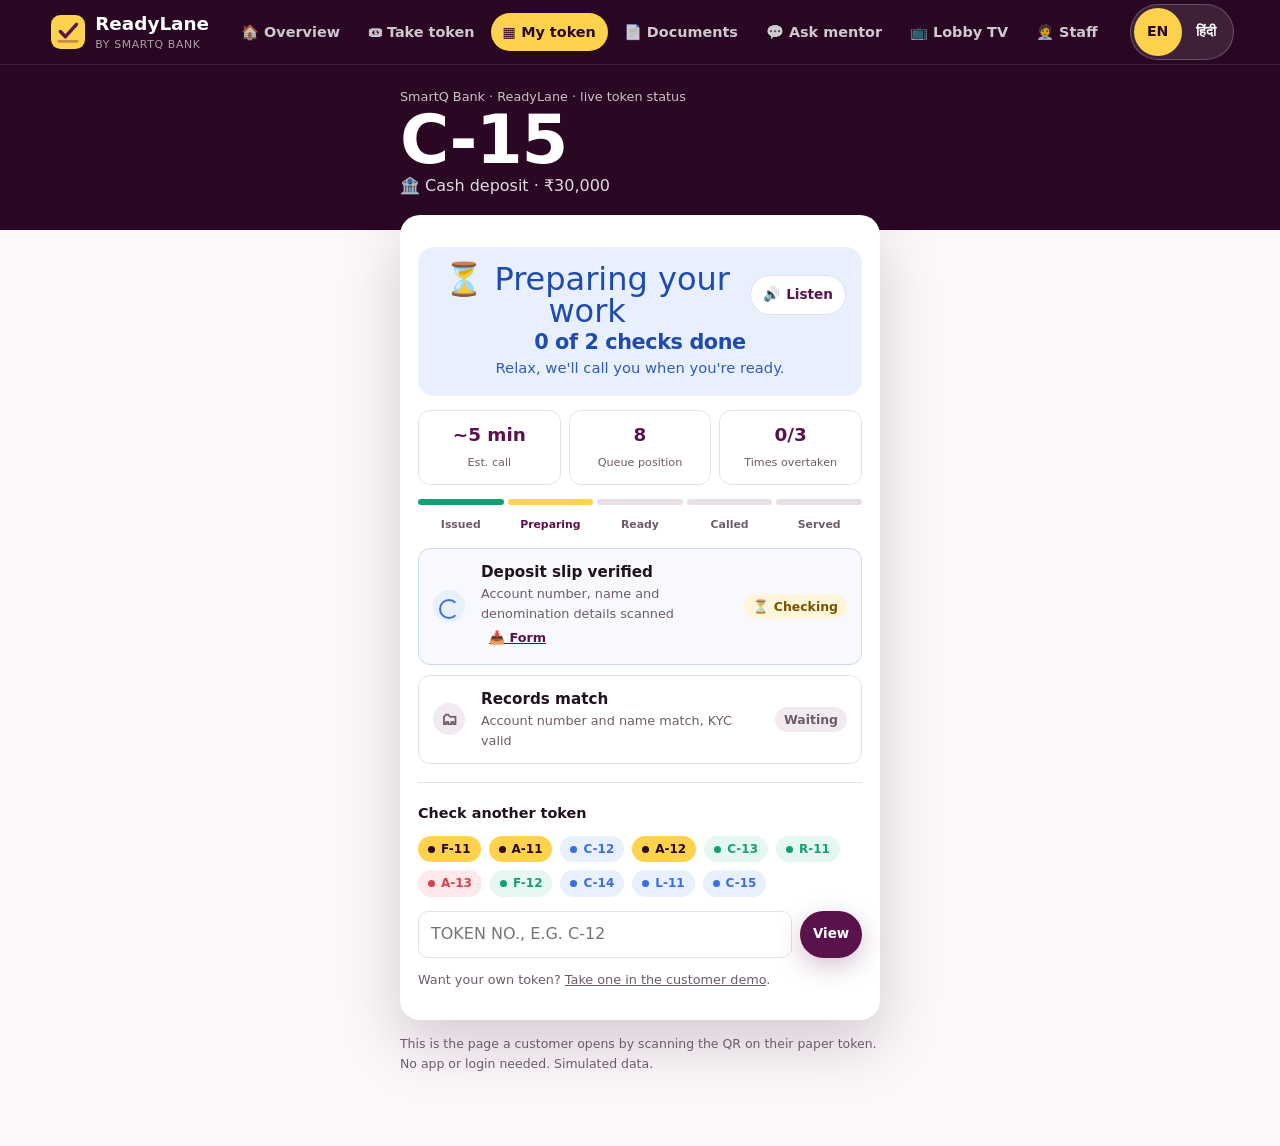
<file: status.html>
<!doctype html>
<html lang="en" data-title="stp.title"><head>
<meta charset="utf-8"><meta name="viewport" content="width=device-width,initial-scale=1">
<title>Token status · ReadyLane</title>
<link rel="icon" href="data:image/svg+xml,%3Csvg xmlns=%22http://www.w3.org/2000/svg%22 viewBox=%220 0 40 40%22%3E%3Crect width=%2240%22 height=%2240%22 rx=%2211%22 fill=%22%23FFD24D%22/%3E%3Cpath d=%22M12 21l6 6 11-13%22 fill=%22none%22 stroke=%22%235A124C%22 stroke-width=%224%22 stroke-linecap=%22round%22 stroke-linejoin=%22round%22/%3E%3C/svg%3E">
<link rel="stylesheet" href="assets/css/style.css">
<style>
body{background:linear-gradient(180deg,var(--plum-deep) 0,var(--plum-deep) 230px,var(--bg) 230px)}
.wrap{width:min(480px,94vw);margin:0 auto;padding:22px 0 60px}
.top{color:#fff;margin-bottom:16px}
.top .tk{font-size:clamp(3rem,14vw,4.2rem);font-weight:800;letter-spacing:-.02em;line-height:1}
.panel{background:#fff;border-radius:20px;box-shadow:var(--shadow-lg);padding:18px}
.picker{display:flex;flex-wrap:wrap;gap:8px;margin-top:10px}
.picker a{text-decoration:none}
.lookup{display:flex;gap:8px;margin-top:14px}
.lookup input{flex:1;font:inherit;padding:10px 12px;border:1.5px solid var(--line);border-radius:10px;text-transform:uppercase}
</style>
</head><body>
<header id="nav"></header>
<div class="wrap">
 <div class="top" id="top"><div style="font-size:.8rem;opacity:.75" data-i18n="stp.top">SmartQ Bank · ReadyLane · live token status</div><div class="tk" id="tkTitle">–</div><div id="tkSub" style="opacity:.85"></div></div>
 <div class="panel"><div id="view"></div><div id="other"></div>
  <form class="lookup" id="lookup"><input name="q" placeholder="Token no., e.g. C-12" data-i18n-ph="stp.ph" aria-label="Token number" data-i18n-aria="stp.ph"><button class="btn btn-plum btn-sm" data-i18n="stp.view">View</button></form>
  <p class="hint" id="ownHint" style="margin-top:12px" data-i18n-html="stp.own">Want your own token? <a href="demo.html">Take one in the customer demo</a>.</p></div>
 <p class="sim-note easy-hide" style="justify-content:center;margin-top:14px" data-i18n="stp.note">This is the page a customer opens by scanning the QR on their paper token. No app or login needed. Simulated data.</p>
</div>
<script src="assets/js/i18n.js"></script>
<script src="assets/vendor/qrcode.js"></script>
<script src="assets/js/common.js"></script>
<script src="assets/js/engine.js"></script>
<script src="assets/js/docs.js"></script>
<script src="assets/js/tokenview.js"></script>
<script>
const qs=new URLSearchParams(location.search);let want=(qs.get('t')||'').toUpperCase();
const view=RL.TokenView(document.getElementById('view'),{paper:false,interactive:true,notify:true,againHref:'demo.html'});
let lastOther='';
function render(st){
 let t=want?RL.find(want):RL.mine();
 if(!want&&!t){ // no token given: show the latest active one so the page is never empty
   t=st.tokens.filter(x=>x.state!=='served').sort((a,b)=>b.seq-a.seq)[0];}
 const title=document.getElementById('tkTitle'),sub=document.getElementById('tkSub');
 let other='';
 if(!t){title.textContent=want||'–';sub.textContent='';view(st,null);
   other='<div class="empty" style="padding:16px 4px">'+RL.t('stp.notActive',{id:RL.esc(want)})+'</div>';}
 else{title.textContent=t.id;sub.textContent=RL.SERVICES[t.service].icon+' '+RL.svcName(t.service)+(t.amount?' · '+RL.inr(t.amount):'')+(t.mine?RL.t('stp.yours'):'');view(st,t);}
 const act=st.tokens.filter(x=>x.state!=='served').sort((a,b)=>a.seq-b.seq);
 other+='<div class="divider"></div><b style="font-size:.9rem">'+RL.t('stp.other')+'</b><div class="picker">'+act.map(x=>'<a href="?t='+x.id+'" class="chip '+RL.STATUS_CLASS[x.state]+'" title="'+RL.statusLabel(x.state)+'">'+x.id+(x.mine?RL.t('stp.youShort'):'')+'</a>').join('')+'</div>';
 document.getElementById('ownHint').style.display=RL.mine()?'none':'';
 if(other!==lastOther){document.getElementById('other').innerHTML=other;lastOther=other}
}
document.getElementById('lookup').onsubmit=e=>{e.preventDefault();const v=e.target.q.value.trim().toUpperCase();if(v)location.search='?t='+encodeURIComponent(v)};
RL.onChange(render);RL.start();
</script>
</body></html>
</file>
<file: assets/css/style.css>
/* ReadyLane — shared styles. Palette taken from the SmartQ/ReadyLane deck. */
:root{
  --plum:#5A124C; --plum-2:#7A1E68; --plum-deep:#2A0824; --plum-ink:#1B0617;
  --gold:#FFD24D; --gold-2:#FFE59A;
  --bg:#FBF7FA; --card:#fff; --line:#EADFE7; --muted:#6E5B69; --ink:#21121D;
  --ok:#14A06F; --ok-bg:#E5F7EF; --warn:#E8A317; --warn-bg:#FFF5DB; --bad:#D9414E; --bad-bg:#FDE8EA;
  --info:#3B6FE0; --info-bg:#E8EFFD;
  --r:16px; --r-sm:10px; --shadow:0 10px 30px rgba(42,8,36,.08); --shadow-lg:0 24px 60px rgba(42,8,36,.18);
  --font: "Inter","Segoe UI",system-ui,-apple-system,Roboto,"Helvetica Neue",Arial,"Noto Sans Devanagari","Nirmala UI","Mangal",sans-serif;
}
*{box-sizing:border-box}
html{scroll-behavior:smooth}
body{margin:0;font-family:var(--font);color:var(--ink);background:var(--bg);line-height:1.55;-webkit-font-smoothing:antialiased}
a{color:inherit}
img{max-width:100%;display:block}
.container{width:min(1180px,92vw);margin:0 auto}
h1,h2,h3,h4{line-height:1.15;margin:0 0 .5em;letter-spacing:-.02em}
h1{font-size:clamp(2.2rem,5vw,3.8rem);font-weight:800}
h2{font-size:clamp(1.7rem,3.2vw,2.5rem);font-weight:800}
h3{font-size:1.2rem;font-weight:700}
p{margin:0 0 1em}
.muted{color:var(--muted)}
.eyebrow{display:inline-flex;gap:.5em;align-items:center;font-size:.78rem;font-weight:700;letter-spacing:.12em;text-transform:uppercase;color:var(--plum-2)}
.eyebrow.light{color:var(--gold)}
.hl{color:var(--gold)}
.hl-plum{color:var(--plum)}

/* ---------- Nav ---------- */
.nav{position:sticky;top:0;z-index:50;background:rgba(42,8,36,.92);backdrop-filter:blur(10px);border-bottom:1px solid rgba(255,255,255,.08)}
.nav .container{display:flex;align-items:center;gap:20px;height:64px}
.brand{display:flex;align-items:center;gap:10px;text-decoration:none;color:#fff;font-weight:800;font-size:1.15rem;white-space:nowrap}
.brand small{display:block;font-weight:500;font-size:.68rem;color:rgba(255,255,255,.6);letter-spacing:.06em;text-transform:uppercase;margin-top:-2px}
.brand-mark{width:34px;height:34px;flex:none}
.nav-links{display:flex;gap:4px;margin-left:auto;flex-wrap:nowrap}
.nav-links a{color:rgba(255,255,255,.78);text-decoration:none;font-size:.9rem;font-weight:600;padding:8px 12px;border-radius:999px;transition:.2s;white-space:nowrap}
.nav-links a:hover{color:#fff;background:rgba(255,255,255,.08)}
.nav-links a.active{color:var(--plum-deep);background:var(--gold)}
.nav-toggle{display:none;margin-left:auto;background:none;border:0;color:#fff;font-size:1.6rem;cursor:pointer}
@media (max-width:1240px){
  .nav-toggle{display:block;margin-left:8px}
  .nav-tools{margin-left:auto}
  .nav-links{display:none;position:absolute;top:64px;left:0;right:0;flex-direction:column;background:var(--plum-deep);padding:12px 4vw 18px;border-bottom:1px solid rgba(255,255,255,.1)}
  .nav-links.open{display:flex}
}

/* ---------- Buttons ---------- */
.btn{display:inline-flex;align-items:center;justify-content:center;gap:.5em;padding:.8em 1.35em;border-radius:999px;border:0;font:inherit;font-weight:700;cursor:pointer;text-decoration:none;transition:transform .15s, box-shadow .2s, background .2s;font-size:.95rem}
.btn:hover{transform:translateY(-1px)}
.btn:disabled{opacity:.5;cursor:not-allowed;transform:none}
.btn-gold{background:var(--gold);color:var(--plum-deep);box-shadow:0 8px 24px rgba(255,210,77,.35)}
.btn-plum{background:var(--plum);color:#fff;box-shadow:0 8px 24px rgba(90,18,76,.25)}
.btn-ghost{background:transparent;color:inherit;border:1.5px solid currentColor}
.btn-light{background:#fff;color:var(--plum);border:1.5px solid var(--line)}
.btn-sm{padding:.5em .95em;font-size:.84rem}
.btn-ok{background:var(--ok);color:#fff}
.btn-bad{background:var(--bad);color:#fff}

/* ---------- Sections ---------- */
section{padding:88px 0}
.dark{background:radial-gradient(1200px 600px at 85% -10%,rgba(122,30,104,.9),transparent 60%),linear-gradient(160deg,var(--plum-deep),var(--plum-ink));color:#fff}
.dark .muted{color:rgba(255,255,255,.68)}
.section-head{max-width:720px;margin-bottom:44px}
.section-head.center{margin-left:auto;margin-right:auto;text-align:center}
.grid{display:grid;gap:22px}
.g2{grid-template-columns:repeat(2,1fr)}.g3{grid-template-columns:repeat(3,1fr)}.g4{grid-template-columns:repeat(4,1fr)}
@media (max-width:900px){.g3,.g4{grid-template-columns:repeat(2,1fr)}}
@media (max-width:640px){.g2,.g3,.g4{grid-template-columns:1fr} section{padding:64px 0}}
.card{background:var(--card);border:1px solid var(--line);border-radius:var(--r);padding:24px;box-shadow:var(--shadow)}
.dark .card{background:rgba(255,255,255,.05);border-color:rgba(255,255,255,.1);box-shadow:none}
.icon-badge{width:46px;height:46px;border-radius:12px;display:grid;place-items:center;font-size:1.35rem;background:linear-gradient(135deg,var(--gold),#FFB84D);color:var(--plum-deep);margin-bottom:14px}
.dark .icon-badge{box-shadow:0 6px 20px rgba(255,210,77,.25)}

/* ---------- Hero ---------- */
.hero{padding:72px 0 96px;position:relative;overflow:hidden}
.hero-grid{display:grid;grid-template-columns:1.1fr .9fr;gap:48px;align-items:center}
@media (max-width:900px){.hero-grid{grid-template-columns:1fr}}
.hero p.lead{font-size:1.18rem;color:rgba(255,255,255,.78);max-width:560px}
.hero-ctas{display:flex;gap:12px;flex-wrap:wrap;margin:28px 0 22px}
.pill-row{display:flex;flex-wrap:wrap;gap:8px}
.pill{display:inline-flex;align-items:center;gap:6px;font-size:.8rem;font-weight:600;padding:6px 12px;border-radius:999px;background:rgba(255,255,255,.08);border:1px solid rgba(255,255,255,.14);color:rgba(255,255,255,.85)}
.hero-visual{position:relative}
.glow{position:absolute;inset:auto;width:420px;height:420px;border-radius:50%;background:radial-gradient(circle,rgba(255,210,77,.25),transparent 65%);right:-80px;top:-60px;pointer-events:none}

/* phone mock */
.phone{width:310px;max-width:100%;margin:0 auto;background:#120410;border-radius:42px;padding:12px;box-shadow:var(--shadow-lg),0 0 0 1px rgba(255,255,255,.08) inset;position:relative}
.phone-screen{background:var(--bg);color:var(--ink);border-radius:32px;overflow:hidden;min-height:560px;position:relative}
.phone-notch{position:absolute;top:12px;left:50%;transform:translateX(-50%);width:110px;height:24px;background:#120410;border-radius:0 0 16px 16px;z-index:3}
.app-top{background:linear-gradient(135deg,var(--plum),var(--plum-2));color:#fff;padding:40px 18px 18px}
.app-top .tk{font-size:2.6rem;font-weight:800;letter-spacing:-.02em}
.app-body{padding:16px}

/* ---------- Status chips ---------- */
.chip{display:inline-flex;align-items:center;gap:6px;font-size:.75rem;font-weight:700;padding:4px 10px;border-radius:999px;white-space:nowrap}
.chip::before{content:"";width:7px;height:7px;border-radius:50%;background:currentColor}
.chip.checking{background:var(--info-bg);color:var(--info)}
.chip.ready{background:var(--ok-bg);color:var(--ok)}
.chip.called{background:var(--gold);color:var(--plum-deep)}
.chip.action{background:var(--bad-bg);color:var(--bad)}
.chip.served{background:#EEE9ED;color:#7d6d79}
.chip.priority{background:#F3E4FF;color:#7B2CBF}
.chip.issued{background:#EEE9ED;color:#5a4a56}

/* ---------- Checklist ---------- */
.checklist{list-style:none;margin:0;padding:0;display:grid;gap:10px}
.check{display:grid;grid-template-columns:36px 1fr auto;gap:12px;align-items:center;padding:12px 14px;border:1px solid var(--line);border-radius:12px;background:#fff;transition:.3s}
.check .ic{width:32px;height:32px;border-radius:50%;display:grid;place-items:center;font-size:.95rem;background:#F1EAF0;color:var(--muted);font-weight:800}
.check .t{font-weight:700;font-size:.95rem}
.check .d{font-size:.8rem;color:var(--muted)}
.check.running{border-color:#C9D7FA;background:#F7F9FF}
.check.running .ic{background:var(--info-bg);color:var(--info)}
.check.running .ic::after{content:"";width:16px;height:16px;border:2.5px solid currentColor;border-right-color:transparent;border-radius:50%;animation:spin .8s linear infinite}
.check.pass{border-color:#BFE8D6;background:#F5FCF9}
.check.pass .ic{background:var(--ok);color:#fff}
.check.fail{border-color:#F6C2C7;background:#FFF7F8}
.check.fail .ic{background:var(--bad);color:#fff}
.check.skip{opacity:.55}
@keyframes spin{to{transform:rotate(360deg)}}
@keyframes pop{0%{transform:scale(.6);opacity:0}70%{transform:scale(1.08)}100%{transform:scale(1);opacity:1}}
@keyframes pulse{0%,100%{box-shadow:0 0 0 0 rgba(255,210,77,.6)}50%{box-shadow:0 0 0 14px rgba(255,210,77,0)}}
@keyframes fadeUp{from{opacity:0;transform:translateY(10px)}to{opacity:1;transform:none}}
.pop{animation:pop .45s ease both}
.fade-up{animation:fadeUp .5s ease both}

/* ---------- Timeline (Issued > Preparing > Ready > Called > Served) ---------- */
.stages{display:flex;gap:4px;align-items:center}
.stage{flex:1;min-width:0;text-align:center;font-size:.68rem;font-weight:700;color:var(--muted);position:relative;padding-top:18px}
.stage::before{content:"";position:absolute;top:0;left:0;right:0;height:6px;border-radius:6px;background:#EADFE7}
.stage.done::before{background:var(--ok)}
.stage.now::before{background:var(--gold);animation:pulse 1.6s infinite}
.stage.now{color:var(--plum)}
.stage.bad::before{background:var(--bad)}

/* ---------- Footer ---------- */
footer{background:var(--plum-ink);color:rgba(255,255,255,.7);padding:40px 0;font-size:.9rem}
footer .container{display:flex;flex-wrap:wrap;gap:16px;justify-content:space-between;align-items:center}
footer a{color:rgba(255,255,255,.85);text-decoration:none;margin-right:14px}

/* ---------- Toasts ---------- */
.toasts{position:fixed;right:18px;bottom:18px;z-index:100;display:grid;gap:10px;max-width:360px}
.toast{background:#fff;border-radius:14px;box-shadow:var(--shadow-lg);padding:12px 14px;display:grid;grid-template-columns:36px 1fr;gap:10px;border-left:5px solid var(--plum);animation:fadeUp .35s ease both;font-size:.88rem}
.toast .ti{width:36px;height:36px;border-radius:10px;display:grid;place-items:center;font-size:1.1rem;color:#fff}
.toast b{display:block;font-size:.82rem}
.toast.sms{border-left-color:var(--info)} .toast.sms .ti{background:var(--info)}
.toast.wa{border-left-color:#25D366} .toast.wa .ti{background:#25D366}
.toast.sys{border-left-color:var(--plum)} .toast.sys .ti{background:var(--plum)}

/* misc */
.kbd{font-family:ui-monospace,Menlo,Consolas,monospace;background:#F1EAF0;border-radius:6px;padding:2px 6px;font-size:.85em}
.divider{height:1px;background:var(--line);margin:18px 0}
.tag{display:inline-block;font-size:.72rem;font-weight:700;padding:3px 8px;border-radius:6px;background:#F1EAF0;color:var(--plum)}
.page-head{padding:44px 0 34px}
.page-head p{max-width:720px}
.sim-note{font-size:.78rem;color:var(--muted);display:flex;gap:6px;align-items:center}
.sr-only{position:absolute;width:1px;height:1px;overflow:hidden;clip:rect(0 0 0 0)}

/* ---------- Token view (demo + status) ---------- */
.paper{background:#fff;border-radius:14px;box-shadow:var(--shadow);padding:16px;display:grid;grid-template-columns:1fr 112px;gap:12px;border-top:6px solid var(--plum);position:relative}
.paper .num{font-size:2.4rem;font-weight:800;color:var(--plum);line-height:1;margin-top:2px}
.paper .qr svg{width:112px;height:112px;display:block}
.paper .meta{font-size:.76rem;color:var(--muted);display:grid;grid-template-columns:auto 1fr;gap:2px 10px;margin-top:8px}
.paper .meta b{color:var(--ink)}
.big-status{border-radius:16px;padding:16px;margin:14px 0;text-align:center}
.big-status h3{margin:4px 0 2px;font-size:1.3rem}
.big-status.checking{background:var(--info-bg);color:#1f4bb0}
.big-status.action{background:var(--bad-bg);color:#a12631}
.big-status.ready{background:var(--ok-bg);color:#0c7650}
.big-status.called{background:var(--gold);color:var(--plum-deep);animation:pulse 1.6s infinite}
.big-status.serving{background:#F3E4FF;color:#5b1d91}
.big-status.served{background:#EEE9ED;color:#5a4a56}
.big-status.held{background:#FFF5DB;color:#7a5600}
.kpis{display:grid;grid-template-columns:repeat(3,1fr);gap:8px;margin:10px 0 14px}
.kpi{background:#fff;border:1px solid var(--line);border-radius:12px;padding:10px 6px;text-align:center}
.kpi b{display:block;font-size:1.15rem;color:var(--plum)}
.kpi span{font-size:.7rem;color:var(--muted)}
.fixbox{background:#fff;border:1.5px solid #F6C2C7;border-radius:12px;padding:12px;margin-top:10px;font-size:.88rem}
.ctrls{display:flex;gap:8px;flex-wrap:wrap;margin-top:12px}
.hint{font-size:.8rem;color:var(--muted)}
.hint.warn{color:#9a6a00;font-weight:600}
.empty{text-align:center;padding:40px 16px;color:var(--muted)}
.phone .paper{grid-template-columns:1fr 84px;padding:12px;gap:8px}
.phone .paper .qr svg{width:84px;height:84px}
.phone .paper .num{font-size:2rem}
.phone .paper .meta{grid-template-columns:1fr;gap:0}
.phone .paper .meta span{font-size:.66rem;text-transform:uppercase;letter-spacing:.05em;margin-top:4px}
.toasts{left:18px;right:auto}

/* =================================================================
   v3: language toggle, easy mode, listen buttons, picture steps,
   documents, checklist status column
   ================================================================= */
.ni{margin-right:5px}
.nav-links{margin-left:auto}
.nav-tools{display:flex;align-items:center;gap:8px;flex:none}
.lang-toggle{display:inline-flex;background:rgba(255,255,255,.1);border:1px solid rgba(255,255,255,.22);border-radius:999px;padding:3px}
.lang-toggle button{font:inherit;font-weight:800;font-size:.88rem;color:#fff;background:none;border:0;border-radius:999px;padding:6px 12px;min-height:40px;min-width:48px;cursor:pointer}
.lang-toggle button.on,.lang-toggle button[aria-pressed="true"]{background:var(--gold);color:var(--plum-deep)}
.easy-btn{font:inherit;font-weight:800;font-size:.86rem;color:#fff;background:rgba(255,255,255,.1);border:1px solid rgba(255,255,255,.22);border-radius:999px;padding:6px 12px;min-height:46px;cursor:pointer;white-space:nowrap}
.easy-btn[aria-pressed="true"]{background:var(--gold);color:var(--plum-deep);border-color:var(--gold)}
@media (max-width:480px){.easy-btn span:last-child{display:none}.nav .container{gap:8px}.brand small{display:none}}
:focus-visible{outline:3px solid var(--gold);outline-offset:2px}
.btn:focus-visible,.svc:focus-visible,.fchip:focus-visible{outline:3px solid var(--plum-2)}

/* listen (text-to-speech) */
.listen{font:inherit;font-weight:700;font-size:.85rem;display:inline-flex;align-items:center;gap:6px;border:1.5px solid var(--line);background:#fff;color:var(--plum);border-radius:999px;padding:6px 12px;min-height:40px;cursor:pointer;flex:none}
.listen:hover{border-color:var(--plum-2)}
.listen.speaking{background:var(--gold);border-color:var(--gold);animation:pulse 1.2s ease-in-out infinite}
.dark .listen{background:rgba(255,255,255,.12);color:#fff;border-color:rgba(255,255,255,.3)}
@keyframes pulse{50%{box-shadow:0 0 0 6px rgba(255,210,77,.35)}}
.btn-big{font-size:1.15rem;padding:1em 1.8em;min-height:58px}

/* numbered picture steps */
.pic-steps{background:#FBF1F8;border:1.5px solid var(--line);border-radius:16px;padding:12px 14px;margin-bottom:6px}
.ps-head{display:flex;justify-content:space-between;align-items:center;gap:10px;margin-bottom:8px}
.ps-list{list-style:none;margin:0;padding:0;display:flex;align-items:stretch;gap:6px;flex-wrap:wrap}
.ps-list li:not(.ps-arrow){flex:1 1 120px;display:flex;flex-direction:column;align-items:center;text-align:center;gap:4px;background:#fff;border-radius:12px;padding:10px 8px;position:relative;min-height:96px}
.ps-n{position:absolute;top:6px;left:8px;width:24px;height:24px;border-radius:50%;background:var(--plum);color:#fff;font-weight:800;font-size:.8rem;display:grid;place-items:center}
.ps-ic{font-size:2rem;line-height:1.2}
.ps-t{font-weight:700;font-size:.86rem;line-height:1.25}
.ps-arrow{align-self:center;color:var(--plum-2);font-weight:800}
@media (max-width:640px){.ps-arrow{display:none}.ps-list li:not(.ps-arrow){flex-basis:40%}}

/* checklist status word + status card */
.check .ic{font-size:1.05rem}
.check .ck-st{font-size:.78rem;font-weight:800;padding:3px 9px;border-radius:999px;background:#F1EAF0;color:var(--muted);white-space:nowrap}
.check.running .ck-st{background:var(--warn-bg);color:#7A5200}
.check.pass .ck-st{background:var(--ok-bg);color:#0B6B49}
.check.fail .ck-st{background:var(--bad-bg);color:#A3202C}
.check.running .ic{font-size:0}
.mini-dl{display:inline-block;margin-left:6px;font-weight:800;color:var(--plum);text-decoration:underline;padding:4px 2px}
.bs-top{display:flex;justify-content:space-between;align-items:center;gap:10px}
.bs-top>span{font-size:2rem;line-height:1}
.bs-sub{font-size:.92rem;opacity:.9}
a.dl{white-space:nowrap}

/* index: customer quick start */
.cust-start{padding:56px 0;background:#fff;border-bottom:1px solid var(--line)}
.big-tiles{display:grid;grid-template-columns:repeat(4,1fr);gap:14px}
@media (max-width:760px){.big-tiles{grid-template-columns:repeat(2,1fr)}}
.big-tile{display:flex;flex-direction:column;align-items:center;justify-content:center;gap:8px;min-height:130px;padding:16px;border:2px solid var(--line);border-radius:18px;background:var(--bg);text-decoration:none;text-align:center;transition:.15s}
.big-tile:hover{border-color:var(--plum);transform:translateY(-2px)}
.big-tile .bt-ic{font-size:2.8rem;line-height:1}
.big-tile b{font-size:1.1rem}

/* ---------- Easy mode: bigger everything, less text ---------- */
.easy-only{display:none}
body.easy .easy-only{display:revert}
body.easy .easy-hide{display:none!important}
body.easy{font-size:1.14rem}
body.easy .btn,body.easy .listen,body.easy .fchip,body.easy .svc,body.easy .big-tile,body.easy .form-row .btn{min-height:56px}
@media (max-width:1240px){body.easy .nav-links a{min-height:52px;display:flex;align-items:center}}
body.easy .btn-sm{font-size:1rem;padding:.7em 1.1em}
body.easy .listen{font-size:1rem;padding:8px 16px}
body.easy .check{padding:16px}
body.easy .check .t{font-size:1.1rem}
body.easy .check .ic{width:44px;height:44px;font-size:1.4rem}
body.easy .check{grid-template-columns:48px 1fr auto}
body.easy .check .ck-st{font-size:.95rem;padding:5px 12px}
body.easy .paper .num,body.easy .phone .paper .num{font-size:3.4rem}
body.easy .svc .e{font-size:2.8rem}
body.easy .svc b{font-size:1.05rem}
body.easy .ps-ic{font-size:2.6rem}
body.easy .ps-t{font-size:1rem}
body.easy .muted{color:#4E3D4A}
body.easy .big-tile .bt-ic{font-size:3.4rem}
.lang-toggle button{min-height:48px}
.nav-toggle{min-width:48px;min-height:48px}
body.easy .lang-toggle button{min-height:48px}
/* easy mode inside the narrow phone mock: stack the status word under the text */
body.easy .phone .check{grid-template-columns:40px 1fr;padding:12px}
body.easy .phone .check .ck-st{grid-column:2;justify-self:start}
body.easy .phone .check .ic{width:36px;height:36px;font-size:1.15rem}
body.easy .phone .check .t{font-size:1rem}
body.easy .dark .muted,body.easy .page-head .muted{color:rgba(255,255,255,.88)}
</file>
